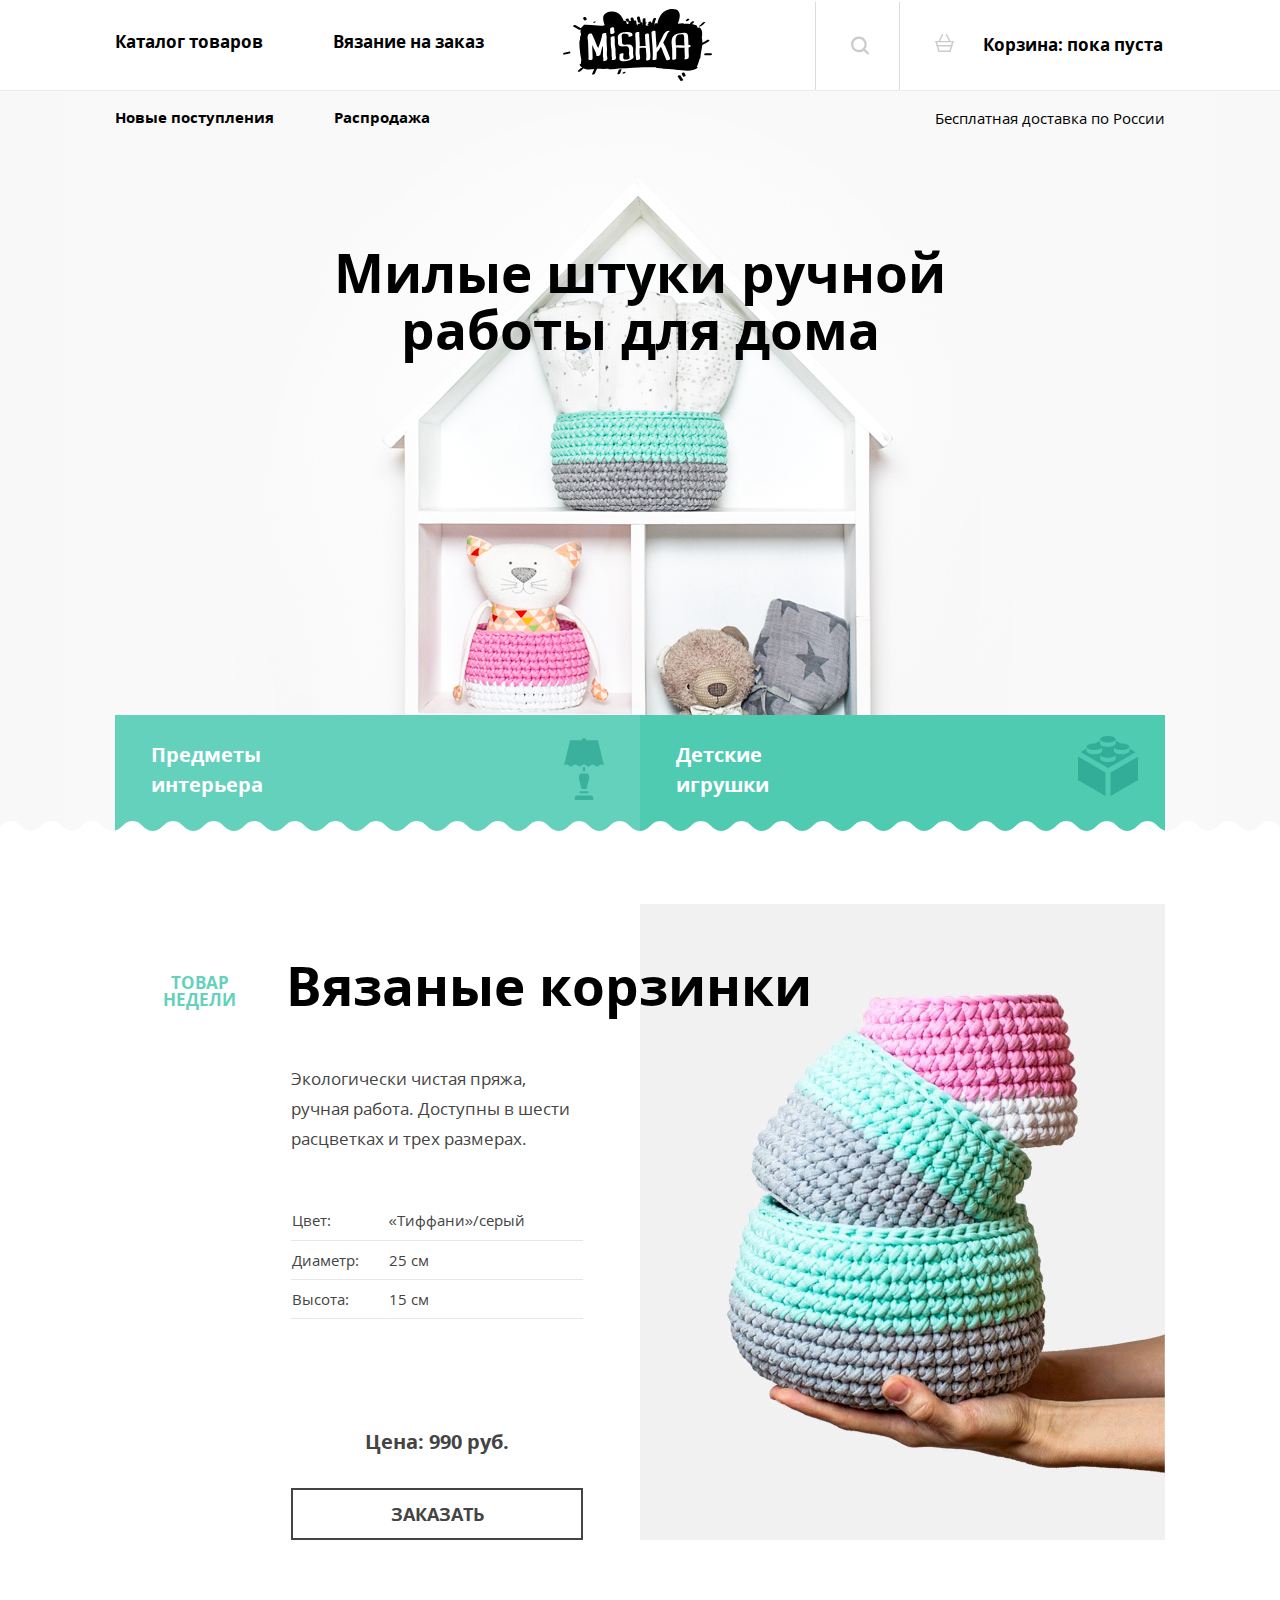
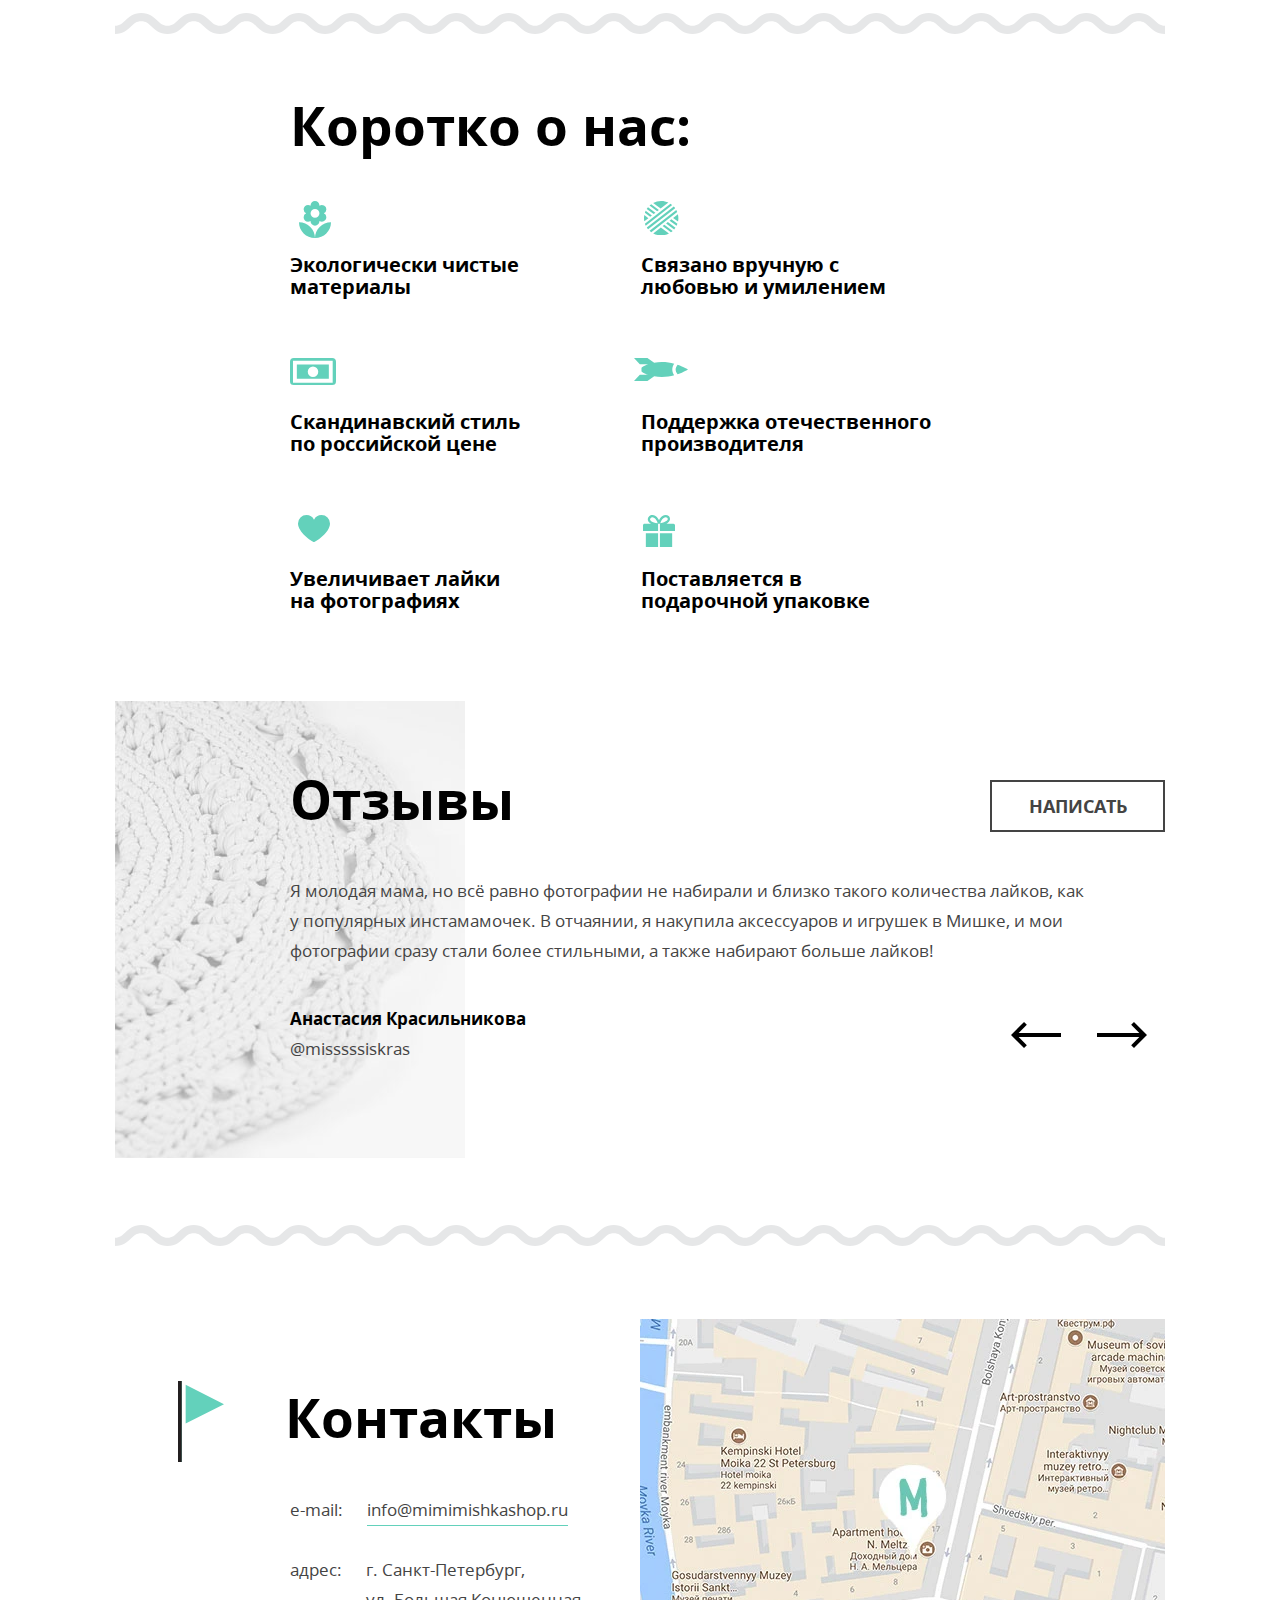
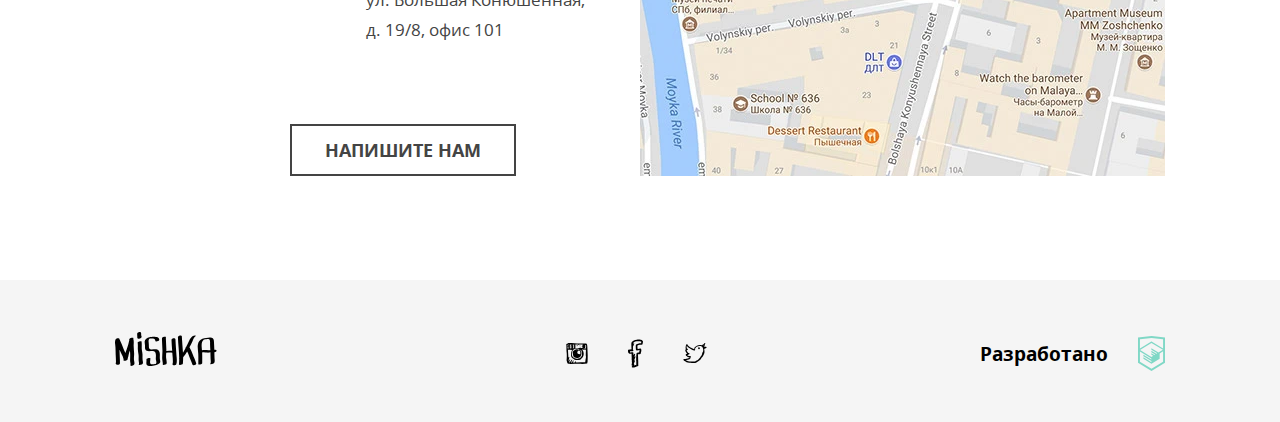
<file: index.html>
<!DOCTYPE html>
<html lang="ru">
  <head>
    <meta charset="utf-8">
    <meta name="viewport" content="width=device-width, initial-scale=1">
    <title>HTML Academy: Мишка</title>
    <link rel="preload" href="fonts/opensans.woff2" as="font" type="font/woff2" crossorigin="anonymous">
    <link rel="preload" href="fonts/opensansbold.woff2" as="font" type="font/woff2" crossorigin="anonymous">
    <link href="css/style.min.css" rel="stylesheet">
    <script src="js/picturefill.min.js" async=""></script>
  </head>
  <body>
    <div style="display: none">
      <svg xmlns="http://www.w3.org/2000/svg" xmlns:xlink="http://www.w3.org/1999/xlink"><symbol id="icon-cart" viewbox="264.205 370.961 20.294 18.849"><path d="M283.75 378.19h-3.151l-3.407-6.814a.75.75 0 1 0-1.341.671l3.071 6.143h-9.138l3.072-6.143a.75.75 0 0 0-1.341-.671l-3.407 6.814h-3.151a.75.75 0 0 0 0 1.5h.157l.855 2.991a.737.737 0 0 0-.316.595c0 .396.309.71.697.739l1.656 5.795h12.697l1.656-5.795a.745.745 0 0 0 .698-.739.738.738 0 0 0-.316-.596l.854-2.991h.157a.75.75 0 1 0-.002-1.499zm-4.181 10.121h-10.433l-1.224-4.284h12.881l-1.224 4.284zm1.653-5.785h-13.739l-.81-2.836h15.359l-.81 2.836z"></path></symbol><symbol id="icon-fb" viewbox="56.519 49.996 14.962 27.718"><path d="M68.181 55.188c1.026.029 1.993 0 2.681-.3.391-.818.556-1.854.619-2.989-.19-.015-.062-.337-.207-.399-.029-.202-.278-.195-.309-.398-.277-.165-.457-.422-.723-.598-.727-.162-1.44-.335-2.164-.499-.849.044-1.895-.103-2.58.1-2.619-.04-3.997 1.12-5.259 2.392-.023.078-.003.197-.105.199-.574 1.587-.125 3.621-.204 5.581.099.436.107.958.204 1.395-.998.296-2.212.387-3.402.499-.317.324-.178 1.089-.206 1.693.085.583.278 1.06.413 1.595.211.193.596.396.825.498.065.029.071.082.103.1.506.268 1.451.008 2.268.1-.136 1.978.256 3.915 0 5.68.007.327.295.382.208.798-.001.963-.067 1.99.208 2.69-.287.455-.497.982-.415 1.794.122.016.114.157.105.299-.075.47.643.175.515.698.162.456-.428.184-.413.498v.896c.53.285 1.462.182 2.268.199.908-.419 2.188-.479 2.785-1.196.459.235.916-.014 1.238-.199-.018-.315.273-.333.205-.698-.004-.328-.173-.496-.103-.896v-2.89c-.206-2.293-.048-4.938-.309-7.176.888-.105 1.917-.075 2.578-.398.357-.451.377-1.23.516-1.895.177-.226.221-.583.206-.996.19-.213.068-.729.104-1.096-.141-.595-.168-1.3-.825-1.39-.884-.235-2.043.595-2.991.299.049-1.134-.293-2.342 0-3.388.746-.181 1.446-.4 2.166-.602zm-3.818 4.783c.117.254.254.486.414.698.079.022.203.003.205.101a10.319 10.319 0 0 0 3.096-.299c0 .998-.271 1.733-.518 2.492-.662.045-1.467.3-1.958.198-.276.165-.372.506-.62.698-.049.441.142.495 0 .797-.201.137-.055.611-.205.796v1.496c.085.281-.146.258-.104.497v3.488c-.085.281.146.258.104.498v2.989c.063.271-.132.791.103.896-.07.364-.412-.021-.824.1-.528.122-.926.369-1.548.4.117-.353.32-.622.311-1.097.049-.381-.365-.312-.516-.49.193-.644.562-1.117.722-1.793.197-.515.714-1.298.31-1.794-.522-.105-.521.293-.826.398-.022.077-.002.196-.103.199-.023.077-.003.196-.103.199.01.12-.151.062 0 0 .022-.078.002-.197.103-.199.023-.077.002-.197.103-.199v-.299c.368-.575.67-1.214.826-1.993.191-.28.283-.656.412-.997.156-.262.34-.869.104-1.195-.517.033-.796.295-.93.697-.32-.189.161-.434.104-.697.138-.231.169-.566.309-.797.202-.413.564-1.304 0-1.596-.438-.023-.612.207-.723.498-.214.191-.43.383-.516.698-.373-.07-.143-.727-.206-1.097-.067-.52.122-.899 0-1.195-.56-.799-2.026-.105-3.197-.299-.108-.307-.222-.984-.104-1.195 1.045-.088 2.479.201 3.197-.199.024-.078.003-.197.104-.199.094-.723-.271-1-.515-1.396.232-.806.04-2.02.104-2.989.233-.141.328-.414.515-.598.112-.955.673-1.476.722-2.49-.273.001-.607-.055-.619.199-.302-.114-.382.479-.515.199-.112-.541.246-.626.309-.997.599-.418 1.212-.82 1.856-1.195 1.741-.244 4.648-.449 6.086.198.051.616-.287.854-.207 1.496h-1.546c-1.092.24-1.987.672-2.991.997-.24.066-.276.331-.516.398-.036.396-.225.646-.311.996-.079 1.431.133 2.589.102 3.978z"></path></symbol><symbol id="icon-feature-ball"><path d="M.286 14.069a17.244 17.244 0 0 0 .008 6.301l4.121-3.21-4.129-3.091zM24.403 1.585C19.62-.623 13.959-.559 9.149 1.992l7.513 5.625 7.741-6.032zm9.498 11.59l-4.811 3.748 4.936 3.695a17.248 17.248 0 0 0-.125-7.443zM9.209 32.414c4.844 2.534 10.724 2.65 15.73.113l-8.096-6.062-7.634 5.949zM7.914 14.433L1.681 9.767c-.32.669-.595 1.356-.825 2.056l5.308 3.974 1.75-1.364zm10.679 10.669l8.336 6.242a17.184 17.184 0 0 0 1.74-1.372l-8.326-6.234-1.75 1.364zm-7.18-13.395L4.002 6.158a17.073 17.073 0 0 0-1.269 1.723l6.931 5.189 1.749-1.363zm10.68 10.668l8.092 6.059c.471-.544.904-1.112 1.297-1.701l-7.639-5.721-1.75 1.363zM14.913 8.98L7.196 3.203a17.436 17.436 0 0 0-1.709 1.394l7.676 5.747 1.75-1.364zm10.679 10.669l6.972 5.221c.33-.662.615-1.341.855-2.033l-6.077-4.55-1.75 1.362zm.856-16.943L.88 22.626c.233.698.513 1.386.839 2.059l26.52-20.663a17.006 17.006 0 0 0-1.791-1.316zm4.295 3.918a17.418 17.418 0 0 0-.939-1.106L2.786 26.567a17.144 17.144 0 0 0 1.279 1.717l27.09-21.108c-.134-.186-.269-.37-.412-.552zm1.555 2.375L5.552 29.838c.544.501 1.114.962 1.708 1.382l25.962-20.228a17.158 17.158 0 0 0-.924-1.993z" fill="#63d1bb"></path></symbol><symbol id="icon-feature-flower" viewbox="8.014 4.35 31.972 37.301"><path fill="#63d1bb" d="M24 41.65c8.827 0 15.986-7.159 15.986-15.986C31.158 25.664 24 32.822 24 41.65zM12.641 20.78a4.442 4.442 0 0 0 4.44 4.441c.932 0 1.803-.294 2.513-.782l-.036.337c0 2.451 1.99 4.441 4.441 4.441s4.44-1.99 4.44-4.441l-.036-.337a4.396 4.396 0 0 0 2.514.782c2.451 0 4.44-1.99 4.44-4.441a4.418 4.418 0 0 0-2.54-3.997 4.434 4.434 0 0 0 2.54-3.997 4.441 4.441 0 0 0-6.954-3.659l.037-.337a4.441 4.441 0 0 0-8.881 0l.036.337a4.392 4.392 0 0 0-2.513-.781 4.442 4.442 0 0 0-4.44 4.44 4.42 4.42 0 0 0 2.54 3.997 4.42 4.42 0 0 0-2.541 3.997zM24 12.343a4.441 4.441 0 0 1 4.44 4.44 4.441 4.441 0 0 1-8.881 0c0-2.451 1.99-4.44 4.441-4.44zM8.014 25.664c0 8.827 7.158 15.986 15.986 15.986 0-8.828-7.158-15.986-15.986-15.986z"></path></symbol><symbol id="icon-feature-gift" viewbox="239.665 239.757 32.666 32.486"><path fill="#63d1bb" d="M242.56 272.243h12.504v-13.91H242.56v13.91zm28.182-23.62h-7.335c.521-.267.984-.549 1.396-.845 1.588-1.133 2.424-2.57 2.42-3.999.002-1.169-.556-2.202-1.359-2.901a4.585 4.585 0 0 0-3.016-1.121c-1.22-.001-2.352.421-3.32 1.069-1.459.979-2.606 2.451-3.424 4.067-.039.079-.078.157-.115.236a12.944 12.944 0 0 0-1.041-1.792c-.691-.985-1.523-1.86-2.497-2.511-.97-.646-2.103-1.069-3.322-1.069-1.213.004-2.323.514-3.155 1.295-.828.783-1.41 1.885-1.412 3.135-.002.73.211 1.494.649 2.188.552.872 1.424 1.628 2.633 2.248h-6.588c-.878 0-1.591.712-1.591 1.59v5.897h15.396v-7.488h1.873v7.488h15.396v-5.897a1.585 1.585 0 0 0-1.588-1.59m-22.362-2.339c-.622-.391-1-.785-1.22-1.135-.22-.354-.294-.662-.296-.963-.004-.504.248-1.042.691-1.461.437-.415 1.028-.667 1.562-.667h.013c.685 0 1.366.231 2.046.683 1.018.671 1.975 1.85 2.645 3.187.342.676.609 1.39.789 2.087-3.082-.321-5.078-1.002-6.23-1.731m10.537-1.627c.557-.797 1.21-1.466 1.887-1.916.68-.451 1.362-.683 2.047-.683h.006c.574 0 1.117.22 1.494.55.377.336.571.739.573 1.171-.004.512-.272 1.259-1.467 2.132-1.138.825-3.101 1.673-6.127 2.265a10.57 10.57 0 0 1 1.587-3.519m-1.98 27.586h12.506v-13.91h-12.506v13.91z"></path></symbol><symbol id="icon-feature-heart" viewbox="47.475 50.071 33.05 27.857"><path fill="#63d1bb" d="M80.525 58.808a8.736 8.736 0 0 0-8.736-8.736A8.727 8.727 0 0 0 64 54.865a8.727 8.727 0 0 0-7.789-4.793 8.736 8.736 0 0 0-8.736 8.736c0 9.127 14.657 19.121 16.525 19.121 1.869 0 16.525-9.95 16.525-19.121z"></path></symbol><symbol id="icon-feature-money" viewbox="46.212 56.834 46.575 27.332"><path d="M88.882 56.834H50.116a3.905 3.905 0 0 0-3.904 3.905V80.26a3.905 3.905 0 0 0 3.904 3.905h38.766a3.906 3.906 0 0 0 3.905-3.905V60.739a3.906 3.906 0 0 0-3.905-3.905zm-39.647 24.95V59.551h40.202v22.233H49.235z"></path><path d="M53.14 77.88h32.395V63.456H53.14V77.88zM69.5 65.354a5.315 5.315 0 1 1 0 10.63 5.315 5.315 0 0 1 0-10.63z"></path></symbol><symbol id="icon-feature-rocket" viewbox="612.532 500.386 54.156 23.183"><path d="M652.844 506.098c-3.647-.971-7.839-1.667-12.359-1.666a46.394 46.394 0 0 0-7.71.623l-6.784-4.668-13.456.005 5.811 6.184h8.447c-4.58 1.598-6.759 3.515-6.759 3.515l.002 3.777s2.313 1.912 6.931 3.518l-8.623-.005-5.811 6.188 13.455.002 6.816-4.692c2.261.398 4.822.647 7.681.648 4.522-.001 8.712-.697 12.36-1.667-1.176-1.775-1.915-3.743-1.918-5.877.003-2.141.738-4.112 1.917-5.885zm3.423 1.034c-1.284 1.605-1.969 3.25-1.965 4.84-.007 1.597.677 3.238 1.968 4.847 6.399-2.162 10.419-4.841 10.419-4.841s-4.019-2.68-10.422-4.846z" fill="#63d1bb"></path></symbol><symbol id="icon-flag" viewbox="-11.34 -28.346 46.68 81.691"><path fill="#63D1BB" d="M-3.561-24.455v38.9l38.9-19.451-38.9-19.449zm-7.779 77.801v-81.691h3.805v81.691h-3.805z"></path><path fill="#231F20" d="M-11.34-28.346h3.805v81.691h-3.805z"></path></symbol><symbol id="icon-insta" viewbox="53.115 53.19 21.769 21.334"><path d="M74.881 65.336c-.013-2.395-.344-4.788-.303-7.135a37.854 37.854 0 0 0-.152-2.278c-.105-.3-.111-.699-.152-1.062-.26-.17-.222-.64-.456-.835-.423-.233-1.201-.114-1.744-.22-.657-.026-1.254-.115-1.899-.153-1.936-.101-3.973-.076-5.996-.076-2.001 0-3.954-.145-5.695-.379h-2.202c-.097.004-.105.098-.227.076-.599.034-1.077.188-1.595.303-.21.119-.421.235-.683.304-.136.192-.513.145-.607.379-.186.212.185.451 0 .607v.911c.173.13.027.58.075.835v.987c-.017 1.281.134 2.397.076 3.72.467 2.762.374 6.537.076 9.413.155.579.363 1.105.455 1.746.256.479.335 1.133.683 1.52.502.206 1.233.186 1.898.229.383.098.667.293 1.14.3 2.843-.21 5.496-.154 8.427-.229 2.704.24 5.802.188 8.275-.228.195-.134.128-.529.228-.76-.056-.385.207-.449.228-.759.131-2.395.164-4.789.15-7.216zm-12.982-6.225c.757-.153 1.48-.341 2.429-.304.71.076 1.287.283 1.897.456.116.184-.243.547.153.684v.076c.059.017.149.002.151.076.445.035.794.167 1.063.379.45.055.536.476 1.138.3-.091.213-.084.524-.075.835.324 1.183.475 2.81.303 4.252-.164.163-.215.442-.303.683-.311.322-.481.785-.836 1.062-.095.236-.25.408-.454.533-.116.213-.206.452-.457.53-.298.163-.577.011-.834-.076-.446.162-.904.312-1.215.607-.816-.096-1.648-.175-2.43-.304-.242-.139-.487-.273-.835-.305a1.997 1.997 0 0 0-.836-.455c-.101-.127-.337-.118-.455-.229-.198-.029-.229-.227-.456-.229-.118-.412-.443-.618-.532-1.062-.226-.331-.308-.805-.455-1.215-.043-1.434.091-2.692.379-3.796.346-.591.779-1.094 1.138-1.67.249.021.365-.09.38-.304.306.053.434-.072.684-.075.257.008.269-.309.458-.449zm-1.67-2.733c-.117-.263-.066-.691-.075-1.062-.007-.285.278-.279.304-.532-.003-.074-.093-.059-.152-.076.126-.146.701-.097.834 0 .132.537-.354.455-.531.684.011.167.322.032.456.076.029.854-.059 1.496 0 2.202h-.456c-.007.234.229.226.456.228-.059.286.092.363.075.607-.226.153-.716.042-1.062.075-.103-.594.235-1.375.151-2.202zm-.683-1.594c.088-.013.134.016.151.076.179.253.01.683-.076.911-.173-.179-.026-.682-.075-.987zm.152 1.822c-.132-.069-.168-.237-.152-.456.132.071.167.238.152.456zm0 1.367c-.058.139-.082-.045-.076-.152.058-.139.081.045.076.152zm-.152.228c.175-.024.084.219.228.227-.009.193-.283.179-.38.077.039-.112.113-.193.152-.304zm-2.354-1.216c.006-.108.013-.214-.076-.228-.073-.733.13-1.415 0-1.973.25-.155.769-.042 1.139-.077v1.139c-.088.064-.203.101-.379.077-.054.28.324.131.379.304.008.853-.056 1.777.152 2.429-.565-.059-.906.107-1.442.076.097-.612-.019-1.435.531-1.594-.012-.141-.257-.047-.304-.153zm-.531 0c-.204.021-.217-.534-.077-.607.328.006.249.501.077.607zm-.152.988c.077-.312.034-.304.075-.683.228.013.26.77-.075.683zm.228-2.05c-.263.054-.273-.266-.153-.38.263-.053.272.267.153.38zm0-1.139c.033.159-.052.201-.076.304-.176.023-.084-.219-.229-.229.025-.102.191-.062.305-.075zm-.228 3.721c.148-.031.11.345-.076.227a.363.363 0 0 0 .076-.227zm-.684-3.721c.029.259-.438.32-.379 0h.379zm-.987.076c-.034.219-.326.179-.379.379-.214-.17.084-.468.379-.379zm-.455.759c.226-.205.451-.41.684-.607-.021-.123.071-.131.076-.228h.229c.102.381-.261.296-.305.531.021.122-.072.131-.075.227.02.335.121.588.075.988-.27.008-.276.28-.607.227.022-.428-.135-.674-.077-1.138zm.076 3.265V57.29c.195-.185.396-.364.607-.532.295.489.179 1.392.455 1.897-.275.157-.75.111-1.062.229zM72.68 69.968c-.109.954-.158 1.968-.379 2.809-2.89.123-6.02.005-8.883.153-.199.045-.273-.031-.229-.229-.253 0-.258.247-.531.229.201-.336.438-.898.151-1.291-.797.013-.797.821-1.138 1.291-.686-.053-1.137.127-1.823.075.18-.705.75-1.021.911-1.745-.395-.55-.989.138-1.214.455-.204.48-.557.81-.76 1.29H57.8c.238-.469.489-.926.759-1.366.171-.512.625-.741.683-1.367-.157-.28-.42-.029-.683 0-.123.182-.272.335-.38.531-.232.376-.501.714-.684 1.14-.181.208-.335.003-.53.227-.389.271-.581.736-.988.987-.174-.06.039-.356.153-.38.045-.181-.096-.55.075-.607.063-.366.212-.647.379-.91.119-.742.521-1.199.684-1.898-.559.099-.674.643-.988.987-.212.445-.542.772-.683 1.291-.174-.131-.028-.58-.076-.836.122-.586.298-1.119.38-1.746.133-.22.173-.535.228-.834.168-.209.046-.61-.077-.761-.226.027-.374.133-.455.304-.192-.032-.193.506-.304.304-.045-2.587-.451-4.812-.456-7.438.026-.331-.183-.424-.228-.685 1.629.028 3.121.091 4.783.229-.089.139-.199.257-.304.379-.144.07-.226.173-.378.304-.604 1.653-.975 3.984-.607 6.15.229.58.589 1.029.986 1.441.907.485 1.635 1.149 2.506 1.671 1.701.361 3.84.369 5.541 0 .236-.12.484-.226.685-.38 1.364-1.242 2.753-2.459 2.961-4.859v-1.367c-.197-1.598-.688-2.905-1.747-3.644.331-.22 1.099.043 1.67.076.223.013.447.014.684 0 .408-.024.928-.055 1.443 0 .144.187.113.544.228.76-.062 1.684-.192 3.3-.152 5.087.103.454.127.986.229 1.441-.091.973-.237 1.89-.457 2.732zm.379-11.16c-.639-.12-1.232-.284-1.897-.379.072-.333.799-.01.987-.228.385-.223.295-.92.304-1.51.032-.348.114-.644.076-1.063-.401-.951-1.783-.421-2.886-.455-.225.718-.47 1.8-.304 2.657.169.49 1.024.292 1.519.456-.14.332-.688.057-.987.076-.296-.083-.707-.052-.986-.151-2.285.078-4.284.004-6.529.151.117-1.248.063-2.465-.076-3.645h3.112c-.344.364-.912.507-1.29.835-.44.244-.861.505-1.139.911.249.134.535-.245.759-.379.355-.074.479-.381.835-.455.423-.438 1.096-.625 1.67-.912.378-.022.697.013.987.077 1.283.007 2.456.126 3.796.076.614.145 1.45.069 1.974.304.107.298.231.579.305.911.008.986-.149 1.816-.23 2.723zm-5.845-3.72c.11-.047-.009-.092 0 0zm0 0c-.529.154-1.019.348-1.367.682.484-.198 1.059-.306 1.367-.682zm1.062.607c.111-.047-.007-.091 0 0zm-1.746.911c.727-.158 1.181-.591 1.746-.911-.437.019-.592.32-.987.379-.215.217-.6.26-.759.532zm-.683-.835c-.111.047.007.092 0 0zm-.683.607c.11-.046-.008-.092 0 0zm-.075.076c.063.014.07-.03.075-.076-.064-.014-.072.03-.075.076zm-.077.076c.064.014.072-.03.077-.076-.067-.013-.072.029-.077.076zm-.834.608c.346-.134.613-.348.834-.607a2.018 2.018 0 0 0-.834.607zm2.276.987c.533-.049.749-.416 1.215-.531.284-.298.784-.381.987-.76-.56.023-.766.399-1.216.531-.284.297-.751.413-.986.76zm-2.276-.987c-.317-.074-.016.227 0 0zm-.533.379c.021.021.115-.037.076-.077-.021-.02-.116.038-.076.077zm2.809.608c-.11.047.007.091 0 0zm-1.14 1.821c-.223-.231-.676-.233-.986-.379-.697-.038-1.223.093-1.746.229-.304.151-.607.304-.91.454-.266.166-.444.417-.76.532-.205.225-.352.51-.684.607-.004.223-.173.281-.304.379-.089.115-.094.312-.227.381-.007.12.036.29-.076.303.108 1.512.291 2.948.683 4.177.287.623.975.846 1.442 1.29.589.297 1.328.444 2.126.531.277-.052.553-.105.911-.076a5.088 5.088 0 0 0 2.81-1.441c.1-.281.252-.508.455-.684-.254-.671.293-1.098.455-1.59.002-1.344-.201-2.48-.607-3.415-.256-.579-.92-.751-1.366-1.139-.059-.018-.15-.003-.151-.077-.269-.136-.733-.239-1.065-.082zm-3.415 4.327c-.113-.063-.109-.244-.152-.379.256-.078.118.237.152.379zm.076.305c.041-.117.079-.006.076.075-.04.118-.079.005-.076-.075zm.456-2.051c.015-.086.075-.042.075 0-.014.087-.075.043-.075 0zm1.67-2.125c-.203.258.041.576.077.836-.305-.039-.574-.887-.077-.836zm.379 3.948c-.04-.038.055-.097.076-.076.04.038-.054.097-.076.076zm.759 2.884c.034-.109.066.008.152 0-.018.097-.15.077-.152 0zm2.201-2.581c-.233-.057-.145.208-.379.152.069-.159.118-.338.229-.455.134.019.172.13.15.303zm-1.137-3.796c.211.119.441.217.606.381.085.219.243.363.38.529.058.778.179 1.492.151 2.354-.257.099-.438.271-.683.381-.78-.006-1.358-.212-1.897-.456-.171-.259-.355-.505-.532-.759v-1.062c.17-.185.319-.391.456-.607.228-.127.508-.201.454-.607-.038-.062-.078-.124-.075-.229.158.045.245.159.379.229.323.017.41-.2.761-.154z"></path></symbol><symbol id="icon-interior" viewbox="-259.404 -19.675 40.219 62.411"><path d="M-244.227 18.283c-.286.966-.245 2.191.027 3.639.494 2.635 1.687 6.041 2.358 9.67h5.062c.696-3.641 1.949-7.05 2.471-9.683.287-1.445.33-2.66.041-3.617-.275-.899-.89-1.618-2.021-2.303h-5.997c-1.075.679-1.674 1.391-1.941 2.294zm11.832 19.995h-13.799c-1.293 0-2.299.976-2.299 2.229v2.229h18.397v-2.229c0-1.253-1.006-2.229-2.299-2.229zm7.133-55.724h-11.732c0-1.244-1.015-2.229-2.3-2.229-1.283 0-2.3.985-2.3 2.229h-11.737l-6.073 25.517c.794-.461 1.589-.992 2.632-.992 1.359 0 2.243.818 2.924 1.375.682.557 1.162.849 1.447.849.292.001.769-.287 1.451-.836.681-.548 1.564-1.358 2.915-1.358 1.349 0 2.237.806 2.919 1.354.684.549 1.161.84 1.451.84.146 0 .338-.073.58-.214.242-.141.53-.353.872-.626.512-.411 1.139-.967 1.99-1.218.284-.085.593-.136.93-.136 1.347 0 2.238.805 2.92 1.354.683.548 1.159.84 1.451.84.287-.002.766-.296 1.445-.85.684-.554 1.571-1.367 2.925-1.367 1.356 0 2.239.817 2.919 1.371.342.276.631.489.872.631.24.143.431.214.575.214.288 0 .762-.293 1.442-.854.68-.559 1.567-1.384 2.929-1.384 1.044 0 1.839.533 2.632.997l-6.079-25.507zm-10.619 51.266h-6.864c-.657 0-1.15.479-1.15 1.115 0 .635.493 1.113 1.15 1.113h6.9c.655 0 1.15-.479 1.15-1.113 0-.636-.495-1.115-1.15-1.115h-.036zm-3.414-24.484c-.146 0-.338.074-.58.213-.157.094-.37.261-.57.41v3.731h2.299V9.959c-.505-.378-.908-.623-1.149-.623z" fill="#149080"></path></symbol><symbol id="icon-left-arrow"><path d="M50 11.002H7.659l8.174-8.174L13.005 0 0 12.998l.003.003-.003.004 13.005 12.998 2.828-2.828-8.172-8.173H50z"></path></symbol><symbol id="icon-mail"><path d="M28 5H4a4 4 0 0 0-4 4v13a4 4 0 0 0 4 4h24a4 4 0 0 0 4-4V9a4 4 0 0 0-4-4zM2 10.25l6.999 5.25L2 20.75v-10.5zM30 22c0 1.104-.898 2-2 2H4c-1.103 0-2-.896-2-2l7.832-5.875 4.368 3.277a3 3 0 0 0 3.599 0l4.369-3.277L30 22zm0-1.25l-7-5.25 7-5.25v10.5zm-12.801-2.148c-.35.263-.763.4-1.199.4s-.851-.139-1.2-.4L10.665 15.5l-.833-.625L2 9.001V9c0-1.103.897-2 2-2h24c1.102 0 2 .897 2 2l-12.801 9.602z"></path></symbol><symbol id="icon-map-pin"><path fill="#FFF" d="M56.334 9.228c-12.892-12.305-33.773-12.305-46.667 0-12.891 12.297-12.891 32.248 0 44.542 0 0 23.318 21.832 23.318 47.031 0-25.199 23.343-47.031 23.343-47.031 12.897-12.294 12.897-32.245.006-44.542z"></path><path fill="#6BC6B3" d="M47.036 45.522c-.636-3.277.13-6.947.027-10.284-.115-3.755-.713-7.485-.665-11.246.039-3.044.545-6.173-.503-9.091.065-.332.134-.662.195-.995.271-1.463-4.577-.689-5.338.649-.479.393-.726.861-.523 1.339.051.121.097.243.142.365-.917 4.485-2.197 8.827-3.668 13.174-.563 1.663-1.244 3.288-1.817 4.946-.814-1.545-1.638-3.071-2.3-4.728-1.922-4.805-3.656-9.661-6-14.285.266-2.14-4.484-1.916-5.421.044-1.132 2.371-.986 4.763-.613 7.299.42 2.858.494 5.668.528 8.554.066 5.566.502 11.119.584 16.684-.496.552-.646 1.233-.127 1.924.226.302.505.535.799.769 1.265 1.013 4.899.15 4.893-1.779-.02-5.771-.437-11.531-.589-17.299-.015-.565-.025-1.129-.034-1.694.08.203.159.406.24.607.896 2.245 1.833 4.427 3.059 6.514 1.214 2.068 1.824 4.289 2.523 6.547-.265.303-.423.647-.326.991-.055.251.099.409.352.504.894.766 2.578.383 3.513-.01a8.28 8.28 0 0 0 1.155-.593c.483-.297 1.236-.95 1.021-1.622a44.64 44.64 0 0 1-.121-.391c.657-1.776.992-3.625 1.352-5.5.381-2 1.095-3.892 1.812-5.786.073.867.149 1.732.219 2.597.285 3.575.046 7.099.011 10.674a16.22 16.22 0 0 0 .306 3.445c.096.479.514 2.53.394 2.642-.855.79-.606 1.759.539 2.011 1.279.281 2.912-.148 3.877-1.039 1.675-1.548.882-3.98.504-5.937z"></path></symbol><symbol id="icon-menu-close"><path fill="#231F20" d="M20.513 1.414L19.099 0l-8.843 8.842L1.414 0 0 1.414l8.842 8.842L0 19.098l1.414 1.414 8.842-8.842 8.843 8.842 1.414-1.414-8.842-8.842z"></path></symbol><symbol id="icon-menu-open"><path fill="#231F20" d="M0 0h19.958v2H0zm0 6h19.958v2H0zm0 6h19.958v2H0z"></path></symbol><symbol id="icon-phone"><path d="M17.321 24.333h-1.115c-4.904-.58-8.497-2.857-11.11-5.772C2.473 15.637.402 11.875 0 6.817V5.459c.091-.921.544-1.55 1.067-2.086.65-.666 1.63-1.522 2.522-1.553.659-.022 1.78.451 2.232 1.066.388.53.595 1.59.775 2.378.185.797.6 1.95.485 2.717-.176 1.196-1.764 1.703-2.231 2.572 1.551 3.721 4.089 6.456 7.472 8.345.847-.465 1.595-1.864 2.767-1.892.428-.012.972.209 1.406.34.477.143.891.326 1.311.484.705.266 1.957.621 2.378 1.213.433.61.681 1.608.581 2.231-.194 1.234-2.227 2.603-3.444 3.059zM12.529 1.528c5.949 0 10.771 4.822 10.771 10.771h1.529C24.829 5.507 19.323 0 12.529 0v1.528z"></path><path d="M12.529 9.327v1.552a1.42 1.42 0 0 1 1.421 1.42h1.553a2.973 2.973 0 0 0-2.974-2.972zm0-3.081a6.054 6.054 0 0 1 6.056 6.054h1.588a7.642 7.642 0 0 0-7.644-7.641v1.587z"></path></symbol><symbol id="icon-play" viewbox="247.3 382.56 100.678 76.891"><path fill="#63D1BB" d="M344.255 400.708s-.92-7.008-3.785-10.078c-3.632-4.041-7.674-4.066-9.541-4.297-13.326-1.023-33.303-1.023-33.303-1.023h-.051s-19.978 0-33.304 1.023c-1.867.23-5.908.256-9.54 4.297-2.84 3.096-3.786 10.078-3.786 10.078s-.896 8.211-.896 16.422v7.699c0 8.21.947 16.421.947 16.421s.921 7.009 3.785 10.078c3.632 4.041 8.364 3.913 10.487 4.349 7.622.767 32.356 1.022 32.356 1.022s20.003-.025 33.329-1.048c1.867-.23 5.908-.256 9.54-4.298 2.84-3.069 3.786-10.078 3.786-10.078s.946-8.21.946-16.421v-7.699c-.023-8.236-.97-16.447-.97-16.447z"></path><path fill="#FFF" d="M297.614 459.449h-.016c-1.015-.011-24.946-.266-32.604-1.037l-.14-.014-.137-.028c-.271-.056-.668-.107-1.126-.167-2.503-.328-7.159-.938-10.839-5.019-3.354-3.616-4.377-10.771-4.483-11.576l-.005-.043c-.039-.342-.965-8.463-.965-16.736v-7.699c0-8.266.875-16.378.912-16.72l.009-.071c.108-.802 1.155-7.928 4.474-11.557 3.996-4.439 8.531-4.899 10.712-5.121.192-.02.37-.037.529-.058l.126-.013c13.277-1.019 33.312-1.031 33.514-1.031h.051c.201 0 20.236.013 33.514 1.031l.126.013c.159.021.337.038.529.058 2.179.221 6.71.682 10.704 5.112 3.354 3.616 4.377 10.771 4.483 11.577l.005.043c.039.342.965 8.459.99 16.753v7.708c0 8.273-.926 16.395-.965 16.736l-.007.053c-.108.805-1.156 7.953-4.478 11.562-3.994 4.435-8.527 4.896-10.707 5.117-.193.02-.371.037-.53.057l-.126.013c-13.276 1.02-33.334 1.057-33.535 1.058l-.015-.001zm-31.944-6.497c7.477.729 31.216.989 31.968.997.657-.001 20.135-.049 33.047-1.036.178-.021.371-.041.58-.062 1.836-.186 4.608-.468 7.186-3.335l.026-.029c1.825-1.974 2.853-6.928 3.075-8.552.059-.514.926-8.358.926-16.08v-7.699c-.023-7.76-.896-15.627-.951-16.109-.32-2.382-1.434-6.789-3.066-8.539l-.035-.038c-2.577-2.868-5.351-3.149-7.186-3.336a34.367 34.367 0 0 1-.58-.062c-13.066-.998-32.834-1.011-33.033-1.011h-.051c-.198 0-19.967.013-33.033 1.011a33.29 33.29 0 0 1-.58.062c-1.835.187-4.607.468-7.186 3.336l-.019.021c-1.828 1.993-2.855 6.924-3.082 8.552-.062.591-.875 8.399-.875 16.089v7.699c0 7.749.871 15.598.926 16.083.32 2.381 1.433 6.789 3.066 8.539l.035.039c2.322 2.584 5.303 2.975 7.479 3.259.481.061.939.121 1.363.201z"></path><path fill="#FFF" d="M285.733 403.138v35.708l29.747-17.854z"></path></symbol><symbol id="icon-right-arrow"><path d="M0 11.002h42.341l-8.175-8.174L36.995 0 50 12.998l-.004.003.004.004-13.005 12.998-2.829-2.828 8.173-8.173H0z"></path></symbol><symbol id="icon-search" viewbox="-0.8 -0.8 17.6 17.6"><path d="M16.47 14.93l-3.415-3.415A7.67 7.67 0 0 0 14.6 6.899C14.6 2.646 11.153-.8 6.9-.8S-.8 2.646-.8 6.899s3.446 7.7 7.699 7.7c1.734 0 3.326-.58 4.613-1.546l3.417 3.416c.203.202.418.33.771.33a1.1 1.1 0 0 0 1.1-1.1c0-.24-.061-.499-.33-.769zM1.399 6.899a5.5 5.5 0 1 1 11 0c0 3.038-2.462 5.5-5.5 5.5s-5.5-2.461-5.5-5.5z"></path></symbol><symbol id="icon-tick"><path d="M32.666 1.414L31.252 0 11.338 19.914 1.414 9.989 0 11.403l9.924 9.925 1.414 1.414h.001l1.414-1.414h-.001z"></path></symbol><symbol id="icon-toy" viewbox="226.001 226.19 60 59.62"><path fill="#149080" d="M226.001 269.871l27.438 15.934v-23.346l-27.438-15.94v23.352zm51.346-31.244v2.453c0 1.817-3.458 3.29-7.73 3.29-4.266 0-7.727-1.473-7.727-3.29v-4.059h.024c.26 1.714 3.604 3.073 7.702 3.073 4.272 0 7.729-1.474 7.729-3.285 0-1.819-3.457-3.289-7.729-3.289-.339 0-.675.01-1.002.03l-4.975-2.888v3.086c0 1.817-3.454 3.29-7.723 3.29-2.683 0-5.045-.583-6.433-1.467a3.928 3.928 0 0 0-.732-.586c-.363-.381-.565-.797-.565-1.236v-2.986l-4.807 2.792a21.384 21.384 0 0 0-1.054-.033c-4.267 0-7.727 1.469-7.727 3.289 0 1.811 3.46 3.285 7.727 3.285 4.099 0 7.446-1.358 7.705-3.073h.022v4.059c0 1.817-3.455 3.29-7.727 3.29-4.267 0-7.727-1.473-7.727-3.29v-2.42l-5.952 3.452 27.531 15.986 27.351-15.882-6.181-3.591zm-13.644 10.166c0 1.817-3.46 3.287-7.727 3.287-4.269 0-7.729-1.47-7.729-3.287v-4.059h.024c.26 1.715 3.603 3.076 7.705 3.076 4.101 0 7.443-1.361 7.705-3.076h.021v4.059h.001zm-5.145 13.873v23.144L286 269.871v-23.144l-27.442 15.939zm-2.641-29.904c4.269 0 7.723-1.47 7.723-3.286 0-1.814-3.454-3.287-7.723-3.287-4.27 0-7.729 1.472-7.729 3.287-.001 1.816 3.459 3.286 7.729 3.286"></path></symbol><symbol id="icon-twitter" viewbox="52.253 53.771 23.494 20.168"><path d="M75.706 57.855c-.227-.366-.909-.277-1.407-.371h-1.112c.142-.353.343-.646.52-.963.056-.438.254-.734.223-1.26.129-.167.176-.417.296-.593.104-.144.242-.477.074-.667-.051-.221-.295-.249-.593-.222a.515.515 0 0 0-.222.148c-.448.433-.778 1.014-1.261 1.408-.009.008-.062 0-.074 0-.087.005-.033.046-.075.074-.146.098-.257.152-.369.223-.284.176-.547.445-.891.519-.529-.211-1.156-.326-1.852-.37-1.157.102-2.303.215-3.038.741-.911.35-1.477 1.042-2.149 1.63-.049.32-.342.398-.37.741-.005.045-.012.088-.073.074.043.241-.051.345-.074.519-.001.133.199.431 0 .52-.822-.12-1.485-.63-2.149-.964-.718-.36-1.468-.604-2.074-1.111-.716-.322-1.26-.816-1.778-1.334-.208-.312-.542-.496-.667-.89-.379-.164-.175-.912-.741-.889-.315-.043-.345.199-.444.37-.07.227-.361.232-.371.519-.004.046-.011.088-.074.075-.17 1.089-.527 1.992-.519 3.26.129.415.35.738.593 1.038-.418.051-.716.222-.89.519-.06 1.073.378 1.647.742 2.297.134.384.352.685.593.963.017.229.206.288.296.445.019.105.123.125.149.223-.04.105.289.18.073.221-.413.131-1.016.07-1.259.371-.109.279-.109.833 0 1.111.034.237.282.262.296.519.499.417 1.082.747 1.631 1.112.574.166 1.211.271 1.852.37-.102.343-.338.551-.593.741-.78.381-1.849.474-2.742.74-.555.038-.956.23-1.556.223-.333.127-.854.075-1.112.223-.122.068-.102.096-.222.221-.134.412.111.74.444.89-.005.253.219.276.371.371.089.183.254.29.445.37.544.468 1.268.759 1.927 1.112.83.183 1.648.376 2.52.519.896.116 1.901.124 2.816.222h.963c.511.132 1.23.054 1.853.074.095-.102.322-.073.519-.074.522-.269 1.196-.385 1.631-.74.574-.241.989-.642 1.557-.89.866-.765 1.937-1.324 2.519-2.37.205-.189.351-.438.445-.74.265-.156.385-.454.593-.667.404-.41.706-.924 1.037-1.4.319-.496.576-1.054.89-1.556-.01-.405.306-.484.296-.89.193-.226.177-.662.371-.88-.033-.255.029-.415.074-.594.047-1.281-.047-2.422-.297-3.407.588-.155 1.181-.302 1.631-.593.52-.206.993-.603.808-1.281zm-3.408 4.076c-.153.859-.615 1.41-1.038 2.001.059.379-.104.538-.073.889a4.303 4.303 0 0 0-.371 1.037c-.203.267-.332.606-.519.89-.366.548-.777 1.051-1.186 1.557-.378.56-.912.965-1.334 1.481-.42.493-.942.885-1.407 1.334-.474.17-.89.396-1.26.667a5.06 5.06 0 0 0-.667.296c-.177.146-.499.145-.668.29-1.086.147-2.3.17-3.555.148-1.031-.105-2.115-.159-3.039-.371-.922-.189-1.511-.712-2.297-1.037.153-.242.634-.154.963-.222.031-.166.394-.003.444-.149.257.06.285-.109.52-.07.563-.201 1.23-.302 1.705-.593.282-.138.406-.434.667-.593.033-.189.104-.341.222-.444.047-.275.201-.441.148-.815.111-.21.299-.343.296-.667-.074-.147-.128-.316-.296-.371-.026-.196-.377-.067-.444-.222-.255.032-.416-.029-.593-.075-.154-.043-.487.092-.519-.073-.842-.023-1.3-.43-1.853-.74.431-.262 1.032-.353 1.333-.742.516-.076 1.058-.129 1.112-.666 0-.717-.771-.661-1.333-.815-.773-.66-1.194-1.672-1.779-2.52.238-.157.564-.226.741-.444.454.058.54-.251.667-.52.019-.488-.333-.605-.593-.815a3.49 3.49 0 0 1-.667-.74c-.003-.818-.021-1.652.074-2.372.063-.014.07.029.074.074.227.441.559.775.815 1.186.532.357.925.853 1.556 1.112.452.413 1.108.621 1.557 1.038.601.263 1.158.57 1.704.889.669.194 1.056.673 2.001.593.198-.098.394-.199.593-.297.258-.456-.059-1.079.147-1.63.255-.659.797-1.031 1.26-1.481.29-.155.555-.335.815-.519.347-.098.675-.216.964-.37a6.223 6.223 0 0 0 1.037-.148h1.26c.244.052.475.119.74.148.209.137.38.313.666.371.789.693 1.271 1.696 1.409 3.039-.122.484.053.873.001 1.481zm.296-5.632c-.129.34-.23.707-.593.815-.017-.105-.122-.125-.147-.222-.012-.209.209-.186.296-.296.162-.085.245-.248.444-.297-.007-.09.108-.046 0 0zm-5.484 3.038c.163.135.284.31.519.371.101.221.314.327.594.37.047-.15.346-.049.37-.222.174-.023.166-.229.296-.297-.018-.55-.129-1.006-.37-1.333-.758-.423-1.676.039-1.409 1.111z"></path></symbol><symbol id="icon-video"><path d="M26 15l6-4v16l-6-4v-8zm-2 0v8a4 4 0 0 1-4 4H4a4 4 0 0 1-4-4v-8a4 4 0 0 1 4-4h10a2 2 0 0 1 2-2V7H5a1 1 0 1 1 0-2h12a1 1 0 0 1 1 1v3a2 2 0 0 1 2 2 4 4 0 0 1 4 4zm-12 0H4v8h8v-8zm8 1a1 1 0 0 0-1-1h-4a1 1 0 1 0 0 2h4a1 1 0 0 0 1-1z"></path></symbol><symbol id="logo-footer"><path d="M19.135 21.495c-.083-2.683-.51-5.347-.475-8.035.028-2.174.389-4.41-.36-6.495.047-.237.096-.473.14-.711.193-1.045-3.271-.492-3.813.464-.343.28-.519.615-.375.957.037.086.069.174.102.261-.656 3.204-1.57 6.306-2.621 9.412-.402 1.188-.888 2.349-1.298 3.533-.582-1.104-1.169-2.194-1.643-3.377-1.374-3.433-2.612-6.902-4.287-10.206.19-1.528-3.204-1.368-3.873.032-.809 1.694-.705 3.403-.438 5.214.3 2.042.353 4.05.377 6.111.047 3.976.358 7.943.417 11.919-.354.395-.461.881-.091 1.375.162.216.361.382.571.549.904.724 3.5.107 3.496-1.271-.014-4.123-.312-8.238-.42-12.358a98.054 98.054 0 0 1-.024-1.21l.171.434c.64 1.604 1.31 3.163 2.185 4.654.868 1.478 1.303 3.064 1.803 4.677-.189.217-.303.462-.233.708-.039.18.07.292.251.36.639.548 1.841.274 2.509-.007a6.07 6.07 0 0 0 .826-.424c.345-.212.883-.679.729-1.159l-.087-.279c.47-1.27.709-2.589.965-3.93.272-1.428.782-2.78 1.295-4.133.052.619.106 1.238.156 1.855.204 2.554.033 5.072.007 7.626-.008.847.054 1.633.219 2.461.068.343.367 1.808.281 1.887-.611.564-.433 1.257.385 1.437.915.201 2.081-.105 2.77-.742 1.198-1.106.632-2.845.361-4.241-.452-2.342.095-4.964.022-7.348zm8.364.675c-.074-1.988-.765-3.862-.774-5.872-.011-2.305.181-4.593-.155-6.886-.106-.725-4.056.1-3.917 1.05.309 2.11.197 4.229.159 6.354-.037 2.044.468 3.898.73 5.904.269 2.054-.084 4.157.149 6.213.109.962.75 2.743.089 3.58-.42.532 1.469.342 1.553.326.769-.142 1.793-.392 2.304-1.038.653-.828.196-2.426.053-3.357-.316-2.059-.114-4.195-.191-6.274zm16.329-3.319c-2.062-2.784-5.889-.78-8.561-1.54-1.377-.392-1.395-2.271-1.392-3.396.004-1.426-.114-2.732-.273-4.146-.119-1.052-.024-2.121.746-2.904.142-.144.859-.336.81-.339a8.132 8.132 0 0 1 1.067-.093c1.549-.066 4.613.232 4.019 2.483-.266 1.01 3.596.431 3.877-.637 1.213-4.598-7.284-3.714-9.686-3.078-2.21.588-4.648 1.846-4.775 4.399-.061 1.219.273 2.379.325 3.587.061 1.39-.198 2.776.289 4.118 1.082 2.982 5.52 1.576 7.778 1.745 3.845.287 2.697 5.469 2.748 7.883.027 1.288 1.181 3.429.211 4.507-.595.662-1.982.699-2.792.768-.813.068-2.201.312-2.742-.461-.993-1.418.091-3.799-.121-5.425-.121-.924-4.066-.095-3.917 1.05.342 2.627-1.399 6.145 2.402 6.596 2.441.289 5.191-.161 7.5-.928 1.196-.396 2.307-.942 3.243-1.793 1.035-.941.694-2.348.417-3.547-.677-2.918.731-6.279-1.173-8.849zm17.327-.189c-.122-3.777-.69-7.513-.706-11.297-.008-1.971-3.963-1.305-3.957.343.015 3.608.497 7.167.682 10.764l.013.221c-1.949-.018-3.899.177-5.853.246.201-4.633-.611-9.227-.435-13.857.022-.582-3.874-.09-3.917 1.049-.171 4.475.587 8.915.453 13.392-.064 2.136-.245 4.264-.259 6.402-.007 1.095.171 2.183.329 3.263.146.999.484 2.331.182 3.318-.237.772 3.561.29 3.862-.694.544-1.778-.222-4.039-.405-5.839-.175-1.725-.039-3.499.083-5.248 2.03-.13 4.059-.297 6.08-.012.09 1.378.196 2.754.322 4.134a45.83 45.83 0 0 1 .196 3.475c.015 1.019.142 2.496-.221 3.461-.773 2.057 3.15 1.889 3.723.364.703-1.87.502-4.199.383-6.164-.148-2.443-.477-4.874-.555-7.321zm16.932 4.474c-.939-2.758-2.373-5.177-3.616-7.797 1.001-1.949 2.018-3.898 2.932-5.888.831-1.808 1.446-3.819 3.08-5.092.574-.447.55-.896-.255-.951-.875-.061-2.064.192-2.77.742-1.485 1.158-2.427 2.563-3.201 4.268a160.304 160.304 0 0 1-2.914 6.075l-.224.443c-.49.315-.785.762-.639 1.266-.792 1.563-1.6 3.117-2.499 4.61-.299-5.534-.955-11.061-1.15-16.6-.045-1.27-3.971-.479-3.917 1.049.243 6.868 1.219 13.719 1.286 20.587l-.047.051c-.301.308-.19.494.051.602a60.756 60.756 0 0 1-.209 5.254c-.472.745.463 1.139 1.084 1.139h.096c.739 0 2.626-.35 2.718-1.364.191-2.1.251-4.196.232-6.291 1.59-1.715 2.89-3.63 4.055-5.635.759 1.48 1.482 2.972 1.989 4.582.861 2.741 2.299 5.261 3.131 8.014.544 1.806 4.457.738 3.917-1.049-.829-2.753-2.204-5.297-3.13-8.015zm23.503-4.635c-.21-.832-1.372-.849-2.271-.77-.012-.335-.02-.671-.036-1.006-.125-2.661-.165-5.379-.392-8.032-.209-2.458-1.585-3.337-3.972-3.247-2.416.092-5.229.527-7.482 1.403-2.607 1.014-4.058 2.935-4.559 5.681-.549 3.014.24 6.219.373 9.246.154 3.503.066 7.014.062 10.519 0 .573 3.916.031 3.917-1.049.003-2.776.042-5.551 0-8.327a52.196 52.196 0 0 0-.102-2.444c1.369-.593 3.687.012 5.05.141 1.107.104 2.169-.166 3.244-.292.021 2.312.107 4.635.202 6.944.049 1.184.477 3.53-.354 4.511-.437.516 1.48.343 1.555.33.793-.146 1.761-.401 2.303-1.041.949-1.12.456-3.79.401-5.126-.078-1.91-.102-3.824-.141-5.737 1.154-.147 2.417-.854 2.202-1.704zm-14.618-.15c-.103-1.245-.217-2.49-.303-3.743-.16-2.331.117-5.583 2.29-6.999.58-.379 1.675-.315 2.354-.438.97-.176 1.956-.389 2.829.19 1.21.802.912 3.657.911 4.869-.003 2.005.207 4.001.31 6.003-.552.055-1.111.089-1.683.076-2.286-.053-4.544-.413-6.708.042zM24.108 6.7a3.157 3.157 0 0 0 1.477-.524l.256-.216c.52-.335.972-.827.728-1.361-.504-1.105-.423-2.231-.416-3.414.006-.958-.963-1.246-1.781-1.174-.723.063-2.168.581-2.175 1.52-.006.993-.071 2.016.109 2.992-.047.113-.074.239-.104.355-.055.212.016.42.142.59l.002.134.015.335a.901.901 0 0 0 .429.53c.388.233.878.275 1.318.233z"></path></symbol></svg>
    </div>

    <header class="page-header page-header--nojs">
      <button class="page-header__toggle" type="button" aria-label="Открыть меню">
        <span class="page-header__toggle-line"></span>
      </button>

      <nav class="main-nav">
        <div class="container">
          <div class="page-header__mock">
            <div class="page-header__wrapper">
              <a href="index.html" class="page-header__logo" aria-label="На главную страницу">
                <picture>
                  <source srcset="img/logo-desktop.svg" media="(min-width: 1150px)">
                  <source srcset="img/logo-tablet.svg" media="(min-width: 768px)">
                  <img class="page-header__logo-image" src="img/logo-mobile.svg" width="86" height="35" alt="Логотип интернет-магазина Мишка">
                </picture>
              </a>
            </div>
            <ul class="main-nav__list site-list site-list--bot-menu site-list--border">
              <li class="site-list__item">
                <a href="catalog.html" class="site-list__link">
                  <span>Каталог товаров</span>
                </a>
              </li>
              <li class="site-list__item">
                <a href="form.html" class="site-list__link">
                  <span>Вязание на заказ</span>
                </a>
              </li>
            </ul>
            <ul class="main-nav__list site-list site-list--top-menu">
              <li class="site-list__item">
                <a href="#" class="site-list__link site-list__link--search">
                <svg class="site-list__icon site-list__icon--search" width="18" height="19">
                  <use xlink:href="#icon-search"></use>
                </svg>
                <span class="site-list__item-hidden">Поиск по сайту</span>
                </a>
              </li>
              <li class="site-list__item">
                <a href="#" class="site-list__link">
                <svg class="site-list__icon site-list__icon--cart" width="21" height="18">
                  <use xlink:href="#icon-cart"></use>
                </svg>
                <span>Корзина: пока пуста</span>
                </a>
              </li>
            </ul>
            <ul class="main-nav__list site-list site-list--desktop-menu">
              <li class="site-list__item">
                <a href="#" class="site-list__link">
                  <span>Новые поступления</span>
                </a>
              </li>
              <li class="site-list__item">
                <a href="#" class="site-list__link">
                  <span>Распродажа</span>
                </a>
              </li>
            </ul>
            <span class="page-header__item-delivery">Бесплатная доставка по России</span>
          </div>
        </div>
      </nav>
    </header>

    <main class="page-main">
      <h1 class="visually-hidden">Игрушки ручной работы для дома</h1>
      <section class="goods">
        <h2 class="goods__title">Милые штуки ручной<br>работы для дома</h2>
        <div class=" container">
          <div class="goods__wrapper">
            <ul class="goods__list">
              <li class="goods__item goods__item--icon-interior">
                <a href="#" class="goods__link goods__link--interior">Предметы интерьера</a>
              </li>
              <li class="goods__item goods__item--icon-toy goods__item--darker-color">
                <a href="#" class="goods__link goods__link--toy">Детские игрушки</a>
              </li>
            </ul>
          </div>
        </div>
      </section>

      <section class="product-of-week">
        <div class="container">
          <div class="product-of-week__wrapper">
            <div class="product-of-week__mock-title">
              <h2 class="product-of-week__title">Вязаные корзинки</h2>
              <b class="product-of-week__week-item">Товар недели</b>
            </div>
            <div class="product-of-week__mock-description">
              <p class="product-of-week__description">
                Экологически чистая пряжа, ручная работа.
                Доступны в шести расцветках и трех размерах.
              </p>
              <table class="product-of-week__table">
                <tr>
                  <td class="product-of-week__option">Цвет:</td>
                  <td class="product-of-week__option">«Тиффани»/серый</td>
                </tr>
                <tr>
                  <td class="product-of-week__option">Диаметр:</td>
                  <td class="product-of-week__option">25 см</td>
                </tr>
                <tr>
                  <td class="product-of-week__option">Высота:</td>
                  <td class="product-of-week__option">15 см</td>
                </tr>
              </table>
              <picture>
                <source type="image/webp" media="(min-width: 1150px)" srcset="img/triple-set-desktop@1x.webp 1x, img/triple-set-desktop@2x.webp 2x">
                <source type="image/webp" media="(min-width: 768px)" srcset="img/triple-set-tablet@1x.webp 1x, img/triple-set-tablet@2x.webp 2x">
                <source type="image/webp" srcset="img/triple-set-mobile@1x.webp 1x, img/triple-set-mobile@2x.webp 2x">

                <source media="(min-width: 1150px)" srcset="img/triple-set-desktop@1x.jpg 1x, img/triple-set-desktop@2x.jpg 2x">
                <source media="(min-width: 768px)" srcset="img/triple-set-tablet@1x.jpg 1x, img/triple-set-tablet@2x.jpg 2x">
                <img class="product-of-week__item-image" src="img/triple-set-mobile@1x.jpg" srcset="img/triple-set-mobile@2x.jpg 2x" alt="Вязаные корзинки ручной работы">
              </picture>
              <p class="product-of-week__price">Цена: 990 руб.</p>
              <a href="#" class="product-of-week__button button modal-link-js">Заказать</a>
            </div>
          </div>
        </div>
      </section>

      <section class="about-us">
        <div class="container">
          <div class="about-us__wrapper">
            <h2 class="about-us__title">Коротко о нас:</h2>
            <div class="about-us__mock">
              <ul class="about-us__list about-us__list--left">
                <li class="about-us__item about-us__item--feature-flower">
                  <span>Экологически чистые материалы</span>
                </li>
                <li class="about-us__item about-us__item--feature-money">
                  <span>Скандинавский стиль по российской цене</span>
                </li>
                <li class="about-us__item about-us__item--feature-heart">
                  <span>Увеличивает лайки на фотографиях</span>
                </li>
              </ul>
              <ul class="about-us__list">
                <li class="about-us__item about-us__item--feature-ball">
                  <span>Связано вручную с любовью и умилением</span>
                </li>
                <li class="about-us__item about-us__item--feature-rocket">
                  <span>Поддержка отечественного производителя</span>
                </li>
                <li class="about-us__item about-us__item--feature-gift">
                  <span>Поставляется в подарочной упаковке</span>
                </li>
              </ul>
            </div>
          </div>
        </div>
      </section>

      <section class="reviews">
        <div class="container">
        <div class="reviews__wrapper">
          <h2 class="reviews__title">Отзывы</h2>
          <blockquote class="reviews__item">
            <p class="reviews__text">
              Я молодая мама, но всё равно
              фотографии не набирали и близко
              такого количества лайков, как у
              популярных инстамамочек. В
              отчаянии, я накупила аксессуаров
              и игрушек в Мишке, и мои
              фотографии сразу стали более
              стильными, а также набирают
              больше лайков!
            </p>
          </blockquote>

          <p class="reviews__author">
            <cite class="reviews__author-name">Анастасия Красильникова</cite>
            <span class="reviews__author__nick-name">@misssssiskras</span>
          </p>

          <ul class="reviews__slider slider">
            <li class="slider__item">
              <button class="slider-arrow slider__prev" type="button" aria-label="Предыдущий отзыв">
                <img class="slider__left-arrow" src="img/icons/icon-left-arrow.svg" width="50" height="26" alt="Предыдущий отзыв">
              </button>
            </li>
            <li class="slider__item">
              <button class="slider-arrow slider__next" type="button" aria-label="Следующий отзыв">
                <img class="slider__right-arrow" src="img/icons/icon-right-arrow.svg" width="50" height="26" alt="Следующий отзыв">
              </button>
            </li>
          </ul>

          <a href="review.html" class="reviews__button button">Написать</a>
        </div>
      </div>
      </section>

      <section class="contacts">
        <div class="container">
          <div class="contacts__wrapper">
            <div class="contacts__info-wrapper">
              <h2 class="contacts__title">Контакты</h2>
              <ul class="contacts__info">
                <li class="contacts__text contacts__text--email">
                  <span>e-mail:</span>
                  <a href="#">info@mimimishkashop.ru</a>
                </li>
                <li class="contacts__text">
                  <span>адрес:</span>
                  <p>
                    г. Санкт-Петербург, <br>
                    ул. Большая Конюшенная,<br>
                    д. 19/8, офис 101
                  </p>
                </li>
              </ul>
            </div>
            <div class="contacts__map-wrapper">
              <picture>
                <source type="image/webp" media="(min-width: 1150px)" srcset="img/map-desktop@1x.webp 1x, img/map-desktop@2x.webp 2x">
                <source type="image/webp" media="(min-width: 768px)" srcset="img/map-tablet@1x.webp 1x, img/map-tablet@2x.webp 2x">
                <source type="image/webp" srcset="img/map-mobile@1x.webp 1x, img/map-mobile@2x.webp 2x">

                <source media="(min-width: 1150px)" srcset="img/map-desktop@1x.jpg 1x, img/map-desktop@2x.jpg 2x">
                <source media="(min-width: 768px)" srcset="img/map-tablet@1x.jpg 1x, img/map-tablet@2x.jpg 2x">
                <img class="contacts__map" src="img/map-mobile@1x.jpg" srcset="img/map-mobile@2x.jpg 2x" alt="Как до нас добраться">
              </picture>
              <iframe class="contacts__map-interactive" src="https://www.google.com/maps/embed?pb=!1m18!1m12!1m3!1d1998.6036253003165!2d30.320858716173472!3d59.938719169054075!2m3!1f0!2f0!3f0!3m2!1i1024!2i768!4f13.1!3m3!1m2!1s0x4696310fca145cc1%3A0x42b32648d8238007!2z0JHQvtC70YzRiNCw0Y8g0JrQvtC90Y7RiNC10L3QvdCw0Y8g0YPQuy4sIDE5LzgsINCh0LDQvdC60YIt0J_QtdGC0LXRgNCx0YPRgNCzLCDQoNC-0YHRgdC40Y8sIDE5MTE4Ng!5e0!3m2!1sru!2s!4v1557325026858!5m2!1sru!2s" width="320" height="457" style="border:0" allowfullscreen=""></iframe>
            </div>
            <div class="contacts__button-wrapper">
              <a href="write.html" class="contacts__button button">Напишите нам</a>
            </div>
          </div>
        </div>
      </section>
    </main>

    <footer class="page-footer">
      <div class="container">
        <div class="page-footer__wrapper">
          <a href="index.html" class="page-footer__logo-icon">
            <svg width="102" height="34">
              <use xlink:href="#logo-footer"></use>
            </svg>
          </a>
          <div class="page-footer__social social">
            <ul class="social__list">
              <li class="social__item">
                <a href="#" class="social__link" aria-label="Мы в инстаграм">
                  <svg class="social__icon" width="22" height="21">
                    <use xlink:href="#icon-insta"></use>
                  </svg>
                </a>
              </li>
              <li class="social__item">
                <a href="#" class="social__link" aria-label="Мы в фейсубке">
                  <svg class="social__icon" width="15" height="29">
                    <use xlink:href="#icon-fb"></use>
                  </svg>
                </a>
              </li>
              <li class="social__item">
                <a href="#" class="social__link" aria-label="Мы в твиттере">
                  <svg class="social__icon" width="24" height="20">
                    <use xlink:href="#icon-twitter"></use>
                  </svg>
                </a>
              </li>
            </ul>
          </div>
          <div class="page-footer__copyright copyright">
            <a href="https://htmlacademy.ru/intensive/adaptive" class="copyright__link">
              <b class="copyright__text">Разработано</b>
              <img class="copyright__logo-image" src="img/logo-htmlacademy.svg" width="27" height="34" alt="Логотип HTML Академии">
            </a>
          </div>
        </div>
      </div>
    </footer>

    <div class="modal">
      <div class="modal__wrapper">
        <h2 class="modal__title">Добавить в корзину</h2>
        <form action="#" method="post">
          <fieldset>
            <legend>Выберите размер:</legend>
              <ul class="modal__list">
                <li class="modal__item">
                  <label class="modal__label">
                    <input class="visually-hidden" value="Small" name="size" type="radio" checked="">
                    <span class="modal__radio">S</span>
                  </label>
                </li>
                <li class="modal__item">
                  <label class="modal__label">
                    <input class="visually-hidden" value="Middle" name="size" type="radio">
                    <span class="modal__radio">M</span>
                  </label>
                </li>
                <li class="modal__item">
                  <label class="modal__label">
                    <input class="visually-hidden" value="Large" name="size" type="radio">
                    <span class="modal__radio">L</span>
                  </label>
                </li>
              </ul>
          </fieldset>
          <div class="modal__wrapper-button">
            <button class="modal__button button" type="submit">Добaвить</button>
          </div>
        </form>
      </div>
    </div>
    <script src="js/script.js"></script>
  </body>
</html>
</file>
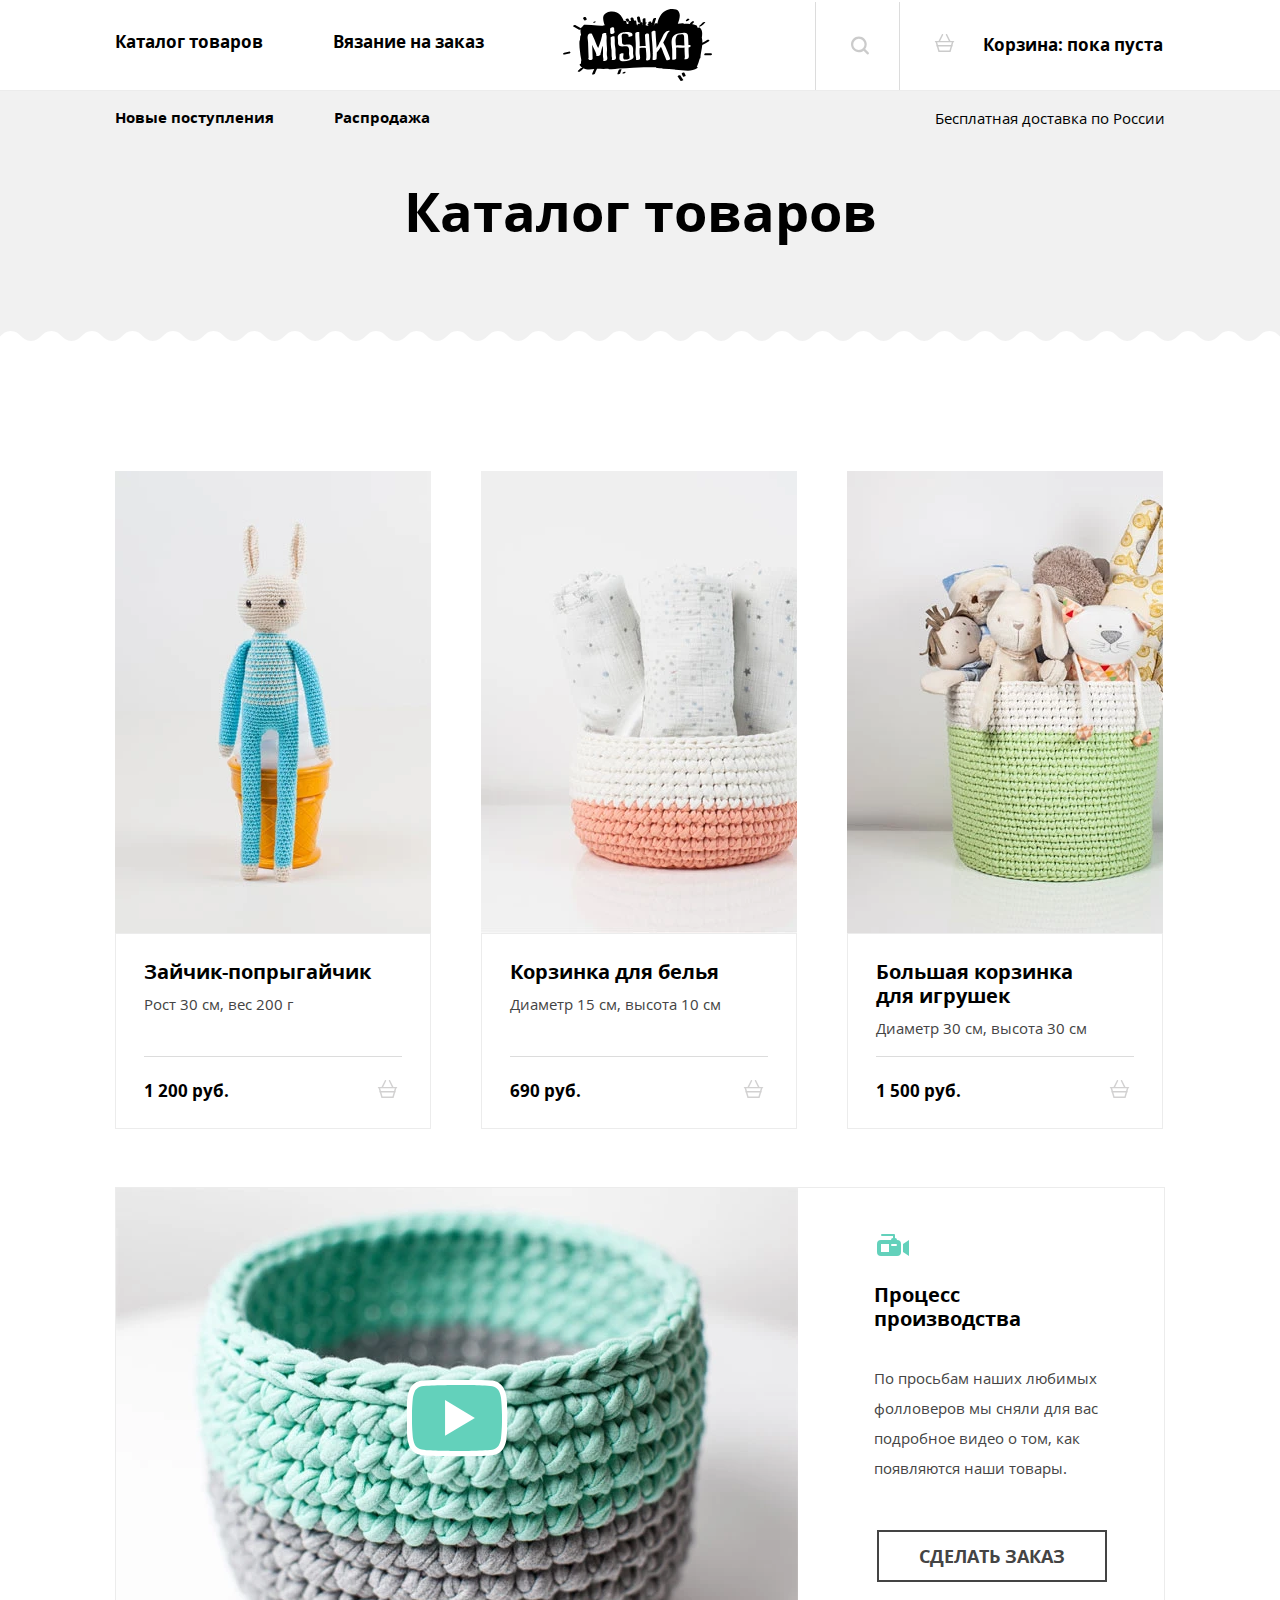
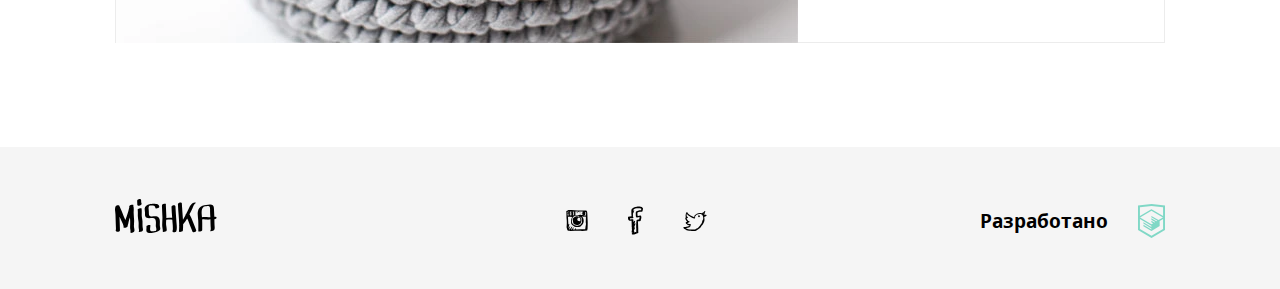
<file: catalog.html>
<!DOCTYPE html>
<html lang="ru">
  <head>
    <meta charset="utf-8">
    <meta name="viewport" content="width=device-width, initial-scale=1">
    <title>HTML Academy: Мишка</title>
    <link rel="preload" href="fonts/opensans.woff2" as="font" type="font/woff2" crossorigin="anonymous">
    <link rel="preload" href="fonts/opensansbold.woff2" as="font" type="font/woff2" crossorigin="anonymous">
    <link href="css/style.min.css" rel="stylesheet">
    <script src="js/picturefill.min.js" async=""></script>
  </head>
  <body>
    <div style="display: none">
      <svg xmlns="http://www.w3.org/2000/svg" xmlns:xlink="http://www.w3.org/1999/xlink"><symbol id="icon-cart" viewbox="264.205 370.961 20.294 18.849"><path d="M283.75 378.19h-3.151l-3.407-6.814a.75.75 0 1 0-1.341.671l3.071 6.143h-9.138l3.072-6.143a.75.75 0 0 0-1.341-.671l-3.407 6.814h-3.151a.75.75 0 0 0 0 1.5h.157l.855 2.991a.737.737 0 0 0-.316.595c0 .396.309.71.697.739l1.656 5.795h12.697l1.656-5.795a.745.745 0 0 0 .698-.739.738.738 0 0 0-.316-.596l.854-2.991h.157a.75.75 0 1 0-.002-1.499zm-4.181 10.121h-10.433l-1.224-4.284h12.881l-1.224 4.284zm1.653-5.785h-13.739l-.81-2.836h15.359l-.81 2.836z"></path></symbol><symbol id="icon-fb" viewbox="56.519 49.996 14.962 27.718"><path d="M68.181 55.188c1.026.029 1.993 0 2.681-.3.391-.818.556-1.854.619-2.989-.19-.015-.062-.337-.207-.399-.029-.202-.278-.195-.309-.398-.277-.165-.457-.422-.723-.598-.727-.162-1.44-.335-2.164-.499-.849.044-1.895-.103-2.58.1-2.619-.04-3.997 1.12-5.259 2.392-.023.078-.003.197-.105.199-.574 1.587-.125 3.621-.204 5.581.099.436.107.958.204 1.395-.998.296-2.212.387-3.402.499-.317.324-.178 1.089-.206 1.693.085.583.278 1.06.413 1.595.211.193.596.396.825.498.065.029.071.082.103.1.506.268 1.451.008 2.268.1-.136 1.978.256 3.915 0 5.68.007.327.295.382.208.798-.001.963-.067 1.99.208 2.69-.287.455-.497.982-.415 1.794.122.016.114.157.105.299-.075.47.643.175.515.698.162.456-.428.184-.413.498v.896c.53.285 1.462.182 2.268.199.908-.419 2.188-.479 2.785-1.196.459.235.916-.014 1.238-.199-.018-.315.273-.333.205-.698-.004-.328-.173-.496-.103-.896v-2.89c-.206-2.293-.048-4.938-.309-7.176.888-.105 1.917-.075 2.578-.398.357-.451.377-1.23.516-1.895.177-.226.221-.583.206-.996.19-.213.068-.729.104-1.096-.141-.595-.168-1.3-.825-1.39-.884-.235-2.043.595-2.991.299.049-1.134-.293-2.342 0-3.388.746-.181 1.446-.4 2.166-.602zm-3.818 4.783c.117.254.254.486.414.698.079.022.203.003.205.101a10.319 10.319 0 0 0 3.096-.299c0 .998-.271 1.733-.518 2.492-.662.045-1.467.3-1.958.198-.276.165-.372.506-.62.698-.049.441.142.495 0 .797-.201.137-.055.611-.205.796v1.496c.085.281-.146.258-.104.497v3.488c-.085.281.146.258.104.498v2.989c.063.271-.132.791.103.896-.07.364-.412-.021-.824.1-.528.122-.926.369-1.548.4.117-.353.32-.622.311-1.097.049-.381-.365-.312-.516-.49.193-.644.562-1.117.722-1.793.197-.515.714-1.298.31-1.794-.522-.105-.521.293-.826.398-.022.077-.002.196-.103.199-.023.077-.003.196-.103.199.01.12-.151.062 0 0 .022-.078.002-.197.103-.199.023-.077.002-.197.103-.199v-.299c.368-.575.67-1.214.826-1.993.191-.28.283-.656.412-.997.156-.262.34-.869.104-1.195-.517.033-.796.295-.93.697-.32-.189.161-.434.104-.697.138-.231.169-.566.309-.797.202-.413.564-1.304 0-1.596-.438-.023-.612.207-.723.498-.214.191-.43.383-.516.698-.373-.07-.143-.727-.206-1.097-.067-.52.122-.899 0-1.195-.56-.799-2.026-.105-3.197-.299-.108-.307-.222-.984-.104-1.195 1.045-.088 2.479.201 3.197-.199.024-.078.003-.197.104-.199.094-.723-.271-1-.515-1.396.232-.806.04-2.02.104-2.989.233-.141.328-.414.515-.598.112-.955.673-1.476.722-2.49-.273.001-.607-.055-.619.199-.302-.114-.382.479-.515.199-.112-.541.246-.626.309-.997.599-.418 1.212-.82 1.856-1.195 1.741-.244 4.648-.449 6.086.198.051.616-.287.854-.207 1.496h-1.546c-1.092.24-1.987.672-2.991.997-.24.066-.276.331-.516.398-.036.396-.225.646-.311.996-.079 1.431.133 2.589.102 3.978z"></path></symbol><symbol id="icon-feature-ball"><path d="M.286 14.069a17.244 17.244 0 0 0 .008 6.301l4.121-3.21-4.129-3.091zM24.403 1.585C19.62-.623 13.959-.559 9.149 1.992l7.513 5.625 7.741-6.032zm9.498 11.59l-4.811 3.748 4.936 3.695a17.248 17.248 0 0 0-.125-7.443zM9.209 32.414c4.844 2.534 10.724 2.65 15.73.113l-8.096-6.062-7.634 5.949zM7.914 14.433L1.681 9.767c-.32.669-.595 1.356-.825 2.056l5.308 3.974 1.75-1.364zm10.679 10.669l8.336 6.242a17.184 17.184 0 0 0 1.74-1.372l-8.326-6.234-1.75 1.364zm-7.18-13.395L4.002 6.158a17.073 17.073 0 0 0-1.269 1.723l6.931 5.189 1.749-1.363zm10.68 10.668l8.092 6.059c.471-.544.904-1.112 1.297-1.701l-7.639-5.721-1.75 1.363zM14.913 8.98L7.196 3.203a17.436 17.436 0 0 0-1.709 1.394l7.676 5.747 1.75-1.364zm10.679 10.669l6.972 5.221c.33-.662.615-1.341.855-2.033l-6.077-4.55-1.75 1.362zm.856-16.943L.88 22.626c.233.698.513 1.386.839 2.059l26.52-20.663a17.006 17.006 0 0 0-1.791-1.316zm4.295 3.918a17.418 17.418 0 0 0-.939-1.106L2.786 26.567a17.144 17.144 0 0 0 1.279 1.717l27.09-21.108c-.134-.186-.269-.37-.412-.552zm1.555 2.375L5.552 29.838c.544.501 1.114.962 1.708 1.382l25.962-20.228a17.158 17.158 0 0 0-.924-1.993z" fill="#63d1bb"></path></symbol><symbol id="icon-feature-flower" viewbox="8.014 4.35 31.972 37.301"><path fill="#63d1bb" d="M24 41.65c8.827 0 15.986-7.159 15.986-15.986C31.158 25.664 24 32.822 24 41.65zM12.641 20.78a4.442 4.442 0 0 0 4.44 4.441c.932 0 1.803-.294 2.513-.782l-.036.337c0 2.451 1.99 4.441 4.441 4.441s4.44-1.99 4.44-4.441l-.036-.337a4.396 4.396 0 0 0 2.514.782c2.451 0 4.44-1.99 4.44-4.441a4.418 4.418 0 0 0-2.54-3.997 4.434 4.434 0 0 0 2.54-3.997 4.441 4.441 0 0 0-6.954-3.659l.037-.337a4.441 4.441 0 0 0-8.881 0l.036.337a4.392 4.392 0 0 0-2.513-.781 4.442 4.442 0 0 0-4.44 4.44 4.42 4.42 0 0 0 2.54 3.997 4.42 4.42 0 0 0-2.541 3.997zM24 12.343a4.441 4.441 0 0 1 4.44 4.44 4.441 4.441 0 0 1-8.881 0c0-2.451 1.99-4.44 4.441-4.44zM8.014 25.664c0 8.827 7.158 15.986 15.986 15.986 0-8.828-7.158-15.986-15.986-15.986z"></path></symbol><symbol id="icon-feature-gift" viewbox="239.665 239.757 32.666 32.486"><path fill="#63d1bb" d="M242.56 272.243h12.504v-13.91H242.56v13.91zm28.182-23.62h-7.335c.521-.267.984-.549 1.396-.845 1.588-1.133 2.424-2.57 2.42-3.999.002-1.169-.556-2.202-1.359-2.901a4.585 4.585 0 0 0-3.016-1.121c-1.22-.001-2.352.421-3.32 1.069-1.459.979-2.606 2.451-3.424 4.067-.039.079-.078.157-.115.236a12.944 12.944 0 0 0-1.041-1.792c-.691-.985-1.523-1.86-2.497-2.511-.97-.646-2.103-1.069-3.322-1.069-1.213.004-2.323.514-3.155 1.295-.828.783-1.41 1.885-1.412 3.135-.002.73.211 1.494.649 2.188.552.872 1.424 1.628 2.633 2.248h-6.588c-.878 0-1.591.712-1.591 1.59v5.897h15.396v-7.488h1.873v7.488h15.396v-5.897a1.585 1.585 0 0 0-1.588-1.59m-22.362-2.339c-.622-.391-1-.785-1.22-1.135-.22-.354-.294-.662-.296-.963-.004-.504.248-1.042.691-1.461.437-.415 1.028-.667 1.562-.667h.013c.685 0 1.366.231 2.046.683 1.018.671 1.975 1.85 2.645 3.187.342.676.609 1.39.789 2.087-3.082-.321-5.078-1.002-6.23-1.731m10.537-1.627c.557-.797 1.21-1.466 1.887-1.916.68-.451 1.362-.683 2.047-.683h.006c.574 0 1.117.22 1.494.55.377.336.571.739.573 1.171-.004.512-.272 1.259-1.467 2.132-1.138.825-3.101 1.673-6.127 2.265a10.57 10.57 0 0 1 1.587-3.519m-1.98 27.586h12.506v-13.91h-12.506v13.91z"></path></symbol><symbol id="icon-feature-heart" viewbox="47.475 50.071 33.05 27.857"><path fill="#63d1bb" d="M80.525 58.808a8.736 8.736 0 0 0-8.736-8.736A8.727 8.727 0 0 0 64 54.865a8.727 8.727 0 0 0-7.789-4.793 8.736 8.736 0 0 0-8.736 8.736c0 9.127 14.657 19.121 16.525 19.121 1.869 0 16.525-9.95 16.525-19.121z"></path></symbol><symbol id="icon-feature-money" viewbox="46.212 56.834 46.575 27.332"><path d="M88.882 56.834H50.116a3.905 3.905 0 0 0-3.904 3.905V80.26a3.905 3.905 0 0 0 3.904 3.905h38.766a3.906 3.906 0 0 0 3.905-3.905V60.739a3.906 3.906 0 0 0-3.905-3.905zm-39.647 24.95V59.551h40.202v22.233H49.235z"></path><path d="M53.14 77.88h32.395V63.456H53.14V77.88zM69.5 65.354a5.315 5.315 0 1 1 0 10.63 5.315 5.315 0 0 1 0-10.63z"></path></symbol><symbol id="icon-feature-rocket" viewbox="612.532 500.386 54.156 23.183"><path d="M652.844 506.098c-3.647-.971-7.839-1.667-12.359-1.666a46.394 46.394 0 0 0-7.71.623l-6.784-4.668-13.456.005 5.811 6.184h8.447c-4.58 1.598-6.759 3.515-6.759 3.515l.002 3.777s2.313 1.912 6.931 3.518l-8.623-.005-5.811 6.188 13.455.002 6.816-4.692c2.261.398 4.822.647 7.681.648 4.522-.001 8.712-.697 12.36-1.667-1.176-1.775-1.915-3.743-1.918-5.877.003-2.141.738-4.112 1.917-5.885zm3.423 1.034c-1.284 1.605-1.969 3.25-1.965 4.84-.007 1.597.677 3.238 1.968 4.847 6.399-2.162 10.419-4.841 10.419-4.841s-4.019-2.68-10.422-4.846z" fill="#63d1bb"></path></symbol><symbol id="icon-flag" viewbox="-11.34 -28.346 46.68 81.691"><path fill="#63D1BB" d="M-3.561-24.455v38.9l38.9-19.451-38.9-19.449zm-7.779 77.801v-81.691h3.805v81.691h-3.805z"></path><path fill="#231F20" d="M-11.34-28.346h3.805v81.691h-3.805z"></path></symbol><symbol id="icon-insta" viewbox="53.115 53.19 21.769 21.334"><path d="M74.881 65.336c-.013-2.395-.344-4.788-.303-7.135a37.854 37.854 0 0 0-.152-2.278c-.105-.3-.111-.699-.152-1.062-.26-.17-.222-.64-.456-.835-.423-.233-1.201-.114-1.744-.22-.657-.026-1.254-.115-1.899-.153-1.936-.101-3.973-.076-5.996-.076-2.001 0-3.954-.145-5.695-.379h-2.202c-.097.004-.105.098-.227.076-.599.034-1.077.188-1.595.303-.21.119-.421.235-.683.304-.136.192-.513.145-.607.379-.186.212.185.451 0 .607v.911c.173.13.027.58.075.835v.987c-.017 1.281.134 2.397.076 3.72.467 2.762.374 6.537.076 9.413.155.579.363 1.105.455 1.746.256.479.335 1.133.683 1.52.502.206 1.233.186 1.898.229.383.098.667.293 1.14.3 2.843-.21 5.496-.154 8.427-.229 2.704.24 5.802.188 8.275-.228.195-.134.128-.529.228-.76-.056-.385.207-.449.228-.759.131-2.395.164-4.789.15-7.216zm-12.982-6.225c.757-.153 1.48-.341 2.429-.304.71.076 1.287.283 1.897.456.116.184-.243.547.153.684v.076c.059.017.149.002.151.076.445.035.794.167 1.063.379.45.055.536.476 1.138.3-.091.213-.084.524-.075.835.324 1.183.475 2.81.303 4.252-.164.163-.215.442-.303.683-.311.322-.481.785-.836 1.062-.095.236-.25.408-.454.533-.116.213-.206.452-.457.53-.298.163-.577.011-.834-.076-.446.162-.904.312-1.215.607-.816-.096-1.648-.175-2.43-.304-.242-.139-.487-.273-.835-.305a1.997 1.997 0 0 0-.836-.455c-.101-.127-.337-.118-.455-.229-.198-.029-.229-.227-.456-.229-.118-.412-.443-.618-.532-1.062-.226-.331-.308-.805-.455-1.215-.043-1.434.091-2.692.379-3.796.346-.591.779-1.094 1.138-1.67.249.021.365-.09.38-.304.306.053.434-.072.684-.075.257.008.269-.309.458-.449zm-1.67-2.733c-.117-.263-.066-.691-.075-1.062-.007-.285.278-.279.304-.532-.003-.074-.093-.059-.152-.076.126-.146.701-.097.834 0 .132.537-.354.455-.531.684.011.167.322.032.456.076.029.854-.059 1.496 0 2.202h-.456c-.007.234.229.226.456.228-.059.286.092.363.075.607-.226.153-.716.042-1.062.075-.103-.594.235-1.375.151-2.202zm-.683-1.594c.088-.013.134.016.151.076.179.253.01.683-.076.911-.173-.179-.026-.682-.075-.987zm.152 1.822c-.132-.069-.168-.237-.152-.456.132.071.167.238.152.456zm0 1.367c-.058.139-.082-.045-.076-.152.058-.139.081.045.076.152zm-.152.228c.175-.024.084.219.228.227-.009.193-.283.179-.38.077.039-.112.113-.193.152-.304zm-2.354-1.216c.006-.108.013-.214-.076-.228-.073-.733.13-1.415 0-1.973.25-.155.769-.042 1.139-.077v1.139c-.088.064-.203.101-.379.077-.054.28.324.131.379.304.008.853-.056 1.777.152 2.429-.565-.059-.906.107-1.442.076.097-.612-.019-1.435.531-1.594-.012-.141-.257-.047-.304-.153zm-.531 0c-.204.021-.217-.534-.077-.607.328.006.249.501.077.607zm-.152.988c.077-.312.034-.304.075-.683.228.013.26.77-.075.683zm.228-2.05c-.263.054-.273-.266-.153-.38.263-.053.272.267.153.38zm0-1.139c.033.159-.052.201-.076.304-.176.023-.084-.219-.229-.229.025-.102.191-.062.305-.075zm-.228 3.721c.148-.031.11.345-.076.227a.363.363 0 0 0 .076-.227zm-.684-3.721c.029.259-.438.32-.379 0h.379zm-.987.076c-.034.219-.326.179-.379.379-.214-.17.084-.468.379-.379zm-.455.759c.226-.205.451-.41.684-.607-.021-.123.071-.131.076-.228h.229c.102.381-.261.296-.305.531.021.122-.072.131-.075.227.02.335.121.588.075.988-.27.008-.276.28-.607.227.022-.428-.135-.674-.077-1.138zm.076 3.265V57.29c.195-.185.396-.364.607-.532.295.489.179 1.392.455 1.897-.275.157-.75.111-1.062.229zM72.68 69.968c-.109.954-.158 1.968-.379 2.809-2.89.123-6.02.005-8.883.153-.199.045-.273-.031-.229-.229-.253 0-.258.247-.531.229.201-.336.438-.898.151-1.291-.797.013-.797.821-1.138 1.291-.686-.053-1.137.127-1.823.075.18-.705.75-1.021.911-1.745-.395-.55-.989.138-1.214.455-.204.48-.557.81-.76 1.29H57.8c.238-.469.489-.926.759-1.366.171-.512.625-.741.683-1.367-.157-.28-.42-.029-.683 0-.123.182-.272.335-.38.531-.232.376-.501.714-.684 1.14-.181.208-.335.003-.53.227-.389.271-.581.736-.988.987-.174-.06.039-.356.153-.38.045-.181-.096-.55.075-.607.063-.366.212-.647.379-.91.119-.742.521-1.199.684-1.898-.559.099-.674.643-.988.987-.212.445-.542.772-.683 1.291-.174-.131-.028-.58-.076-.836.122-.586.298-1.119.38-1.746.133-.22.173-.535.228-.834.168-.209.046-.61-.077-.761-.226.027-.374.133-.455.304-.192-.032-.193.506-.304.304-.045-2.587-.451-4.812-.456-7.438.026-.331-.183-.424-.228-.685 1.629.028 3.121.091 4.783.229-.089.139-.199.257-.304.379-.144.07-.226.173-.378.304-.604 1.653-.975 3.984-.607 6.15.229.58.589 1.029.986 1.441.907.485 1.635 1.149 2.506 1.671 1.701.361 3.84.369 5.541 0 .236-.12.484-.226.685-.38 1.364-1.242 2.753-2.459 2.961-4.859v-1.367c-.197-1.598-.688-2.905-1.747-3.644.331-.22 1.099.043 1.67.076.223.013.447.014.684 0 .408-.024.928-.055 1.443 0 .144.187.113.544.228.76-.062 1.684-.192 3.3-.152 5.087.103.454.127.986.229 1.441-.091.973-.237 1.89-.457 2.732zm.379-11.16c-.639-.12-1.232-.284-1.897-.379.072-.333.799-.01.987-.228.385-.223.295-.92.304-1.51.032-.348.114-.644.076-1.063-.401-.951-1.783-.421-2.886-.455-.225.718-.47 1.8-.304 2.657.169.49 1.024.292 1.519.456-.14.332-.688.057-.987.076-.296-.083-.707-.052-.986-.151-2.285.078-4.284.004-6.529.151.117-1.248.063-2.465-.076-3.645h3.112c-.344.364-.912.507-1.29.835-.44.244-.861.505-1.139.911.249.134.535-.245.759-.379.355-.074.479-.381.835-.455.423-.438 1.096-.625 1.67-.912.378-.022.697.013.987.077 1.283.007 2.456.126 3.796.076.614.145 1.45.069 1.974.304.107.298.231.579.305.911.008.986-.149 1.816-.23 2.723zm-5.845-3.72c.11-.047-.009-.092 0 0zm0 0c-.529.154-1.019.348-1.367.682.484-.198 1.059-.306 1.367-.682zm1.062.607c.111-.047-.007-.091 0 0zm-1.746.911c.727-.158 1.181-.591 1.746-.911-.437.019-.592.32-.987.379-.215.217-.6.26-.759.532zm-.683-.835c-.111.047.007.092 0 0zm-.683.607c.11-.046-.008-.092 0 0zm-.075.076c.063.014.07-.03.075-.076-.064-.014-.072.03-.075.076zm-.077.076c.064.014.072-.03.077-.076-.067-.013-.072.029-.077.076zm-.834.608c.346-.134.613-.348.834-.607a2.018 2.018 0 0 0-.834.607zm2.276.987c.533-.049.749-.416 1.215-.531.284-.298.784-.381.987-.76-.56.023-.766.399-1.216.531-.284.297-.751.413-.986.76zm-2.276-.987c-.317-.074-.016.227 0 0zm-.533.379c.021.021.115-.037.076-.077-.021-.02-.116.038-.076.077zm2.809.608c-.11.047.007.091 0 0zm-1.14 1.821c-.223-.231-.676-.233-.986-.379-.697-.038-1.223.093-1.746.229-.304.151-.607.304-.91.454-.266.166-.444.417-.76.532-.205.225-.352.51-.684.607-.004.223-.173.281-.304.379-.089.115-.094.312-.227.381-.007.12.036.29-.076.303.108 1.512.291 2.948.683 4.177.287.623.975.846 1.442 1.29.589.297 1.328.444 2.126.531.277-.052.553-.105.911-.076a5.088 5.088 0 0 0 2.81-1.441c.1-.281.252-.508.455-.684-.254-.671.293-1.098.455-1.59.002-1.344-.201-2.48-.607-3.415-.256-.579-.92-.751-1.366-1.139-.059-.018-.15-.003-.151-.077-.269-.136-.733-.239-1.065-.082zm-3.415 4.327c-.113-.063-.109-.244-.152-.379.256-.078.118.237.152.379zm.076.305c.041-.117.079-.006.076.075-.04.118-.079.005-.076-.075zm.456-2.051c.015-.086.075-.042.075 0-.014.087-.075.043-.075 0zm1.67-2.125c-.203.258.041.576.077.836-.305-.039-.574-.887-.077-.836zm.379 3.948c-.04-.038.055-.097.076-.076.04.038-.054.097-.076.076zm.759 2.884c.034-.109.066.008.152 0-.018.097-.15.077-.152 0zm2.201-2.581c-.233-.057-.145.208-.379.152.069-.159.118-.338.229-.455.134.019.172.13.15.303zm-1.137-3.796c.211.119.441.217.606.381.085.219.243.363.38.529.058.778.179 1.492.151 2.354-.257.099-.438.271-.683.381-.78-.006-1.358-.212-1.897-.456-.171-.259-.355-.505-.532-.759v-1.062c.17-.185.319-.391.456-.607.228-.127.508-.201.454-.607-.038-.062-.078-.124-.075-.229.158.045.245.159.379.229.323.017.41-.2.761-.154z"></path></symbol><symbol id="icon-interior" viewbox="-259.404 -19.675 40.219 62.411"><path d="M-244.227 18.283c-.286.966-.245 2.191.027 3.639.494 2.635 1.687 6.041 2.358 9.67h5.062c.696-3.641 1.949-7.05 2.471-9.683.287-1.445.33-2.66.041-3.617-.275-.899-.89-1.618-2.021-2.303h-5.997c-1.075.679-1.674 1.391-1.941 2.294zm11.832 19.995h-13.799c-1.293 0-2.299.976-2.299 2.229v2.229h18.397v-2.229c0-1.253-1.006-2.229-2.299-2.229zm7.133-55.724h-11.732c0-1.244-1.015-2.229-2.3-2.229-1.283 0-2.3.985-2.3 2.229h-11.737l-6.073 25.517c.794-.461 1.589-.992 2.632-.992 1.359 0 2.243.818 2.924 1.375.682.557 1.162.849 1.447.849.292.001.769-.287 1.451-.836.681-.548 1.564-1.358 2.915-1.358 1.349 0 2.237.806 2.919 1.354.684.549 1.161.84 1.451.84.146 0 .338-.073.58-.214.242-.141.53-.353.872-.626.512-.411 1.139-.967 1.99-1.218.284-.085.593-.136.93-.136 1.347 0 2.238.805 2.92 1.354.683.548 1.159.84 1.451.84.287-.002.766-.296 1.445-.85.684-.554 1.571-1.367 2.925-1.367 1.356 0 2.239.817 2.919 1.371.342.276.631.489.872.631.24.143.431.214.575.214.288 0 .762-.293 1.442-.854.68-.559 1.567-1.384 2.929-1.384 1.044 0 1.839.533 2.632.997l-6.079-25.507zm-10.619 51.266h-6.864c-.657 0-1.15.479-1.15 1.115 0 .635.493 1.113 1.15 1.113h6.9c.655 0 1.15-.479 1.15-1.113 0-.636-.495-1.115-1.15-1.115h-.036zm-3.414-24.484c-.146 0-.338.074-.58.213-.157.094-.37.261-.57.41v3.731h2.299V9.959c-.505-.378-.908-.623-1.149-.623z" fill="#149080"></path></symbol><symbol id="icon-left-arrow"><path d="M50 11.002H7.659l8.174-8.174L13.005 0 0 12.998l.003.003-.003.004 13.005 12.998 2.828-2.828-8.172-8.173H50z"></path></symbol><symbol id="icon-mail"><path d="M28 5H4a4 4 0 0 0-4 4v13a4 4 0 0 0 4 4h24a4 4 0 0 0 4-4V9a4 4 0 0 0-4-4zM2 10.25l6.999 5.25L2 20.75v-10.5zM30 22c0 1.104-.898 2-2 2H4c-1.103 0-2-.896-2-2l7.832-5.875 4.368 3.277a3 3 0 0 0 3.599 0l4.369-3.277L30 22zm0-1.25l-7-5.25 7-5.25v10.5zm-12.801-2.148c-.35.263-.763.4-1.199.4s-.851-.139-1.2-.4L10.665 15.5l-.833-.625L2 9.001V9c0-1.103.897-2 2-2h24c1.102 0 2 .897 2 2l-12.801 9.602z"></path></symbol><symbol id="icon-map-pin"><path fill="#FFF" d="M56.334 9.228c-12.892-12.305-33.773-12.305-46.667 0-12.891 12.297-12.891 32.248 0 44.542 0 0 23.318 21.832 23.318 47.031 0-25.199 23.343-47.031 23.343-47.031 12.897-12.294 12.897-32.245.006-44.542z"></path><path fill="#6BC6B3" d="M47.036 45.522c-.636-3.277.13-6.947.027-10.284-.115-3.755-.713-7.485-.665-11.246.039-3.044.545-6.173-.503-9.091.065-.332.134-.662.195-.995.271-1.463-4.577-.689-5.338.649-.479.393-.726.861-.523 1.339.051.121.097.243.142.365-.917 4.485-2.197 8.827-3.668 13.174-.563 1.663-1.244 3.288-1.817 4.946-.814-1.545-1.638-3.071-2.3-4.728-1.922-4.805-3.656-9.661-6-14.285.266-2.14-4.484-1.916-5.421.044-1.132 2.371-.986 4.763-.613 7.299.42 2.858.494 5.668.528 8.554.066 5.566.502 11.119.584 16.684-.496.552-.646 1.233-.127 1.924.226.302.505.535.799.769 1.265 1.013 4.899.15 4.893-1.779-.02-5.771-.437-11.531-.589-17.299-.015-.565-.025-1.129-.034-1.694.08.203.159.406.24.607.896 2.245 1.833 4.427 3.059 6.514 1.214 2.068 1.824 4.289 2.523 6.547-.265.303-.423.647-.326.991-.055.251.099.409.352.504.894.766 2.578.383 3.513-.01a8.28 8.28 0 0 0 1.155-.593c.483-.297 1.236-.95 1.021-1.622a44.64 44.64 0 0 1-.121-.391c.657-1.776.992-3.625 1.352-5.5.381-2 1.095-3.892 1.812-5.786.073.867.149 1.732.219 2.597.285 3.575.046 7.099.011 10.674a16.22 16.22 0 0 0 .306 3.445c.096.479.514 2.53.394 2.642-.855.79-.606 1.759.539 2.011 1.279.281 2.912-.148 3.877-1.039 1.675-1.548.882-3.98.504-5.937z"></path></symbol><symbol id="icon-menu-close"><path fill="#231F20" d="M20.513 1.414L19.099 0l-8.843 8.842L1.414 0 0 1.414l8.842 8.842L0 19.098l1.414 1.414 8.842-8.842 8.843 8.842 1.414-1.414-8.842-8.842z"></path></symbol><symbol id="icon-menu-open"><path fill="#231F20" d="M0 0h19.958v2H0zm0 6h19.958v2H0zm0 6h19.958v2H0z"></path></symbol><symbol id="icon-phone"><path d="M17.321 24.333h-1.115c-4.904-.58-8.497-2.857-11.11-5.772C2.473 15.637.402 11.875 0 6.817V5.459c.091-.921.544-1.55 1.067-2.086.65-.666 1.63-1.522 2.522-1.553.659-.022 1.78.451 2.232 1.066.388.53.595 1.59.775 2.378.185.797.6 1.95.485 2.717-.176 1.196-1.764 1.703-2.231 2.572 1.551 3.721 4.089 6.456 7.472 8.345.847-.465 1.595-1.864 2.767-1.892.428-.012.972.209 1.406.34.477.143.891.326 1.311.484.705.266 1.957.621 2.378 1.213.433.61.681 1.608.581 2.231-.194 1.234-2.227 2.603-3.444 3.059zM12.529 1.528c5.949 0 10.771 4.822 10.771 10.771h1.529C24.829 5.507 19.323 0 12.529 0v1.528z"></path><path d="M12.529 9.327v1.552a1.42 1.42 0 0 1 1.421 1.42h1.553a2.973 2.973 0 0 0-2.974-2.972zm0-3.081a6.054 6.054 0 0 1 6.056 6.054h1.588a7.642 7.642 0 0 0-7.644-7.641v1.587z"></path></symbol><symbol id="icon-play" viewbox="247.3 382.56 100.678 76.891"><path fill="#63D1BB" d="M344.255 400.708s-.92-7.008-3.785-10.078c-3.632-4.041-7.674-4.066-9.541-4.297-13.326-1.023-33.303-1.023-33.303-1.023h-.051s-19.978 0-33.304 1.023c-1.867.23-5.908.256-9.54 4.297-2.84 3.096-3.786 10.078-3.786 10.078s-.896 8.211-.896 16.422v7.699c0 8.21.947 16.421.947 16.421s.921 7.009 3.785 10.078c3.632 4.041 8.364 3.913 10.487 4.349 7.622.767 32.356 1.022 32.356 1.022s20.003-.025 33.329-1.048c1.867-.23 5.908-.256 9.54-4.298 2.84-3.069 3.786-10.078 3.786-10.078s.946-8.21.946-16.421v-7.699c-.023-8.236-.97-16.447-.97-16.447z"></path><path fill="#FFF" d="M297.614 459.449h-.016c-1.015-.011-24.946-.266-32.604-1.037l-.14-.014-.137-.028c-.271-.056-.668-.107-1.126-.167-2.503-.328-7.159-.938-10.839-5.019-3.354-3.616-4.377-10.771-4.483-11.576l-.005-.043c-.039-.342-.965-8.463-.965-16.736v-7.699c0-8.266.875-16.378.912-16.72l.009-.071c.108-.802 1.155-7.928 4.474-11.557 3.996-4.439 8.531-4.899 10.712-5.121.192-.02.37-.037.529-.058l.126-.013c13.277-1.019 33.312-1.031 33.514-1.031h.051c.201 0 20.236.013 33.514 1.031l.126.013c.159.021.337.038.529.058 2.179.221 6.71.682 10.704 5.112 3.354 3.616 4.377 10.771 4.483 11.577l.005.043c.039.342.965 8.459.99 16.753v7.708c0 8.273-.926 16.395-.965 16.736l-.007.053c-.108.805-1.156 7.953-4.478 11.562-3.994 4.435-8.527 4.896-10.707 5.117-.193.02-.371.037-.53.057l-.126.013c-13.276 1.02-33.334 1.057-33.535 1.058l-.015-.001zm-31.944-6.497c7.477.729 31.216.989 31.968.997.657-.001 20.135-.049 33.047-1.036.178-.021.371-.041.58-.062 1.836-.186 4.608-.468 7.186-3.335l.026-.029c1.825-1.974 2.853-6.928 3.075-8.552.059-.514.926-8.358.926-16.08v-7.699c-.023-7.76-.896-15.627-.951-16.109-.32-2.382-1.434-6.789-3.066-8.539l-.035-.038c-2.577-2.868-5.351-3.149-7.186-3.336a34.367 34.367 0 0 1-.58-.062c-13.066-.998-32.834-1.011-33.033-1.011h-.051c-.198 0-19.967.013-33.033 1.011a33.29 33.29 0 0 1-.58.062c-1.835.187-4.607.468-7.186 3.336l-.019.021c-1.828 1.993-2.855 6.924-3.082 8.552-.062.591-.875 8.399-.875 16.089v7.699c0 7.749.871 15.598.926 16.083.32 2.381 1.433 6.789 3.066 8.539l.035.039c2.322 2.584 5.303 2.975 7.479 3.259.481.061.939.121 1.363.201z"></path><path fill="#FFF" d="M285.733 403.138v35.708l29.747-17.854z"></path></symbol><symbol id="icon-right-arrow"><path d="M0 11.002h42.341l-8.175-8.174L36.995 0 50 12.998l-.004.003.004.004-13.005 12.998-2.829-2.828 8.173-8.173H0z"></path></symbol><symbol id="icon-search" viewbox="-0.8 -0.8 17.6 17.6"><path d="M16.47 14.93l-3.415-3.415A7.67 7.67 0 0 0 14.6 6.899C14.6 2.646 11.153-.8 6.9-.8S-.8 2.646-.8 6.899s3.446 7.7 7.699 7.7c1.734 0 3.326-.58 4.613-1.546l3.417 3.416c.203.202.418.33.771.33a1.1 1.1 0 0 0 1.1-1.1c0-.24-.061-.499-.33-.769zM1.399 6.899a5.5 5.5 0 1 1 11 0c0 3.038-2.462 5.5-5.5 5.5s-5.5-2.461-5.5-5.5z"></path></symbol><symbol id="icon-tick"><path d="M32.666 1.414L31.252 0 11.338 19.914 1.414 9.989 0 11.403l9.924 9.925 1.414 1.414h.001l1.414-1.414h-.001z"></path></symbol><symbol id="icon-toy" viewbox="226.001 226.19 60 59.62"><path fill="#149080" d="M226.001 269.871l27.438 15.934v-23.346l-27.438-15.94v23.352zm51.346-31.244v2.453c0 1.817-3.458 3.29-7.73 3.29-4.266 0-7.727-1.473-7.727-3.29v-4.059h.024c.26 1.714 3.604 3.073 7.702 3.073 4.272 0 7.729-1.474 7.729-3.285 0-1.819-3.457-3.289-7.729-3.289-.339 0-.675.01-1.002.03l-4.975-2.888v3.086c0 1.817-3.454 3.29-7.723 3.29-2.683 0-5.045-.583-6.433-1.467a3.928 3.928 0 0 0-.732-.586c-.363-.381-.565-.797-.565-1.236v-2.986l-4.807 2.792a21.384 21.384 0 0 0-1.054-.033c-4.267 0-7.727 1.469-7.727 3.289 0 1.811 3.46 3.285 7.727 3.285 4.099 0 7.446-1.358 7.705-3.073h.022v4.059c0 1.817-3.455 3.29-7.727 3.29-4.267 0-7.727-1.473-7.727-3.29v-2.42l-5.952 3.452 27.531 15.986 27.351-15.882-6.181-3.591zm-13.644 10.166c0 1.817-3.46 3.287-7.727 3.287-4.269 0-7.729-1.47-7.729-3.287v-4.059h.024c.26 1.715 3.603 3.076 7.705 3.076 4.101 0 7.443-1.361 7.705-3.076h.021v4.059h.001zm-5.145 13.873v23.144L286 269.871v-23.144l-27.442 15.939zm-2.641-29.904c4.269 0 7.723-1.47 7.723-3.286 0-1.814-3.454-3.287-7.723-3.287-4.27 0-7.729 1.472-7.729 3.287-.001 1.816 3.459 3.286 7.729 3.286"></path></symbol><symbol id="icon-twitter" viewbox="52.253 53.771 23.494 20.168"><path d="M75.706 57.855c-.227-.366-.909-.277-1.407-.371h-1.112c.142-.353.343-.646.52-.963.056-.438.254-.734.223-1.26.129-.167.176-.417.296-.593.104-.144.242-.477.074-.667-.051-.221-.295-.249-.593-.222a.515.515 0 0 0-.222.148c-.448.433-.778 1.014-1.261 1.408-.009.008-.062 0-.074 0-.087.005-.033.046-.075.074-.146.098-.257.152-.369.223-.284.176-.547.445-.891.519-.529-.211-1.156-.326-1.852-.37-1.157.102-2.303.215-3.038.741-.911.35-1.477 1.042-2.149 1.63-.049.32-.342.398-.37.741-.005.045-.012.088-.073.074.043.241-.051.345-.074.519-.001.133.199.431 0 .52-.822-.12-1.485-.63-2.149-.964-.718-.36-1.468-.604-2.074-1.111-.716-.322-1.26-.816-1.778-1.334-.208-.312-.542-.496-.667-.89-.379-.164-.175-.912-.741-.889-.315-.043-.345.199-.444.37-.07.227-.361.232-.371.519-.004.046-.011.088-.074.075-.17 1.089-.527 1.992-.519 3.26.129.415.35.738.593 1.038-.418.051-.716.222-.89.519-.06 1.073.378 1.647.742 2.297.134.384.352.685.593.963.017.229.206.288.296.445.019.105.123.125.149.223-.04.105.289.18.073.221-.413.131-1.016.07-1.259.371-.109.279-.109.833 0 1.111.034.237.282.262.296.519.499.417 1.082.747 1.631 1.112.574.166 1.211.271 1.852.37-.102.343-.338.551-.593.741-.78.381-1.849.474-2.742.74-.555.038-.956.23-1.556.223-.333.127-.854.075-1.112.223-.122.068-.102.096-.222.221-.134.412.111.74.444.89-.005.253.219.276.371.371.089.183.254.29.445.37.544.468 1.268.759 1.927 1.112.83.183 1.648.376 2.52.519.896.116 1.901.124 2.816.222h.963c.511.132 1.23.054 1.853.074.095-.102.322-.073.519-.074.522-.269 1.196-.385 1.631-.74.574-.241.989-.642 1.557-.89.866-.765 1.937-1.324 2.519-2.37.205-.189.351-.438.445-.74.265-.156.385-.454.593-.667.404-.41.706-.924 1.037-1.4.319-.496.576-1.054.89-1.556-.01-.405.306-.484.296-.89.193-.226.177-.662.371-.88-.033-.255.029-.415.074-.594.047-1.281-.047-2.422-.297-3.407.588-.155 1.181-.302 1.631-.593.52-.206.993-.603.808-1.281zm-3.408 4.076c-.153.859-.615 1.41-1.038 2.001.059.379-.104.538-.073.889a4.303 4.303 0 0 0-.371 1.037c-.203.267-.332.606-.519.89-.366.548-.777 1.051-1.186 1.557-.378.56-.912.965-1.334 1.481-.42.493-.942.885-1.407 1.334-.474.17-.89.396-1.26.667a5.06 5.06 0 0 0-.667.296c-.177.146-.499.145-.668.29-1.086.147-2.3.17-3.555.148-1.031-.105-2.115-.159-3.039-.371-.922-.189-1.511-.712-2.297-1.037.153-.242.634-.154.963-.222.031-.166.394-.003.444-.149.257.06.285-.109.52-.07.563-.201 1.23-.302 1.705-.593.282-.138.406-.434.667-.593.033-.189.104-.341.222-.444.047-.275.201-.441.148-.815.111-.21.299-.343.296-.667-.074-.147-.128-.316-.296-.371-.026-.196-.377-.067-.444-.222-.255.032-.416-.029-.593-.075-.154-.043-.487.092-.519-.073-.842-.023-1.3-.43-1.853-.74.431-.262 1.032-.353 1.333-.742.516-.076 1.058-.129 1.112-.666 0-.717-.771-.661-1.333-.815-.773-.66-1.194-1.672-1.779-2.52.238-.157.564-.226.741-.444.454.058.54-.251.667-.52.019-.488-.333-.605-.593-.815a3.49 3.49 0 0 1-.667-.74c-.003-.818-.021-1.652.074-2.372.063-.014.07.029.074.074.227.441.559.775.815 1.186.532.357.925.853 1.556 1.112.452.413 1.108.621 1.557 1.038.601.263 1.158.57 1.704.889.669.194 1.056.673 2.001.593.198-.098.394-.199.593-.297.258-.456-.059-1.079.147-1.63.255-.659.797-1.031 1.26-1.481.29-.155.555-.335.815-.519.347-.098.675-.216.964-.37a6.223 6.223 0 0 0 1.037-.148h1.26c.244.052.475.119.74.148.209.137.38.313.666.371.789.693 1.271 1.696 1.409 3.039-.122.484.053.873.001 1.481zm.296-5.632c-.129.34-.23.707-.593.815-.017-.105-.122-.125-.147-.222-.012-.209.209-.186.296-.296.162-.085.245-.248.444-.297-.007-.09.108-.046 0 0zm-5.484 3.038c.163.135.284.31.519.371.101.221.314.327.594.37.047-.15.346-.049.37-.222.174-.023.166-.229.296-.297-.018-.55-.129-1.006-.37-1.333-.758-.423-1.676.039-1.409 1.111z"></path></symbol><symbol id="icon-video"><path d="M26 15l6-4v16l-6-4v-8zm-2 0v8a4 4 0 0 1-4 4H4a4 4 0 0 1-4-4v-8a4 4 0 0 1 4-4h10a2 2 0 0 1 2-2V7H5a1 1 0 1 1 0-2h12a1 1 0 0 1 1 1v3a2 2 0 0 1 2 2 4 4 0 0 1 4 4zm-12 0H4v8h8v-8zm8 1a1 1 0 0 0-1-1h-4a1 1 0 1 0 0 2h4a1 1 0 0 0 1-1z"></path></symbol><symbol id="logo-footer"><path d="M19.135 21.495c-.083-2.683-.51-5.347-.475-8.035.028-2.174.389-4.41-.36-6.495.047-.237.096-.473.14-.711.193-1.045-3.271-.492-3.813.464-.343.28-.519.615-.375.957.037.086.069.174.102.261-.656 3.204-1.57 6.306-2.621 9.412-.402 1.188-.888 2.349-1.298 3.533-.582-1.104-1.169-2.194-1.643-3.377-1.374-3.433-2.612-6.902-4.287-10.206.19-1.528-3.204-1.368-3.873.032-.809 1.694-.705 3.403-.438 5.214.3 2.042.353 4.05.377 6.111.047 3.976.358 7.943.417 11.919-.354.395-.461.881-.091 1.375.162.216.361.382.571.549.904.724 3.5.107 3.496-1.271-.014-4.123-.312-8.238-.42-12.358a98.054 98.054 0 0 1-.024-1.21l.171.434c.64 1.604 1.31 3.163 2.185 4.654.868 1.478 1.303 3.064 1.803 4.677-.189.217-.303.462-.233.708-.039.18.07.292.251.36.639.548 1.841.274 2.509-.007a6.07 6.07 0 0 0 .826-.424c.345-.212.883-.679.729-1.159l-.087-.279c.47-1.27.709-2.589.965-3.93.272-1.428.782-2.78 1.295-4.133.052.619.106 1.238.156 1.855.204 2.554.033 5.072.007 7.626-.008.847.054 1.633.219 2.461.068.343.367 1.808.281 1.887-.611.564-.433 1.257.385 1.437.915.201 2.081-.105 2.77-.742 1.198-1.106.632-2.845.361-4.241-.452-2.342.095-4.964.022-7.348zm8.364.675c-.074-1.988-.765-3.862-.774-5.872-.011-2.305.181-4.593-.155-6.886-.106-.725-4.056.1-3.917 1.05.309 2.11.197 4.229.159 6.354-.037 2.044.468 3.898.73 5.904.269 2.054-.084 4.157.149 6.213.109.962.75 2.743.089 3.58-.42.532 1.469.342 1.553.326.769-.142 1.793-.392 2.304-1.038.653-.828.196-2.426.053-3.357-.316-2.059-.114-4.195-.191-6.274zm16.329-3.319c-2.062-2.784-5.889-.78-8.561-1.54-1.377-.392-1.395-2.271-1.392-3.396.004-1.426-.114-2.732-.273-4.146-.119-1.052-.024-2.121.746-2.904.142-.144.859-.336.81-.339a8.132 8.132 0 0 1 1.067-.093c1.549-.066 4.613.232 4.019 2.483-.266 1.01 3.596.431 3.877-.637 1.213-4.598-7.284-3.714-9.686-3.078-2.21.588-4.648 1.846-4.775 4.399-.061 1.219.273 2.379.325 3.587.061 1.39-.198 2.776.289 4.118 1.082 2.982 5.52 1.576 7.778 1.745 3.845.287 2.697 5.469 2.748 7.883.027 1.288 1.181 3.429.211 4.507-.595.662-1.982.699-2.792.768-.813.068-2.201.312-2.742-.461-.993-1.418.091-3.799-.121-5.425-.121-.924-4.066-.095-3.917 1.05.342 2.627-1.399 6.145 2.402 6.596 2.441.289 5.191-.161 7.5-.928 1.196-.396 2.307-.942 3.243-1.793 1.035-.941.694-2.348.417-3.547-.677-2.918.731-6.279-1.173-8.849zm17.327-.189c-.122-3.777-.69-7.513-.706-11.297-.008-1.971-3.963-1.305-3.957.343.015 3.608.497 7.167.682 10.764l.013.221c-1.949-.018-3.899.177-5.853.246.201-4.633-.611-9.227-.435-13.857.022-.582-3.874-.09-3.917 1.049-.171 4.475.587 8.915.453 13.392-.064 2.136-.245 4.264-.259 6.402-.007 1.095.171 2.183.329 3.263.146.999.484 2.331.182 3.318-.237.772 3.561.29 3.862-.694.544-1.778-.222-4.039-.405-5.839-.175-1.725-.039-3.499.083-5.248 2.03-.13 4.059-.297 6.08-.012.09 1.378.196 2.754.322 4.134a45.83 45.83 0 0 1 .196 3.475c.015 1.019.142 2.496-.221 3.461-.773 2.057 3.15 1.889 3.723.364.703-1.87.502-4.199.383-6.164-.148-2.443-.477-4.874-.555-7.321zm16.932 4.474c-.939-2.758-2.373-5.177-3.616-7.797 1.001-1.949 2.018-3.898 2.932-5.888.831-1.808 1.446-3.819 3.08-5.092.574-.447.55-.896-.255-.951-.875-.061-2.064.192-2.77.742-1.485 1.158-2.427 2.563-3.201 4.268a160.304 160.304 0 0 1-2.914 6.075l-.224.443c-.49.315-.785.762-.639 1.266-.792 1.563-1.6 3.117-2.499 4.61-.299-5.534-.955-11.061-1.15-16.6-.045-1.27-3.971-.479-3.917 1.049.243 6.868 1.219 13.719 1.286 20.587l-.047.051c-.301.308-.19.494.051.602a60.756 60.756 0 0 1-.209 5.254c-.472.745.463 1.139 1.084 1.139h.096c.739 0 2.626-.35 2.718-1.364.191-2.1.251-4.196.232-6.291 1.59-1.715 2.89-3.63 4.055-5.635.759 1.48 1.482 2.972 1.989 4.582.861 2.741 2.299 5.261 3.131 8.014.544 1.806 4.457.738 3.917-1.049-.829-2.753-2.204-5.297-3.13-8.015zm23.503-4.635c-.21-.832-1.372-.849-2.271-.77-.012-.335-.02-.671-.036-1.006-.125-2.661-.165-5.379-.392-8.032-.209-2.458-1.585-3.337-3.972-3.247-2.416.092-5.229.527-7.482 1.403-2.607 1.014-4.058 2.935-4.559 5.681-.549 3.014.24 6.219.373 9.246.154 3.503.066 7.014.062 10.519 0 .573 3.916.031 3.917-1.049.003-2.776.042-5.551 0-8.327a52.196 52.196 0 0 0-.102-2.444c1.369-.593 3.687.012 5.05.141 1.107.104 2.169-.166 3.244-.292.021 2.312.107 4.635.202 6.944.049 1.184.477 3.53-.354 4.511-.437.516 1.48.343 1.555.33.793-.146 1.761-.401 2.303-1.041.949-1.12.456-3.79.401-5.126-.078-1.91-.102-3.824-.141-5.737 1.154-.147 2.417-.854 2.202-1.704zm-14.618-.15c-.103-1.245-.217-2.49-.303-3.743-.16-2.331.117-5.583 2.29-6.999.58-.379 1.675-.315 2.354-.438.97-.176 1.956-.389 2.829.19 1.21.802.912 3.657.911 4.869-.003 2.005.207 4.001.31 6.003-.552.055-1.111.089-1.683.076-2.286-.053-4.544-.413-6.708.042zM24.108 6.7a3.157 3.157 0 0 0 1.477-.524l.256-.216c.52-.335.972-.827.728-1.361-.504-1.105-.423-2.231-.416-3.414.006-.958-.963-1.246-1.781-1.174-.723.063-2.168.581-2.175 1.52-.006.993-.071 2.016.109 2.992-.047.113-.074.239-.104.355-.055.212.016.42.142.59l.002.134.015.335a.901.901 0 0 0 .429.53c.388.233.878.275 1.318.233z"></path></symbol></svg>
    </div>

    <header class="page-header page-header--nojs">
      <button class="page-header__toggle" type="button" aria-label="Открыть меню">
        <span class="page-header__toggle-line"></span>
      </button>

      <nav class="main-nav">
        <div class="container">
          <div class="page-header__mock">
            <div class="page-header__wrapper">
              <a href="index.html" class="page-header__logo">
                <picture>
                  <source srcset="img/logo-desktop.svg" media="(min-width: 1150px)">
                  <source srcset="img/logo-tablet.svg" media="(min-width: 768px)">
                  <img class="page-header__logo-image" src="img/logo-mobile.svg" width="86" height="35" alt="Логотип интернет-магазина Мишка">
                </picture>
              </a>
            </div>
            <ul class="main-nav__list site-list site-list--bot-menu site__list--border">
              <li class="site-list__item">
                <a href="catalog.html" class="site-list__link">
                  <span>Каталог товаров</span>
                </a>
              </li>
              <li class="site-list__item">
                <a href="form.html" class="site-list__link">
                  <span>Вязание на заказ</span>
                </a>
              </li>
            </ul>
            <ul class="main-nav__list site-list site-list--top-menu">
              <li class="site-list__item">
                <a href="#" class="site-list__link site-list__link--search">
                <svg class="site-list__icon site-list__icon--search" width="18" height="19">
                  <use xlink:href="#icon-search"></use>
                </svg>
                <span class="site-list__item-hidden">Поиск по сайту</span>
                </a>
              </li>
              <li class="site-list__item">
                <a href="#" class="site-list__link">
                <svg class="site-list__icon site-list__icon--cart" width="21" height="18">
                  <use xlink:href="#icon-cart"></use>
                </svg>
                <span>Корзина: пока пуста</span>
                </a>
              </li>
            </ul>
            <ul class="main-nav__list site-list site-list--desktop-menu">
              <li class="site-list__item">
                <a href="#" class="site-list__link">
                  <span>Новые поступления</span>
                </a>
              </li>
              <li class="site-list__item">
                <a href="#" class="site-list__link">
                  <span>Распродажа</span>
                </a>
              </li>
            </ul>
            <span class="page-header__item-delivery">Бесплатная доставка по России</span>
          </div>
        </div>
      </nav>
    </header>

    <main class="page-main-catalog">
      <div class="page-main-catalog__wrapper">
        <h1 class="page-main-catalog__title">Каталог товаров</h1>
      </div>
      <section class="catalog container">
        <ul class="catalog__list">
          <li class="catalog__item">
            <a href="#">
              <picture>
                <source type="image/webp" media="(min-width: 1150px)" srcset="img/photo-hare-desktop@1x.webp 1x, img/photo-hare-desktop@2x.webp 2x">
                <source type="image/webp" media="(min-width: 768px)" srcset="img/photo-hare-tablet@1x.webp 1x, img/photo-hare-tablet@2x.webp 2x">
                <source type="image/webp" srcset="img/photo-hare-mobile@1x.webp 1x, img/photo-hare-mobile@2x.webp 2x">

                <source media="(min-width: 1150px)" srcset="img/photo-hare-desktop@1x.jpg 1x, img/photo-hare-desktop@2x.jpg 2x">
                <source media="(min-width: 768px)" srcset="img/photo-hare-tablet@1x.jpg 1x, img/photo-hare-tablet@2x.jpg 2x">
                <img class="catalog__image" src="img/photo-hare-mobile@1x.jpg" srcset="img/photo-hare-mobile@2x.jpg 2x" alt="Зайчик ручной работы">
              </picture>
            </a>
            <div class="catalog__wrapper-border">
              <a href="#" class="catalog__link">
                <h3 class="catalog__item-title">Зайчик-попрыгайчик</h3>
              </a>
                <p class="catalog__item-text">Рост 30 см, вес 200 г</p>
              <div class="catalog__wrapper-price">
                <span class="catalog__item-price">1 200 руб.</span>
                <a href="#" class="catalog__modal-link modal-link-js" aria-label="Добавить товар в корзину">
                  <svg fill="#231F20" width="21" height="18">
                    <use xlink:href="#icon-cart"></use>
                  </svg>
                </a>
              </div>
            </div>
          </li>
          <li class="catalog__item">
            <a href="#">
              <picture>
                <source type="image/webp" media="(min-width: 1150px)" srcset="img/photo-bowl-desktop@1x.webp 1x, img/photo-bowl-desktop@2x.webp 2x">
                <source type="image/webp" media="(min-width: 768px)" srcset="img/photo-bowl-tablet@1x.webp 1x, img/photo-bowl-tablet@2x.webp 2x">
                <source type="image/webp" srcset="img/photo-bowl-mobile@1x.webp 1x, img/photo-bowl-mobile@2x.webp 2x">

                <source media="(min-width: 1150px)" srcset="img/photo-bowl-desktop@1x.jpg 1x, img/photo-bowl-desktop@2x.jpg 2x">
                <source media="(min-width: 768px)" srcset="img/photo-bowl-tablet@1x.jpg 1x, img/photo-bowl-tablet@2x.jpg 2x">
                <img class="catalog__image" src="img/photo-bowl-mobile@1x.jpg" srcset="img/photo-bowl-mobile@2x.jpg 2x" alt="Корзинка для белья ручной работы">
              </picture>
            </a>
            <div class="catalog__wrapper-border">
              <a href="#" class="catalog__link">
                <h3 class="catalog__item-title">Корзинка для белья</h3>
              </a>
              <p class="catalog__item-text">Диаметр 15 см, высота 10 см</p>
              <div class="catalog__wrapper-price">
                <span class="catalog__item-price">690 руб.</span>
                <a href="#" class="catalog__modal-link modal-link-js" aria-label="Добавить товар в корзину">
                  <svg fill="#231F20" width="21" height="18">
                    <use xlink:href="#icon-cart"></use>
                  </svg>
                </a>
              </div>
            </div>
          </li>
          <li class="catalog__item catalog__item--last">
            <a href="#">
              <picture>
                <source type="image/webp" media="(min-width: 1150px)" srcset="img/photo-toys-desktop@1x.webp 1x, img/photo-toys-desktop@2x.webp 2x">
                <source type="image/webp" media="(min-width: 768px)" srcset="img/photo-toys-tablet@1x.webp 1x, img/photo-toys-tablet@2x.webp 2x">
                <source type="image/webp" srcset="img/photo-toys-mobile@1x.webp 1x, img/photo-toys-mobile@2x.webp 2x">

                <source media="(min-width: 1150px)" srcset="img/photo-toys-desktop@1x.jpg 1x, img/photo-toys-desktop@2x.jpg 2x">
                <source media="(min-width: 768px)" srcset="img/photo-toys-tablet@1x.jpg 1x, img/photo-toys-tablet@2x.jpg 2x">
                <img class="catalog__image" src="img/photo-toys-mobile@1x.jpg" srcset="img/photo-toys-mobile@2x.jpg 2x" alt="Большая корзинка для игрушек ручной работы">
              </picture>
            </a>
            <div class="catalog__wrapper-border">
              <a href="#" class="catalog__link">
                <h3 class="catalog__item-title">Большая корзинка для игрушек</h3>
              </a>
              <p class="catalog__item-text">Диаметр 30 см, высота 30 см</p>
              <div class="catalog__wrapper-price">
                <span class="catalog__item-price">1 500 руб.</span>
                <a href="#" class="catalog__modal-link modal-link-js" aria-label="Добавить товар в корзину">
                  <svg fill="#231F20" width="21" height="18">
                    <use xlink:href="#icon-cart"></use>
                  </svg>
                </a>
              </div>
            </div>
          </li>
        </ul>
      </section>

      <section class="catalog-production container">
        <div class="catalog-production__wrapper">
          <h2 class="catalog-production__title">Процесс производства</h2>
          <div class="catalog-production__video-link">
            <picture>
              <source type="image/webp" media="(min-width: 1150px)" srcset="img/video-desktop@1x.webp 1x, img/video-desktop@2x.webp 2x">
              <source type="image/webp" media="(min-width: 768px)" srcset="img/video-tablet@1x.webp 1x, img/video-tablet@2x.webp 2x">
              <source type="image/webp" srcset="img/video-mobile@1x.webp 1x, img/video-mobile@2x.webp 2x">

              <source media="(min-width: 1150px)" srcset="img/video-desktop@1x.jpg 1x, img/video-desktop@2x.jpg 2x">
              <source media="(min-width: 768px)" srcset="img/video-tablet@1x.jpg 1x, img/video-tablet@2x.jpg 2x">
              <img class="catalog-production__image" src="img/video-mobile@1x.jpg" srcset="img/video-mobile@2x.jpg 2x" alt="Процесс производства">
            </picture>
            <button class="catalog-production__play-button"></button>
          </div>
          <p class="catalog-production__text">
            По просьбам наших
            любимых фолловеров мы
            сняли для вас подробное
            видео о том, как появляются
            наши товары.
          </p>
          <div class="catalog-production__wrapper-button">
            <a href="form.html" class="catalog-production__button button">Сделать заказ</a>
          </div>
        </div>
      </section>
    </main>

    <footer class="page-footer">
      <div class="container">
        <div class="page-footer__wrapper">
          <a href="index.html" class="page-footer__logo-icon">
            <svg width="102" height="34">
              <use xlink:href="#logo-footer"></use>
            </svg>
          </a>
          <div class="page-footer__social social">
            <ul class="social__list">
              <li class="social__item">
                <a href="#" class="social__link" aria-label="Мы в инстаграм">
                  <svg class="social__icon" width="22" height="21">
                    <use xlink:href="#icon-insta"></use>
                  </svg>
                </a>
              </li>
              <li class="social__item">
                <a href="#" class="social__link" aria-label="Мы в фейсбуке">
                  <svg class="social__icon" width="15" height="29">
                    <use xlink:href="#icon-fb"></use>
                  </svg>
                </a>
              </li>
              <li class="social__item">
                <a href="#" class="social__link" aria-label="Мы в твиттере">
                  <svg class="social__icon" width="24" height="20">
                    <use xlink:href="#icon-twitter"></use>
                  </svg>
                </a>
              </li>
            </ul>
          </div>
          <div class="page-footer__copyright copyright">
            <a href="https://htmlacademy.ru/intensive/adaptive" class="copyright__link">
              <b class="copyright__text">Разработано</b>
              <img class="copyright__logo-image" src="img/logo-htmlacademy.svg" width="27" height="34" alt="Логотип HTML Академии">
            </a>
          </div>
        </div>
      </div>
    </footer>

    <div class="modal">
      <div class="modal__wrapper">
        <h2 class="modal__title">Добавить в корзину</h2>
        <form action="#" method="post">
          <fieldset>
            <legend>Выберите размер:</legend>
              <ul class="modal__list">
                <li class="modal__item">
                  <label class="modal__label">
                    <input class="visually-hidden" value="Small" name="size" type="radio" checked="">
                    <span class="modal__radio">S</span>
                  </label>
                </li>
                <li class="modal__item">
                  <label class="modal__label">
                    <input class="visually-hidden" value="Middle" name="size" type="radio">
                    <span class="modal__radio">M</span>
                  </label>
                </li>
                <li class="modal__item">
                  <label class="modal__label">
                    <input class="visually-hidden" value="Large" name="size" type="radio">
                    <span class="modal__radio">L</span>
                  </label>
                </li>
              </ul>
          </fieldset>
          <div class="modal__wrapper-button">
            <button class="modal__button button" type="submit">Добaвить</button>
          </div>
        </form>
      </div>
    </div>
    <script src="js/script.js"></script>
  </body>
</html>
</file>
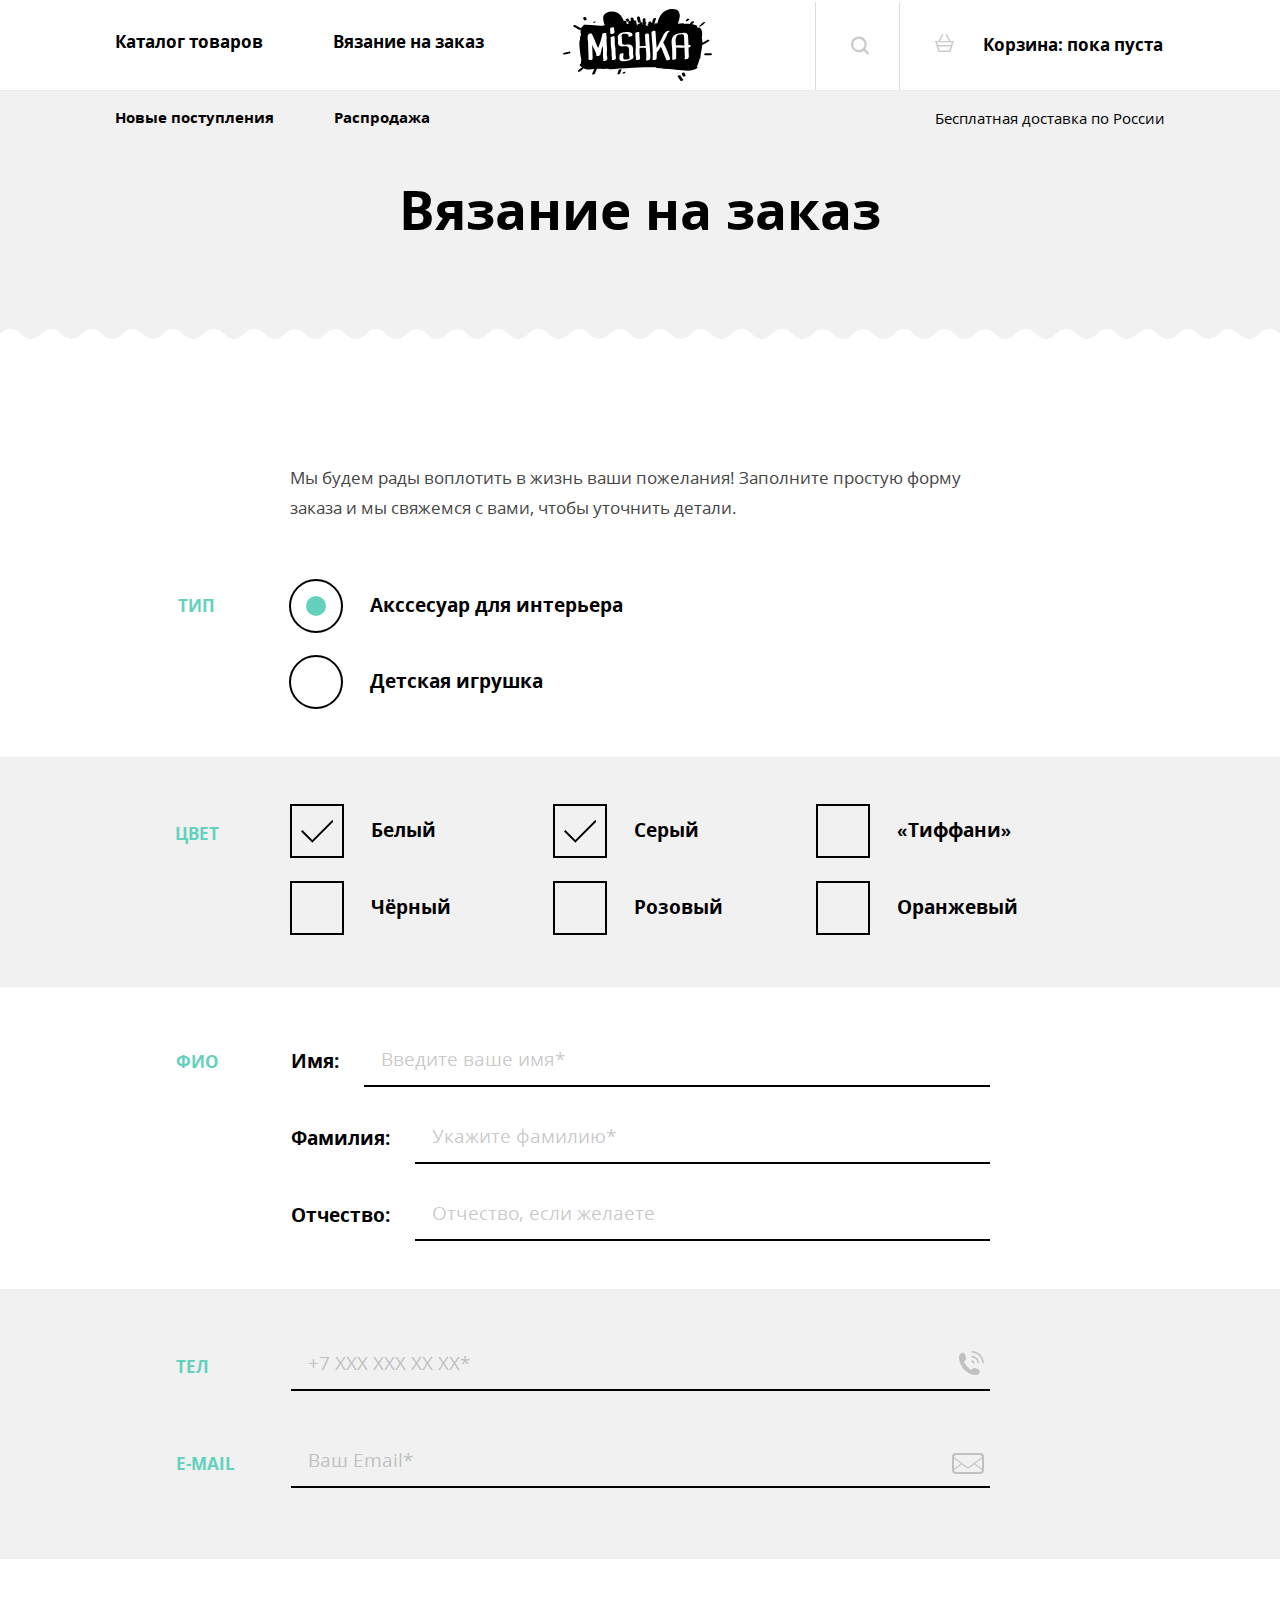
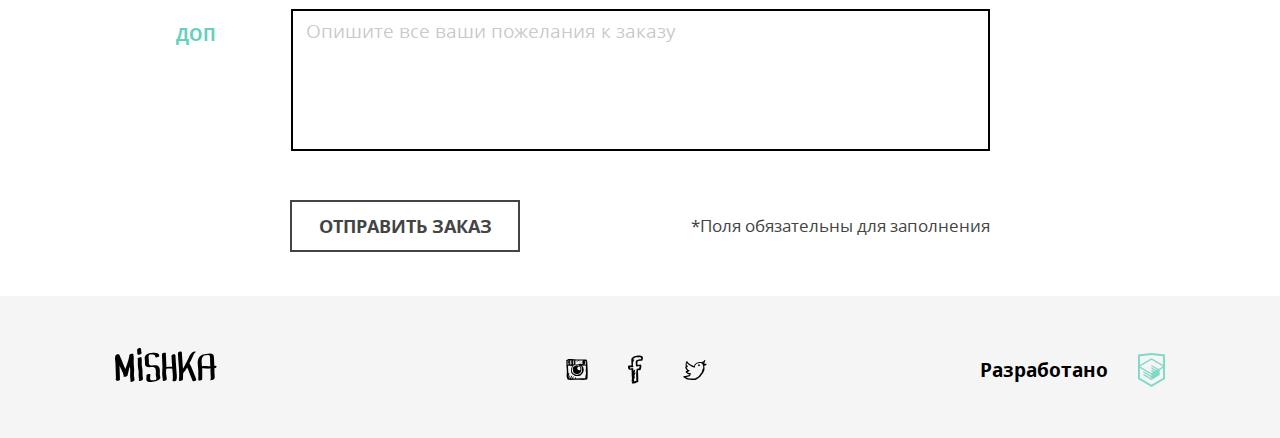
<file: form.html>
<!DOCTYPE html>
<html lang="ru">
  <head>
    <meta charset="utf-8">
    <meta name="viewport" content="width=device-width, initial-scale=1">
    <title>HTML Academy: Мишка</title>
    <link rel="preload" href="fonts/opensans.woff2" as="font" type="font/woff2" crossorigin="anonymous">
    <link rel="preload" href="fonts/opensansbold.woff2" as="font" type="font/woff2" crossorigin="anonymous">
    <link href="css/style.min.css" rel="stylesheet">
    <script src="js/picturefill.min.js" async=""></script>
  </head>
  <body>
    <div style="display: none">
      <svg xmlns="http://www.w3.org/2000/svg" xmlns:xlink="http://www.w3.org/1999/xlink"><symbol id="icon-cart" viewbox="264.205 370.961 20.294 18.849"><path d="M283.75 378.19h-3.151l-3.407-6.814a.75.75 0 1 0-1.341.671l3.071 6.143h-9.138l3.072-6.143a.75.75 0 0 0-1.341-.671l-3.407 6.814h-3.151a.75.75 0 0 0 0 1.5h.157l.855 2.991a.737.737 0 0 0-.316.595c0 .396.309.71.697.739l1.656 5.795h12.697l1.656-5.795a.745.745 0 0 0 .698-.739.738.738 0 0 0-.316-.596l.854-2.991h.157a.75.75 0 1 0-.002-1.499zm-4.181 10.121h-10.433l-1.224-4.284h12.881l-1.224 4.284zm1.653-5.785h-13.739l-.81-2.836h15.359l-.81 2.836z"></path></symbol><symbol id="icon-fb" viewbox="56.519 49.996 14.962 27.718"><path d="M68.181 55.188c1.026.029 1.993 0 2.681-.3.391-.818.556-1.854.619-2.989-.19-.015-.062-.337-.207-.399-.029-.202-.278-.195-.309-.398-.277-.165-.457-.422-.723-.598-.727-.162-1.44-.335-2.164-.499-.849.044-1.895-.103-2.58.1-2.619-.04-3.997 1.12-5.259 2.392-.023.078-.003.197-.105.199-.574 1.587-.125 3.621-.204 5.581.099.436.107.958.204 1.395-.998.296-2.212.387-3.402.499-.317.324-.178 1.089-.206 1.693.085.583.278 1.06.413 1.595.211.193.596.396.825.498.065.029.071.082.103.1.506.268 1.451.008 2.268.1-.136 1.978.256 3.915 0 5.68.007.327.295.382.208.798-.001.963-.067 1.99.208 2.69-.287.455-.497.982-.415 1.794.122.016.114.157.105.299-.075.47.643.175.515.698.162.456-.428.184-.413.498v.896c.53.285 1.462.182 2.268.199.908-.419 2.188-.479 2.785-1.196.459.235.916-.014 1.238-.199-.018-.315.273-.333.205-.698-.004-.328-.173-.496-.103-.896v-2.89c-.206-2.293-.048-4.938-.309-7.176.888-.105 1.917-.075 2.578-.398.357-.451.377-1.23.516-1.895.177-.226.221-.583.206-.996.19-.213.068-.729.104-1.096-.141-.595-.168-1.3-.825-1.39-.884-.235-2.043.595-2.991.299.049-1.134-.293-2.342 0-3.388.746-.181 1.446-.4 2.166-.602zm-3.818 4.783c.117.254.254.486.414.698.079.022.203.003.205.101a10.319 10.319 0 0 0 3.096-.299c0 .998-.271 1.733-.518 2.492-.662.045-1.467.3-1.958.198-.276.165-.372.506-.62.698-.049.441.142.495 0 .797-.201.137-.055.611-.205.796v1.496c.085.281-.146.258-.104.497v3.488c-.085.281.146.258.104.498v2.989c.063.271-.132.791.103.896-.07.364-.412-.021-.824.1-.528.122-.926.369-1.548.4.117-.353.32-.622.311-1.097.049-.381-.365-.312-.516-.49.193-.644.562-1.117.722-1.793.197-.515.714-1.298.31-1.794-.522-.105-.521.293-.826.398-.022.077-.002.196-.103.199-.023.077-.003.196-.103.199.01.12-.151.062 0 0 .022-.078.002-.197.103-.199.023-.077.002-.197.103-.199v-.299c.368-.575.67-1.214.826-1.993.191-.28.283-.656.412-.997.156-.262.34-.869.104-1.195-.517.033-.796.295-.93.697-.32-.189.161-.434.104-.697.138-.231.169-.566.309-.797.202-.413.564-1.304 0-1.596-.438-.023-.612.207-.723.498-.214.191-.43.383-.516.698-.373-.07-.143-.727-.206-1.097-.067-.52.122-.899 0-1.195-.56-.799-2.026-.105-3.197-.299-.108-.307-.222-.984-.104-1.195 1.045-.088 2.479.201 3.197-.199.024-.078.003-.197.104-.199.094-.723-.271-1-.515-1.396.232-.806.04-2.02.104-2.989.233-.141.328-.414.515-.598.112-.955.673-1.476.722-2.49-.273.001-.607-.055-.619.199-.302-.114-.382.479-.515.199-.112-.541.246-.626.309-.997.599-.418 1.212-.82 1.856-1.195 1.741-.244 4.648-.449 6.086.198.051.616-.287.854-.207 1.496h-1.546c-1.092.24-1.987.672-2.991.997-.24.066-.276.331-.516.398-.036.396-.225.646-.311.996-.079 1.431.133 2.589.102 3.978z"></path></symbol><symbol id="icon-feature-ball"><path d="M.286 14.069a17.244 17.244 0 0 0 .008 6.301l4.121-3.21-4.129-3.091zM24.403 1.585C19.62-.623 13.959-.559 9.149 1.992l7.513 5.625 7.741-6.032zm9.498 11.59l-4.811 3.748 4.936 3.695a17.248 17.248 0 0 0-.125-7.443zM9.209 32.414c4.844 2.534 10.724 2.65 15.73.113l-8.096-6.062-7.634 5.949zM7.914 14.433L1.681 9.767c-.32.669-.595 1.356-.825 2.056l5.308 3.974 1.75-1.364zm10.679 10.669l8.336 6.242a17.184 17.184 0 0 0 1.74-1.372l-8.326-6.234-1.75 1.364zm-7.18-13.395L4.002 6.158a17.073 17.073 0 0 0-1.269 1.723l6.931 5.189 1.749-1.363zm10.68 10.668l8.092 6.059c.471-.544.904-1.112 1.297-1.701l-7.639-5.721-1.75 1.363zM14.913 8.98L7.196 3.203a17.436 17.436 0 0 0-1.709 1.394l7.676 5.747 1.75-1.364zm10.679 10.669l6.972 5.221c.33-.662.615-1.341.855-2.033l-6.077-4.55-1.75 1.362zm.856-16.943L.88 22.626c.233.698.513 1.386.839 2.059l26.52-20.663a17.006 17.006 0 0 0-1.791-1.316zm4.295 3.918a17.418 17.418 0 0 0-.939-1.106L2.786 26.567a17.144 17.144 0 0 0 1.279 1.717l27.09-21.108c-.134-.186-.269-.37-.412-.552zm1.555 2.375L5.552 29.838c.544.501 1.114.962 1.708 1.382l25.962-20.228a17.158 17.158 0 0 0-.924-1.993z" fill="#63d1bb"></path></symbol><symbol id="icon-feature-flower" viewbox="8.014 4.35 31.972 37.301"><path fill="#63d1bb" d="M24 41.65c8.827 0 15.986-7.159 15.986-15.986C31.158 25.664 24 32.822 24 41.65zM12.641 20.78a4.442 4.442 0 0 0 4.44 4.441c.932 0 1.803-.294 2.513-.782l-.036.337c0 2.451 1.99 4.441 4.441 4.441s4.44-1.99 4.44-4.441l-.036-.337a4.396 4.396 0 0 0 2.514.782c2.451 0 4.44-1.99 4.44-4.441a4.418 4.418 0 0 0-2.54-3.997 4.434 4.434 0 0 0 2.54-3.997 4.441 4.441 0 0 0-6.954-3.659l.037-.337a4.441 4.441 0 0 0-8.881 0l.036.337a4.392 4.392 0 0 0-2.513-.781 4.442 4.442 0 0 0-4.44 4.44 4.42 4.42 0 0 0 2.54 3.997 4.42 4.42 0 0 0-2.541 3.997zM24 12.343a4.441 4.441 0 0 1 4.44 4.44 4.441 4.441 0 0 1-8.881 0c0-2.451 1.99-4.44 4.441-4.44zM8.014 25.664c0 8.827 7.158 15.986 15.986 15.986 0-8.828-7.158-15.986-15.986-15.986z"></path></symbol><symbol id="icon-feature-gift" viewbox="239.665 239.757 32.666 32.486"><path fill="#63d1bb" d="M242.56 272.243h12.504v-13.91H242.56v13.91zm28.182-23.62h-7.335c.521-.267.984-.549 1.396-.845 1.588-1.133 2.424-2.57 2.42-3.999.002-1.169-.556-2.202-1.359-2.901a4.585 4.585 0 0 0-3.016-1.121c-1.22-.001-2.352.421-3.32 1.069-1.459.979-2.606 2.451-3.424 4.067-.039.079-.078.157-.115.236a12.944 12.944 0 0 0-1.041-1.792c-.691-.985-1.523-1.86-2.497-2.511-.97-.646-2.103-1.069-3.322-1.069-1.213.004-2.323.514-3.155 1.295-.828.783-1.41 1.885-1.412 3.135-.002.73.211 1.494.649 2.188.552.872 1.424 1.628 2.633 2.248h-6.588c-.878 0-1.591.712-1.591 1.59v5.897h15.396v-7.488h1.873v7.488h15.396v-5.897a1.585 1.585 0 0 0-1.588-1.59m-22.362-2.339c-.622-.391-1-.785-1.22-1.135-.22-.354-.294-.662-.296-.963-.004-.504.248-1.042.691-1.461.437-.415 1.028-.667 1.562-.667h.013c.685 0 1.366.231 2.046.683 1.018.671 1.975 1.85 2.645 3.187.342.676.609 1.39.789 2.087-3.082-.321-5.078-1.002-6.23-1.731m10.537-1.627c.557-.797 1.21-1.466 1.887-1.916.68-.451 1.362-.683 2.047-.683h.006c.574 0 1.117.22 1.494.55.377.336.571.739.573 1.171-.004.512-.272 1.259-1.467 2.132-1.138.825-3.101 1.673-6.127 2.265a10.57 10.57 0 0 1 1.587-3.519m-1.98 27.586h12.506v-13.91h-12.506v13.91z"></path></symbol><symbol id="icon-feature-heart" viewbox="47.475 50.071 33.05 27.857"><path fill="#63d1bb" d="M80.525 58.808a8.736 8.736 0 0 0-8.736-8.736A8.727 8.727 0 0 0 64 54.865a8.727 8.727 0 0 0-7.789-4.793 8.736 8.736 0 0 0-8.736 8.736c0 9.127 14.657 19.121 16.525 19.121 1.869 0 16.525-9.95 16.525-19.121z"></path></symbol><symbol id="icon-feature-money" viewbox="46.212 56.834 46.575 27.332"><path d="M88.882 56.834H50.116a3.905 3.905 0 0 0-3.904 3.905V80.26a3.905 3.905 0 0 0 3.904 3.905h38.766a3.906 3.906 0 0 0 3.905-3.905V60.739a3.906 3.906 0 0 0-3.905-3.905zm-39.647 24.95V59.551h40.202v22.233H49.235z"></path><path d="M53.14 77.88h32.395V63.456H53.14V77.88zM69.5 65.354a5.315 5.315 0 1 1 0 10.63 5.315 5.315 0 0 1 0-10.63z"></path></symbol><symbol id="icon-feature-rocket" viewbox="612.532 500.386 54.156 23.183"><path d="M652.844 506.098c-3.647-.971-7.839-1.667-12.359-1.666a46.394 46.394 0 0 0-7.71.623l-6.784-4.668-13.456.005 5.811 6.184h8.447c-4.58 1.598-6.759 3.515-6.759 3.515l.002 3.777s2.313 1.912 6.931 3.518l-8.623-.005-5.811 6.188 13.455.002 6.816-4.692c2.261.398 4.822.647 7.681.648 4.522-.001 8.712-.697 12.36-1.667-1.176-1.775-1.915-3.743-1.918-5.877.003-2.141.738-4.112 1.917-5.885zm3.423 1.034c-1.284 1.605-1.969 3.25-1.965 4.84-.007 1.597.677 3.238 1.968 4.847 6.399-2.162 10.419-4.841 10.419-4.841s-4.019-2.68-10.422-4.846z" fill="#63d1bb"></path></symbol><symbol id="icon-flag" viewbox="-11.34 -28.346 46.68 81.691"><path fill="#63D1BB" d="M-3.561-24.455v38.9l38.9-19.451-38.9-19.449zm-7.779 77.801v-81.691h3.805v81.691h-3.805z"></path><path fill="#231F20" d="M-11.34-28.346h3.805v81.691h-3.805z"></path></symbol><symbol id="icon-insta" viewbox="53.115 53.19 21.769 21.334"><path d="M74.881 65.336c-.013-2.395-.344-4.788-.303-7.135a37.854 37.854 0 0 0-.152-2.278c-.105-.3-.111-.699-.152-1.062-.26-.17-.222-.64-.456-.835-.423-.233-1.201-.114-1.744-.22-.657-.026-1.254-.115-1.899-.153-1.936-.101-3.973-.076-5.996-.076-2.001 0-3.954-.145-5.695-.379h-2.202c-.097.004-.105.098-.227.076-.599.034-1.077.188-1.595.303-.21.119-.421.235-.683.304-.136.192-.513.145-.607.379-.186.212.185.451 0 .607v.911c.173.13.027.58.075.835v.987c-.017 1.281.134 2.397.076 3.72.467 2.762.374 6.537.076 9.413.155.579.363 1.105.455 1.746.256.479.335 1.133.683 1.52.502.206 1.233.186 1.898.229.383.098.667.293 1.14.3 2.843-.21 5.496-.154 8.427-.229 2.704.24 5.802.188 8.275-.228.195-.134.128-.529.228-.76-.056-.385.207-.449.228-.759.131-2.395.164-4.789.15-7.216zm-12.982-6.225c.757-.153 1.48-.341 2.429-.304.71.076 1.287.283 1.897.456.116.184-.243.547.153.684v.076c.059.017.149.002.151.076.445.035.794.167 1.063.379.45.055.536.476 1.138.3-.091.213-.084.524-.075.835.324 1.183.475 2.81.303 4.252-.164.163-.215.442-.303.683-.311.322-.481.785-.836 1.062-.095.236-.25.408-.454.533-.116.213-.206.452-.457.53-.298.163-.577.011-.834-.076-.446.162-.904.312-1.215.607-.816-.096-1.648-.175-2.43-.304-.242-.139-.487-.273-.835-.305a1.997 1.997 0 0 0-.836-.455c-.101-.127-.337-.118-.455-.229-.198-.029-.229-.227-.456-.229-.118-.412-.443-.618-.532-1.062-.226-.331-.308-.805-.455-1.215-.043-1.434.091-2.692.379-3.796.346-.591.779-1.094 1.138-1.67.249.021.365-.09.38-.304.306.053.434-.072.684-.075.257.008.269-.309.458-.449zm-1.67-2.733c-.117-.263-.066-.691-.075-1.062-.007-.285.278-.279.304-.532-.003-.074-.093-.059-.152-.076.126-.146.701-.097.834 0 .132.537-.354.455-.531.684.011.167.322.032.456.076.029.854-.059 1.496 0 2.202h-.456c-.007.234.229.226.456.228-.059.286.092.363.075.607-.226.153-.716.042-1.062.075-.103-.594.235-1.375.151-2.202zm-.683-1.594c.088-.013.134.016.151.076.179.253.01.683-.076.911-.173-.179-.026-.682-.075-.987zm.152 1.822c-.132-.069-.168-.237-.152-.456.132.071.167.238.152.456zm0 1.367c-.058.139-.082-.045-.076-.152.058-.139.081.045.076.152zm-.152.228c.175-.024.084.219.228.227-.009.193-.283.179-.38.077.039-.112.113-.193.152-.304zm-2.354-1.216c.006-.108.013-.214-.076-.228-.073-.733.13-1.415 0-1.973.25-.155.769-.042 1.139-.077v1.139c-.088.064-.203.101-.379.077-.054.28.324.131.379.304.008.853-.056 1.777.152 2.429-.565-.059-.906.107-1.442.076.097-.612-.019-1.435.531-1.594-.012-.141-.257-.047-.304-.153zm-.531 0c-.204.021-.217-.534-.077-.607.328.006.249.501.077.607zm-.152.988c.077-.312.034-.304.075-.683.228.013.26.77-.075.683zm.228-2.05c-.263.054-.273-.266-.153-.38.263-.053.272.267.153.38zm0-1.139c.033.159-.052.201-.076.304-.176.023-.084-.219-.229-.229.025-.102.191-.062.305-.075zm-.228 3.721c.148-.031.11.345-.076.227a.363.363 0 0 0 .076-.227zm-.684-3.721c.029.259-.438.32-.379 0h.379zm-.987.076c-.034.219-.326.179-.379.379-.214-.17.084-.468.379-.379zm-.455.759c.226-.205.451-.41.684-.607-.021-.123.071-.131.076-.228h.229c.102.381-.261.296-.305.531.021.122-.072.131-.075.227.02.335.121.588.075.988-.27.008-.276.28-.607.227.022-.428-.135-.674-.077-1.138zm.076 3.265V57.29c.195-.185.396-.364.607-.532.295.489.179 1.392.455 1.897-.275.157-.75.111-1.062.229zM72.68 69.968c-.109.954-.158 1.968-.379 2.809-2.89.123-6.02.005-8.883.153-.199.045-.273-.031-.229-.229-.253 0-.258.247-.531.229.201-.336.438-.898.151-1.291-.797.013-.797.821-1.138 1.291-.686-.053-1.137.127-1.823.075.18-.705.75-1.021.911-1.745-.395-.55-.989.138-1.214.455-.204.48-.557.81-.76 1.29H57.8c.238-.469.489-.926.759-1.366.171-.512.625-.741.683-1.367-.157-.28-.42-.029-.683 0-.123.182-.272.335-.38.531-.232.376-.501.714-.684 1.14-.181.208-.335.003-.53.227-.389.271-.581.736-.988.987-.174-.06.039-.356.153-.38.045-.181-.096-.55.075-.607.063-.366.212-.647.379-.91.119-.742.521-1.199.684-1.898-.559.099-.674.643-.988.987-.212.445-.542.772-.683 1.291-.174-.131-.028-.58-.076-.836.122-.586.298-1.119.38-1.746.133-.22.173-.535.228-.834.168-.209.046-.61-.077-.761-.226.027-.374.133-.455.304-.192-.032-.193.506-.304.304-.045-2.587-.451-4.812-.456-7.438.026-.331-.183-.424-.228-.685 1.629.028 3.121.091 4.783.229-.089.139-.199.257-.304.379-.144.07-.226.173-.378.304-.604 1.653-.975 3.984-.607 6.15.229.58.589 1.029.986 1.441.907.485 1.635 1.149 2.506 1.671 1.701.361 3.84.369 5.541 0 .236-.12.484-.226.685-.38 1.364-1.242 2.753-2.459 2.961-4.859v-1.367c-.197-1.598-.688-2.905-1.747-3.644.331-.22 1.099.043 1.67.076.223.013.447.014.684 0 .408-.024.928-.055 1.443 0 .144.187.113.544.228.76-.062 1.684-.192 3.3-.152 5.087.103.454.127.986.229 1.441-.091.973-.237 1.89-.457 2.732zm.379-11.16c-.639-.12-1.232-.284-1.897-.379.072-.333.799-.01.987-.228.385-.223.295-.92.304-1.51.032-.348.114-.644.076-1.063-.401-.951-1.783-.421-2.886-.455-.225.718-.47 1.8-.304 2.657.169.49 1.024.292 1.519.456-.14.332-.688.057-.987.076-.296-.083-.707-.052-.986-.151-2.285.078-4.284.004-6.529.151.117-1.248.063-2.465-.076-3.645h3.112c-.344.364-.912.507-1.29.835-.44.244-.861.505-1.139.911.249.134.535-.245.759-.379.355-.074.479-.381.835-.455.423-.438 1.096-.625 1.67-.912.378-.022.697.013.987.077 1.283.007 2.456.126 3.796.076.614.145 1.45.069 1.974.304.107.298.231.579.305.911.008.986-.149 1.816-.23 2.723zm-5.845-3.72c.11-.047-.009-.092 0 0zm0 0c-.529.154-1.019.348-1.367.682.484-.198 1.059-.306 1.367-.682zm1.062.607c.111-.047-.007-.091 0 0zm-1.746.911c.727-.158 1.181-.591 1.746-.911-.437.019-.592.32-.987.379-.215.217-.6.26-.759.532zm-.683-.835c-.111.047.007.092 0 0zm-.683.607c.11-.046-.008-.092 0 0zm-.075.076c.063.014.07-.03.075-.076-.064-.014-.072.03-.075.076zm-.077.076c.064.014.072-.03.077-.076-.067-.013-.072.029-.077.076zm-.834.608c.346-.134.613-.348.834-.607a2.018 2.018 0 0 0-.834.607zm2.276.987c.533-.049.749-.416 1.215-.531.284-.298.784-.381.987-.76-.56.023-.766.399-1.216.531-.284.297-.751.413-.986.76zm-2.276-.987c-.317-.074-.016.227 0 0zm-.533.379c.021.021.115-.037.076-.077-.021-.02-.116.038-.076.077zm2.809.608c-.11.047.007.091 0 0zm-1.14 1.821c-.223-.231-.676-.233-.986-.379-.697-.038-1.223.093-1.746.229-.304.151-.607.304-.91.454-.266.166-.444.417-.76.532-.205.225-.352.51-.684.607-.004.223-.173.281-.304.379-.089.115-.094.312-.227.381-.007.12.036.29-.076.303.108 1.512.291 2.948.683 4.177.287.623.975.846 1.442 1.29.589.297 1.328.444 2.126.531.277-.052.553-.105.911-.076a5.088 5.088 0 0 0 2.81-1.441c.1-.281.252-.508.455-.684-.254-.671.293-1.098.455-1.59.002-1.344-.201-2.48-.607-3.415-.256-.579-.92-.751-1.366-1.139-.059-.018-.15-.003-.151-.077-.269-.136-.733-.239-1.065-.082zm-3.415 4.327c-.113-.063-.109-.244-.152-.379.256-.078.118.237.152.379zm.076.305c.041-.117.079-.006.076.075-.04.118-.079.005-.076-.075zm.456-2.051c.015-.086.075-.042.075 0-.014.087-.075.043-.075 0zm1.67-2.125c-.203.258.041.576.077.836-.305-.039-.574-.887-.077-.836zm.379 3.948c-.04-.038.055-.097.076-.076.04.038-.054.097-.076.076zm.759 2.884c.034-.109.066.008.152 0-.018.097-.15.077-.152 0zm2.201-2.581c-.233-.057-.145.208-.379.152.069-.159.118-.338.229-.455.134.019.172.13.15.303zm-1.137-3.796c.211.119.441.217.606.381.085.219.243.363.38.529.058.778.179 1.492.151 2.354-.257.099-.438.271-.683.381-.78-.006-1.358-.212-1.897-.456-.171-.259-.355-.505-.532-.759v-1.062c.17-.185.319-.391.456-.607.228-.127.508-.201.454-.607-.038-.062-.078-.124-.075-.229.158.045.245.159.379.229.323.017.41-.2.761-.154z"></path></symbol><symbol id="icon-interior" viewbox="-259.404 -19.675 40.219 62.411"><path d="M-244.227 18.283c-.286.966-.245 2.191.027 3.639.494 2.635 1.687 6.041 2.358 9.67h5.062c.696-3.641 1.949-7.05 2.471-9.683.287-1.445.33-2.66.041-3.617-.275-.899-.89-1.618-2.021-2.303h-5.997c-1.075.679-1.674 1.391-1.941 2.294zm11.832 19.995h-13.799c-1.293 0-2.299.976-2.299 2.229v2.229h18.397v-2.229c0-1.253-1.006-2.229-2.299-2.229zm7.133-55.724h-11.732c0-1.244-1.015-2.229-2.3-2.229-1.283 0-2.3.985-2.3 2.229h-11.737l-6.073 25.517c.794-.461 1.589-.992 2.632-.992 1.359 0 2.243.818 2.924 1.375.682.557 1.162.849 1.447.849.292.001.769-.287 1.451-.836.681-.548 1.564-1.358 2.915-1.358 1.349 0 2.237.806 2.919 1.354.684.549 1.161.84 1.451.84.146 0 .338-.073.58-.214.242-.141.53-.353.872-.626.512-.411 1.139-.967 1.99-1.218.284-.085.593-.136.93-.136 1.347 0 2.238.805 2.92 1.354.683.548 1.159.84 1.451.84.287-.002.766-.296 1.445-.85.684-.554 1.571-1.367 2.925-1.367 1.356 0 2.239.817 2.919 1.371.342.276.631.489.872.631.24.143.431.214.575.214.288 0 .762-.293 1.442-.854.68-.559 1.567-1.384 2.929-1.384 1.044 0 1.839.533 2.632.997l-6.079-25.507zm-10.619 51.266h-6.864c-.657 0-1.15.479-1.15 1.115 0 .635.493 1.113 1.15 1.113h6.9c.655 0 1.15-.479 1.15-1.113 0-.636-.495-1.115-1.15-1.115h-.036zm-3.414-24.484c-.146 0-.338.074-.58.213-.157.094-.37.261-.57.41v3.731h2.299V9.959c-.505-.378-.908-.623-1.149-.623z" fill="#149080"></path></symbol><symbol id="icon-left-arrow"><path d="M50 11.002H7.659l8.174-8.174L13.005 0 0 12.998l.003.003-.003.004 13.005 12.998 2.828-2.828-8.172-8.173H50z"></path></symbol><symbol id="icon-mail"><path d="M28 5H4a4 4 0 0 0-4 4v13a4 4 0 0 0 4 4h24a4 4 0 0 0 4-4V9a4 4 0 0 0-4-4zM2 10.25l6.999 5.25L2 20.75v-10.5zM30 22c0 1.104-.898 2-2 2H4c-1.103 0-2-.896-2-2l7.832-5.875 4.368 3.277a3 3 0 0 0 3.599 0l4.369-3.277L30 22zm0-1.25l-7-5.25 7-5.25v10.5zm-12.801-2.148c-.35.263-.763.4-1.199.4s-.851-.139-1.2-.4L10.665 15.5l-.833-.625L2 9.001V9c0-1.103.897-2 2-2h24c1.102 0 2 .897 2 2l-12.801 9.602z"></path></symbol><symbol id="icon-map-pin"><path fill="#FFF" d="M56.334 9.228c-12.892-12.305-33.773-12.305-46.667 0-12.891 12.297-12.891 32.248 0 44.542 0 0 23.318 21.832 23.318 47.031 0-25.199 23.343-47.031 23.343-47.031 12.897-12.294 12.897-32.245.006-44.542z"></path><path fill="#6BC6B3" d="M47.036 45.522c-.636-3.277.13-6.947.027-10.284-.115-3.755-.713-7.485-.665-11.246.039-3.044.545-6.173-.503-9.091.065-.332.134-.662.195-.995.271-1.463-4.577-.689-5.338.649-.479.393-.726.861-.523 1.339.051.121.097.243.142.365-.917 4.485-2.197 8.827-3.668 13.174-.563 1.663-1.244 3.288-1.817 4.946-.814-1.545-1.638-3.071-2.3-4.728-1.922-4.805-3.656-9.661-6-14.285.266-2.14-4.484-1.916-5.421.044-1.132 2.371-.986 4.763-.613 7.299.42 2.858.494 5.668.528 8.554.066 5.566.502 11.119.584 16.684-.496.552-.646 1.233-.127 1.924.226.302.505.535.799.769 1.265 1.013 4.899.15 4.893-1.779-.02-5.771-.437-11.531-.589-17.299-.015-.565-.025-1.129-.034-1.694.08.203.159.406.24.607.896 2.245 1.833 4.427 3.059 6.514 1.214 2.068 1.824 4.289 2.523 6.547-.265.303-.423.647-.326.991-.055.251.099.409.352.504.894.766 2.578.383 3.513-.01a8.28 8.28 0 0 0 1.155-.593c.483-.297 1.236-.95 1.021-1.622a44.64 44.64 0 0 1-.121-.391c.657-1.776.992-3.625 1.352-5.5.381-2 1.095-3.892 1.812-5.786.073.867.149 1.732.219 2.597.285 3.575.046 7.099.011 10.674a16.22 16.22 0 0 0 .306 3.445c.096.479.514 2.53.394 2.642-.855.79-.606 1.759.539 2.011 1.279.281 2.912-.148 3.877-1.039 1.675-1.548.882-3.98.504-5.937z"></path></symbol><symbol id="icon-menu-close"><path fill="#231F20" d="M20.513 1.414L19.099 0l-8.843 8.842L1.414 0 0 1.414l8.842 8.842L0 19.098l1.414 1.414 8.842-8.842 8.843 8.842 1.414-1.414-8.842-8.842z"></path></symbol><symbol id="icon-menu-open"><path fill="#231F20" d="M0 0h19.958v2H0zm0 6h19.958v2H0zm0 6h19.958v2H0z"></path></symbol><symbol id="icon-phone"><path d="M17.321 24.333h-1.115c-4.904-.58-8.497-2.857-11.11-5.772C2.473 15.637.402 11.875 0 6.817V5.459c.091-.921.544-1.55 1.067-2.086.65-.666 1.63-1.522 2.522-1.553.659-.022 1.78.451 2.232 1.066.388.53.595 1.59.775 2.378.185.797.6 1.95.485 2.717-.176 1.196-1.764 1.703-2.231 2.572 1.551 3.721 4.089 6.456 7.472 8.345.847-.465 1.595-1.864 2.767-1.892.428-.012.972.209 1.406.34.477.143.891.326 1.311.484.705.266 1.957.621 2.378 1.213.433.61.681 1.608.581 2.231-.194 1.234-2.227 2.603-3.444 3.059zM12.529 1.528c5.949 0 10.771 4.822 10.771 10.771h1.529C24.829 5.507 19.323 0 12.529 0v1.528z"></path><path d="M12.529 9.327v1.552a1.42 1.42 0 0 1 1.421 1.42h1.553a2.973 2.973 0 0 0-2.974-2.972zm0-3.081a6.054 6.054 0 0 1 6.056 6.054h1.588a7.642 7.642 0 0 0-7.644-7.641v1.587z"></path></symbol><symbol id="icon-play" viewbox="247.3 382.56 100.678 76.891"><path fill="#63D1BB" d="M344.255 400.708s-.92-7.008-3.785-10.078c-3.632-4.041-7.674-4.066-9.541-4.297-13.326-1.023-33.303-1.023-33.303-1.023h-.051s-19.978 0-33.304 1.023c-1.867.23-5.908.256-9.54 4.297-2.84 3.096-3.786 10.078-3.786 10.078s-.896 8.211-.896 16.422v7.699c0 8.21.947 16.421.947 16.421s.921 7.009 3.785 10.078c3.632 4.041 8.364 3.913 10.487 4.349 7.622.767 32.356 1.022 32.356 1.022s20.003-.025 33.329-1.048c1.867-.23 5.908-.256 9.54-4.298 2.84-3.069 3.786-10.078 3.786-10.078s.946-8.21.946-16.421v-7.699c-.023-8.236-.97-16.447-.97-16.447z"></path><path fill="#FFF" d="M297.614 459.449h-.016c-1.015-.011-24.946-.266-32.604-1.037l-.14-.014-.137-.028c-.271-.056-.668-.107-1.126-.167-2.503-.328-7.159-.938-10.839-5.019-3.354-3.616-4.377-10.771-4.483-11.576l-.005-.043c-.039-.342-.965-8.463-.965-16.736v-7.699c0-8.266.875-16.378.912-16.72l.009-.071c.108-.802 1.155-7.928 4.474-11.557 3.996-4.439 8.531-4.899 10.712-5.121.192-.02.37-.037.529-.058l.126-.013c13.277-1.019 33.312-1.031 33.514-1.031h.051c.201 0 20.236.013 33.514 1.031l.126.013c.159.021.337.038.529.058 2.179.221 6.71.682 10.704 5.112 3.354 3.616 4.377 10.771 4.483 11.577l.005.043c.039.342.965 8.459.99 16.753v7.708c0 8.273-.926 16.395-.965 16.736l-.007.053c-.108.805-1.156 7.953-4.478 11.562-3.994 4.435-8.527 4.896-10.707 5.117-.193.02-.371.037-.53.057l-.126.013c-13.276 1.02-33.334 1.057-33.535 1.058l-.015-.001zm-31.944-6.497c7.477.729 31.216.989 31.968.997.657-.001 20.135-.049 33.047-1.036.178-.021.371-.041.58-.062 1.836-.186 4.608-.468 7.186-3.335l.026-.029c1.825-1.974 2.853-6.928 3.075-8.552.059-.514.926-8.358.926-16.08v-7.699c-.023-7.76-.896-15.627-.951-16.109-.32-2.382-1.434-6.789-3.066-8.539l-.035-.038c-2.577-2.868-5.351-3.149-7.186-3.336a34.367 34.367 0 0 1-.58-.062c-13.066-.998-32.834-1.011-33.033-1.011h-.051c-.198 0-19.967.013-33.033 1.011a33.29 33.29 0 0 1-.58.062c-1.835.187-4.607.468-7.186 3.336l-.019.021c-1.828 1.993-2.855 6.924-3.082 8.552-.062.591-.875 8.399-.875 16.089v7.699c0 7.749.871 15.598.926 16.083.32 2.381 1.433 6.789 3.066 8.539l.035.039c2.322 2.584 5.303 2.975 7.479 3.259.481.061.939.121 1.363.201z"></path><path fill="#FFF" d="M285.733 403.138v35.708l29.747-17.854z"></path></symbol><symbol id="icon-right-arrow"><path d="M0 11.002h42.341l-8.175-8.174L36.995 0 50 12.998l-.004.003.004.004-13.005 12.998-2.829-2.828 8.173-8.173H0z"></path></symbol><symbol id="icon-search" viewbox="-0.8 -0.8 17.6 17.6"><path d="M16.47 14.93l-3.415-3.415A7.67 7.67 0 0 0 14.6 6.899C14.6 2.646 11.153-.8 6.9-.8S-.8 2.646-.8 6.899s3.446 7.7 7.699 7.7c1.734 0 3.326-.58 4.613-1.546l3.417 3.416c.203.202.418.33.771.33a1.1 1.1 0 0 0 1.1-1.1c0-.24-.061-.499-.33-.769zM1.399 6.899a5.5 5.5 0 1 1 11 0c0 3.038-2.462 5.5-5.5 5.5s-5.5-2.461-5.5-5.5z"></path></symbol><symbol id="icon-tick"><path d="M32.666 1.414L31.252 0 11.338 19.914 1.414 9.989 0 11.403l9.924 9.925 1.414 1.414h.001l1.414-1.414h-.001z"></path></symbol><symbol id="icon-toy" viewbox="226.001 226.19 60 59.62"><path fill="#149080" d="M226.001 269.871l27.438 15.934v-23.346l-27.438-15.94v23.352zm51.346-31.244v2.453c0 1.817-3.458 3.29-7.73 3.29-4.266 0-7.727-1.473-7.727-3.29v-4.059h.024c.26 1.714 3.604 3.073 7.702 3.073 4.272 0 7.729-1.474 7.729-3.285 0-1.819-3.457-3.289-7.729-3.289-.339 0-.675.01-1.002.03l-4.975-2.888v3.086c0 1.817-3.454 3.29-7.723 3.29-2.683 0-5.045-.583-6.433-1.467a3.928 3.928 0 0 0-.732-.586c-.363-.381-.565-.797-.565-1.236v-2.986l-4.807 2.792a21.384 21.384 0 0 0-1.054-.033c-4.267 0-7.727 1.469-7.727 3.289 0 1.811 3.46 3.285 7.727 3.285 4.099 0 7.446-1.358 7.705-3.073h.022v4.059c0 1.817-3.455 3.29-7.727 3.29-4.267 0-7.727-1.473-7.727-3.29v-2.42l-5.952 3.452 27.531 15.986 27.351-15.882-6.181-3.591zm-13.644 10.166c0 1.817-3.46 3.287-7.727 3.287-4.269 0-7.729-1.47-7.729-3.287v-4.059h.024c.26 1.715 3.603 3.076 7.705 3.076 4.101 0 7.443-1.361 7.705-3.076h.021v4.059h.001zm-5.145 13.873v23.144L286 269.871v-23.144l-27.442 15.939zm-2.641-29.904c4.269 0 7.723-1.47 7.723-3.286 0-1.814-3.454-3.287-7.723-3.287-4.27 0-7.729 1.472-7.729 3.287-.001 1.816 3.459 3.286 7.729 3.286"></path></symbol><symbol id="icon-twitter" viewbox="52.253 53.771 23.494 20.168"><path d="M75.706 57.855c-.227-.366-.909-.277-1.407-.371h-1.112c.142-.353.343-.646.52-.963.056-.438.254-.734.223-1.26.129-.167.176-.417.296-.593.104-.144.242-.477.074-.667-.051-.221-.295-.249-.593-.222a.515.515 0 0 0-.222.148c-.448.433-.778 1.014-1.261 1.408-.009.008-.062 0-.074 0-.087.005-.033.046-.075.074-.146.098-.257.152-.369.223-.284.176-.547.445-.891.519-.529-.211-1.156-.326-1.852-.37-1.157.102-2.303.215-3.038.741-.911.35-1.477 1.042-2.149 1.63-.049.32-.342.398-.37.741-.005.045-.012.088-.073.074.043.241-.051.345-.074.519-.001.133.199.431 0 .52-.822-.12-1.485-.63-2.149-.964-.718-.36-1.468-.604-2.074-1.111-.716-.322-1.26-.816-1.778-1.334-.208-.312-.542-.496-.667-.89-.379-.164-.175-.912-.741-.889-.315-.043-.345.199-.444.37-.07.227-.361.232-.371.519-.004.046-.011.088-.074.075-.17 1.089-.527 1.992-.519 3.26.129.415.35.738.593 1.038-.418.051-.716.222-.89.519-.06 1.073.378 1.647.742 2.297.134.384.352.685.593.963.017.229.206.288.296.445.019.105.123.125.149.223-.04.105.289.18.073.221-.413.131-1.016.07-1.259.371-.109.279-.109.833 0 1.111.034.237.282.262.296.519.499.417 1.082.747 1.631 1.112.574.166 1.211.271 1.852.37-.102.343-.338.551-.593.741-.78.381-1.849.474-2.742.74-.555.038-.956.23-1.556.223-.333.127-.854.075-1.112.223-.122.068-.102.096-.222.221-.134.412.111.74.444.89-.005.253.219.276.371.371.089.183.254.29.445.37.544.468 1.268.759 1.927 1.112.83.183 1.648.376 2.52.519.896.116 1.901.124 2.816.222h.963c.511.132 1.23.054 1.853.074.095-.102.322-.073.519-.074.522-.269 1.196-.385 1.631-.74.574-.241.989-.642 1.557-.89.866-.765 1.937-1.324 2.519-2.37.205-.189.351-.438.445-.74.265-.156.385-.454.593-.667.404-.41.706-.924 1.037-1.4.319-.496.576-1.054.89-1.556-.01-.405.306-.484.296-.89.193-.226.177-.662.371-.88-.033-.255.029-.415.074-.594.047-1.281-.047-2.422-.297-3.407.588-.155 1.181-.302 1.631-.593.52-.206.993-.603.808-1.281zm-3.408 4.076c-.153.859-.615 1.41-1.038 2.001.059.379-.104.538-.073.889a4.303 4.303 0 0 0-.371 1.037c-.203.267-.332.606-.519.89-.366.548-.777 1.051-1.186 1.557-.378.56-.912.965-1.334 1.481-.42.493-.942.885-1.407 1.334-.474.17-.89.396-1.26.667a5.06 5.06 0 0 0-.667.296c-.177.146-.499.145-.668.29-1.086.147-2.3.17-3.555.148-1.031-.105-2.115-.159-3.039-.371-.922-.189-1.511-.712-2.297-1.037.153-.242.634-.154.963-.222.031-.166.394-.003.444-.149.257.06.285-.109.52-.07.563-.201 1.23-.302 1.705-.593.282-.138.406-.434.667-.593.033-.189.104-.341.222-.444.047-.275.201-.441.148-.815.111-.21.299-.343.296-.667-.074-.147-.128-.316-.296-.371-.026-.196-.377-.067-.444-.222-.255.032-.416-.029-.593-.075-.154-.043-.487.092-.519-.073-.842-.023-1.3-.43-1.853-.74.431-.262 1.032-.353 1.333-.742.516-.076 1.058-.129 1.112-.666 0-.717-.771-.661-1.333-.815-.773-.66-1.194-1.672-1.779-2.52.238-.157.564-.226.741-.444.454.058.54-.251.667-.52.019-.488-.333-.605-.593-.815a3.49 3.49 0 0 1-.667-.74c-.003-.818-.021-1.652.074-2.372.063-.014.07.029.074.074.227.441.559.775.815 1.186.532.357.925.853 1.556 1.112.452.413 1.108.621 1.557 1.038.601.263 1.158.57 1.704.889.669.194 1.056.673 2.001.593.198-.098.394-.199.593-.297.258-.456-.059-1.079.147-1.63.255-.659.797-1.031 1.26-1.481.29-.155.555-.335.815-.519.347-.098.675-.216.964-.37a6.223 6.223 0 0 0 1.037-.148h1.26c.244.052.475.119.74.148.209.137.38.313.666.371.789.693 1.271 1.696 1.409 3.039-.122.484.053.873.001 1.481zm.296-5.632c-.129.34-.23.707-.593.815-.017-.105-.122-.125-.147-.222-.012-.209.209-.186.296-.296.162-.085.245-.248.444-.297-.007-.09.108-.046 0 0zm-5.484 3.038c.163.135.284.31.519.371.101.221.314.327.594.37.047-.15.346-.049.37-.222.174-.023.166-.229.296-.297-.018-.55-.129-1.006-.37-1.333-.758-.423-1.676.039-1.409 1.111z"></path></symbol><symbol id="icon-video"><path d="M26 15l6-4v16l-6-4v-8zm-2 0v8a4 4 0 0 1-4 4H4a4 4 0 0 1-4-4v-8a4 4 0 0 1 4-4h10a2 2 0 0 1 2-2V7H5a1 1 0 1 1 0-2h12a1 1 0 0 1 1 1v3a2 2 0 0 1 2 2 4 4 0 0 1 4 4zm-12 0H4v8h8v-8zm8 1a1 1 0 0 0-1-1h-4a1 1 0 1 0 0 2h4a1 1 0 0 0 1-1z"></path></symbol><symbol id="logo-footer"><path d="M19.135 21.495c-.083-2.683-.51-5.347-.475-8.035.028-2.174.389-4.41-.36-6.495.047-.237.096-.473.14-.711.193-1.045-3.271-.492-3.813.464-.343.28-.519.615-.375.957.037.086.069.174.102.261-.656 3.204-1.57 6.306-2.621 9.412-.402 1.188-.888 2.349-1.298 3.533-.582-1.104-1.169-2.194-1.643-3.377-1.374-3.433-2.612-6.902-4.287-10.206.19-1.528-3.204-1.368-3.873.032-.809 1.694-.705 3.403-.438 5.214.3 2.042.353 4.05.377 6.111.047 3.976.358 7.943.417 11.919-.354.395-.461.881-.091 1.375.162.216.361.382.571.549.904.724 3.5.107 3.496-1.271-.014-4.123-.312-8.238-.42-12.358a98.054 98.054 0 0 1-.024-1.21l.171.434c.64 1.604 1.31 3.163 2.185 4.654.868 1.478 1.303 3.064 1.803 4.677-.189.217-.303.462-.233.708-.039.18.07.292.251.36.639.548 1.841.274 2.509-.007a6.07 6.07 0 0 0 .826-.424c.345-.212.883-.679.729-1.159l-.087-.279c.47-1.27.709-2.589.965-3.93.272-1.428.782-2.78 1.295-4.133.052.619.106 1.238.156 1.855.204 2.554.033 5.072.007 7.626-.008.847.054 1.633.219 2.461.068.343.367 1.808.281 1.887-.611.564-.433 1.257.385 1.437.915.201 2.081-.105 2.77-.742 1.198-1.106.632-2.845.361-4.241-.452-2.342.095-4.964.022-7.348zm8.364.675c-.074-1.988-.765-3.862-.774-5.872-.011-2.305.181-4.593-.155-6.886-.106-.725-4.056.1-3.917 1.05.309 2.11.197 4.229.159 6.354-.037 2.044.468 3.898.73 5.904.269 2.054-.084 4.157.149 6.213.109.962.75 2.743.089 3.58-.42.532 1.469.342 1.553.326.769-.142 1.793-.392 2.304-1.038.653-.828.196-2.426.053-3.357-.316-2.059-.114-4.195-.191-6.274zm16.329-3.319c-2.062-2.784-5.889-.78-8.561-1.54-1.377-.392-1.395-2.271-1.392-3.396.004-1.426-.114-2.732-.273-4.146-.119-1.052-.024-2.121.746-2.904.142-.144.859-.336.81-.339a8.132 8.132 0 0 1 1.067-.093c1.549-.066 4.613.232 4.019 2.483-.266 1.01 3.596.431 3.877-.637 1.213-4.598-7.284-3.714-9.686-3.078-2.21.588-4.648 1.846-4.775 4.399-.061 1.219.273 2.379.325 3.587.061 1.39-.198 2.776.289 4.118 1.082 2.982 5.52 1.576 7.778 1.745 3.845.287 2.697 5.469 2.748 7.883.027 1.288 1.181 3.429.211 4.507-.595.662-1.982.699-2.792.768-.813.068-2.201.312-2.742-.461-.993-1.418.091-3.799-.121-5.425-.121-.924-4.066-.095-3.917 1.05.342 2.627-1.399 6.145 2.402 6.596 2.441.289 5.191-.161 7.5-.928 1.196-.396 2.307-.942 3.243-1.793 1.035-.941.694-2.348.417-3.547-.677-2.918.731-6.279-1.173-8.849zm17.327-.189c-.122-3.777-.69-7.513-.706-11.297-.008-1.971-3.963-1.305-3.957.343.015 3.608.497 7.167.682 10.764l.013.221c-1.949-.018-3.899.177-5.853.246.201-4.633-.611-9.227-.435-13.857.022-.582-3.874-.09-3.917 1.049-.171 4.475.587 8.915.453 13.392-.064 2.136-.245 4.264-.259 6.402-.007 1.095.171 2.183.329 3.263.146.999.484 2.331.182 3.318-.237.772 3.561.29 3.862-.694.544-1.778-.222-4.039-.405-5.839-.175-1.725-.039-3.499.083-5.248 2.03-.13 4.059-.297 6.08-.012.09 1.378.196 2.754.322 4.134a45.83 45.83 0 0 1 .196 3.475c.015 1.019.142 2.496-.221 3.461-.773 2.057 3.15 1.889 3.723.364.703-1.87.502-4.199.383-6.164-.148-2.443-.477-4.874-.555-7.321zm16.932 4.474c-.939-2.758-2.373-5.177-3.616-7.797 1.001-1.949 2.018-3.898 2.932-5.888.831-1.808 1.446-3.819 3.08-5.092.574-.447.55-.896-.255-.951-.875-.061-2.064.192-2.77.742-1.485 1.158-2.427 2.563-3.201 4.268a160.304 160.304 0 0 1-2.914 6.075l-.224.443c-.49.315-.785.762-.639 1.266-.792 1.563-1.6 3.117-2.499 4.61-.299-5.534-.955-11.061-1.15-16.6-.045-1.27-3.971-.479-3.917 1.049.243 6.868 1.219 13.719 1.286 20.587l-.047.051c-.301.308-.19.494.051.602a60.756 60.756 0 0 1-.209 5.254c-.472.745.463 1.139 1.084 1.139h.096c.739 0 2.626-.35 2.718-1.364.191-2.1.251-4.196.232-6.291 1.59-1.715 2.89-3.63 4.055-5.635.759 1.48 1.482 2.972 1.989 4.582.861 2.741 2.299 5.261 3.131 8.014.544 1.806 4.457.738 3.917-1.049-.829-2.753-2.204-5.297-3.13-8.015zm23.503-4.635c-.21-.832-1.372-.849-2.271-.77-.012-.335-.02-.671-.036-1.006-.125-2.661-.165-5.379-.392-8.032-.209-2.458-1.585-3.337-3.972-3.247-2.416.092-5.229.527-7.482 1.403-2.607 1.014-4.058 2.935-4.559 5.681-.549 3.014.24 6.219.373 9.246.154 3.503.066 7.014.062 10.519 0 .573 3.916.031 3.917-1.049.003-2.776.042-5.551 0-8.327a52.196 52.196 0 0 0-.102-2.444c1.369-.593 3.687.012 5.05.141 1.107.104 2.169-.166 3.244-.292.021 2.312.107 4.635.202 6.944.049 1.184.477 3.53-.354 4.511-.437.516 1.48.343 1.555.33.793-.146 1.761-.401 2.303-1.041.949-1.12.456-3.79.401-5.126-.078-1.91-.102-3.824-.141-5.737 1.154-.147 2.417-.854 2.202-1.704zm-14.618-.15c-.103-1.245-.217-2.49-.303-3.743-.16-2.331.117-5.583 2.29-6.999.58-.379 1.675-.315 2.354-.438.97-.176 1.956-.389 2.829.19 1.21.802.912 3.657.911 4.869-.003 2.005.207 4.001.31 6.003-.552.055-1.111.089-1.683.076-2.286-.053-4.544-.413-6.708.042zM24.108 6.7a3.157 3.157 0 0 0 1.477-.524l.256-.216c.52-.335.972-.827.728-1.361-.504-1.105-.423-2.231-.416-3.414.006-.958-.963-1.246-1.781-1.174-.723.063-2.168.581-2.175 1.52-.006.993-.071 2.016.109 2.992-.047.113-.074.239-.104.355-.055.212.016.42.142.59l.002.134.015.335a.901.901 0 0 0 .429.53c.388.233.878.275 1.318.233z"></path></symbol></svg>
    </div>

    <header class="page-header page-header--nojs">
      <button class="page-header__toggle" type="button" aria-label="Открыть меню">
        <span class="page-header__toggle-line"></span>
      </button>

      <nav class="main-nav">
        <div class="container">
          <div class="page-header__mock">
            <div class="page-header__wrapper">
              <a href="index.html" class="page-header__logo">
                <picture>
                  <source srcset="img/logo-desktop.svg" media="(min-width: 1150px)">
                  <source srcset="img/logo-tablet.svg" media="(min-width: 768px)">
                  <img class="page-header__logo-image" src="img/logo-mobile.svg" width="86" height="35" alt="Логотип интернет-магазина Мишка">
                </picture>
              </a>
            </div>
            <ul class="main-nav__list site-list site-list--bot-menu site__list--border">
              <li class="site-list__item">
                <a href="catalog.html" class="site-list__link">
                  <span>Каталог товаров</span>
                </a>
              </li>
              <li class="site-list__item">
                <a href="form.html" class="site-list__link">
                  <span>Вязание на заказ</span>
                </a>
              </li>
            </ul>
            <ul class="main-nav__list site-list site-list--top-menu">
              <li class="site-list__item">
                <a href="#" class="site-list__link site-list__link--search">
                <svg class="site-list__icon site-list__icon--search" width="18" height="19">
                  <use xlink:href="#icon-search"></use>
                </svg>
                <span class="site-list__item-hidden">Поиск по сайту</span>
                </a>
              </li>
              <li class="site-list__item">
                <a href="#" class="site-list__link">
                <svg class="site-list__icon site-list__icon--cart" width="21" height="18">
                  <use xlink:href="#icon-cart"></use>
                </svg>
                <span>Корзина: пока пуста</span>
                </a>
              </li>
            </ul>
            <ul class="main-nav__list site-list site-list--desktop-menu">
              <li class="site-list__item">
                <a href="#" class="site-list__link">
                  <span>Новые поступления</span>
                </a>
              </li>
              <li class="site-list__item">
                <a href="#" class="site-list__link">
                  <span>Распродажа</span>
                </a>
              </li>
            </ul>
            <span class="page-header__item-delivery">Бесплатная доставка по России</span>
          </div>
        </div>
      </nav>
    </header>

    <main class="page-main-form">
      <div class="page-main-form__wrapper">
        <h1 class="page-main-form__title">Вязание на заказ</h1>
      </div>
      <div class="container">
        <p class="page-main-form__text">
          Мы будем рады воплотить в жизнь
          ваши пожелания! Заполните простую
          форму заказа и мы свяжемся с вами,
          чтобы уточнить детали.
        </p>
      </div>
      <form action="#" method="post">
        <div class="filter-type">
          <div class="container">
            <div class="filter-type__wrapper">
              <fieldset class="filter-type__fieldset">
                <legend class="filter-type__legend">Тип</legend>
                <ul class="filter-type__radio-list page-main-form__list">
                  <li class="filter-type__radio-item">
                    <label class="filter-type__radio-label">
                      <input class="visually-hidden" name="product-group" value="interrior-accessory" type="radio" checked="">
                      <span class="filter-type__radio filter-type__radio--block">Акссесуар для интерьера</span>
                    </label>
                  </li>
                  <li class="filter-type__radio-item">
                    <label class="filter-type__radio-label">
                      <input class="visually-hidden" name="product-group" value="toy" type="radio">
                      <span class="filter-type__radio">Детская игрушка</span>
                    </label>
                  </li>
                </ul>
              </fieldset>
            </div>
          </div>
        </div>

        <div class="filter-color">
          <div class="container">
            <div class="filter-color__wrapper">
              <fieldset>
                <legend>Цвет</legend>
                <ul class="filter-color__checkbox-list filter-color__checkbox-list--top page-main-form__list">
                  <li class="filter-color__checkbox-item filter-color__checkbox-item--left-column">
                    <label class="filter-color__checkbox-label">
                      <input class="visually-hidden" name="product-color" value="white" type="checkbox" checked="">
                      <span class="filter-color__checkbox">Белый</span>
                    </label>
                  </li>
                  <li class="filter-color__checkbox-item">
                    <label class="filter-color__checkbox-label">
                      <input class="visually-hidden" name="product-color" value="grey" type="checkbox" checked="">
                      <span class="filter-color__checkbox">Серый</span>
                    </label>
                  </li>

                  <li class="filter-color__checkbox-item filter-color__checkbox-item--left-column">
                    <label class="filter-color__checkbox-label">
                      <input class="visually-hidden" name="product-color" value="tiffany" type="checkbox">
                      <span class="filter-color__checkbox">«Тиффани»</span>
                    </label>
                  </li>
                  <li class="filter-color__checkbox-item">
                    <label class="filter-color__checkbox-label">
                      <input class="visually-hidden" name="product-color" value="black" type="checkbox">
                      <span class="filter-color__checkbox">Чёрный</span>
                    </label>
                  </li>
                  <li class="filter-color__checkbox-item filter-color__checkbox-item--left-column">
                    <label class="filter-color__checkbox-label">
                      <input class="visually-hidden" name="product-color" value="pink" type="checkbox">
                      <span class="filter-color__checkbox">Розовый</span>
                    </label>
                  </li>
                  <li class="filter-color__checkbox-item">
                    <label class="filter-color__checkbox-label">
                      <input class="visually-hidden" name="product-color" value="orange" type="checkbox">
                      <span class="filter-color__checkbox">Оранжевый</span>
                    </label>
                  </li>
                </ul>
              </fieldset>
            </div>
          </div>
        </div>

        <div class="name">
          <div class="container">
            <div class="name__wrapper">
              <fieldset>
                <legend>ФИО</legend>
                <ul class="name__full-name-list page-main-form__list">
                  <li class="name__full-name-item">
                    <label class="name__full-name-label" for="first-name">
                      <span>Имя:</span>
                      <input type="text" placeholder="Введите ваше имя*" id="first-name">
                    </label>
                  </li>
                  <li class="name__full-name-item">
                    <label class="name__full-name-label" for="last-name">
                      <span>Фамилия:</span>
                      <input type="text" placeholder="Укажите фамилию*" id="last-name">
                    </label>
                  </li>
                  <li class="name__full-name-item">
                    <label class="name__full-name-label" for="middle-name">
                      <span>Отчество:</span>
                      <input type="text" placeholder="Отчество, если желаете" id="middle-name">
                    </label>
                  </li>
                </ul>
              </fieldset>
            </div>
          </div>
        </div>

        <div class="personal-contacts">
          <div class="container">
            <div class="personal-contacts__wrapper">
              <fieldset>
                <legend>Тел</legend>
                <ul class="personal-contacts__tel-list page-main-form__list">
                  <li class="personal-contacts__tel-item">
                    <label class="personal-contacts__tel-label" for="personal-contacts__tel">
                      <input type="tel" placeholder="+7 XXX XXX XX XX*" id="personal-contacts__tel">
                      <svg class="personal-contacts__icon-phone" width="25" height="24">
                        <use xlink:href="#icon-phone"></use>
                      </svg>
                    </label>
                  </li>
                </ul>
              </fieldset>
              <fieldset>
                <legend>E-Mail</legend>
                <ul class="personal-contacts__email-list page-main-form__list">
                  <li class="personal-contacts__email-item">
                    <label class="personal-contacts__email-label">
                      <input type="email" placeholder="Ваш Email*">
                      <svg class="personal-contacts__icon-mail" width="32" height="26">
                        <use xlink:href="#icon-mail"></use>
                      </svg>
                    </label>
                  </li>
                </ul>
              </fieldset>
            </div>
          </div>
        </div>

        <div class="additional-info">
          <div class="container">
            <div class="additional-info__wrapper">
              <fieldset>
                <legend>Доп</legend>
                <ul class="additional-info__list page-main-form__list">
                  <li class="additional-info__item">
                    <label class="additional-info__label" for="additional-info">
                      <textarea placeholder="Опишите все ваши пожелания к заказу" id="additional-info"></textarea>
                    </label>
                  </li>
                </ul>
              </fieldset>
              <div class="additional-info__bot-wrapper">
                <p class="additional-info__info-text">*Поля обязательны для заполнения</p>
                <button class="additional-info__button button" type="submit" name="button">Отправить заказ</button>
              </div>
            </div>
          </div>
        </div>
      </form>
    </main>

    <footer class="page-footer">
      <div class="container">
        <div class="page-footer__wrapper">
          <a href="index.html" class="page-footer__logo-icon">
            <svg width="102" height="34">
              <use xlink:href="#logo-footer"></use>
            </svg>
          </a>
          <div class="page-footer__social social">
            <ul class="social__list">
              <li class="social__item">
                <a href="#" class="social__link" aria-label="Мы в инстаграм">
                  <svg class="social__icon" width="22" height="21">
                    <use xlink:href="#icon-insta"></use>
                  </svg>
                </a>
              </li>
              <li class="social__item">
                <a href="#" class="social__link" aria-label="Мы в фейсбуке">
                  <svg class="social__icon" width="15" height="29">
                    <use xlink:href="#icon-fb"></use>
                  </svg>
                </a>
              </li>
              <li class="social__item">
                <a href="#" class="social__link" aria-label="Мы в твиттере">
                  <svg class="social__icon" width="24" height="20">
                    <use xlink:href="#icon-twitter"></use>
                  </svg>
                </a>
              </li>
            </ul>
          </div>
          <div class="page-footer__copyright copyright">
            <a href="https://htmlacademy.ru/intensive/adaptive" class="copyright__link">
              <b class="copyright__text">Разработано</b>
              <img class="copyright__logo-image" src="img/logo-htmlacademy.svg" width="27" height="34" alt="Логотип HTML Академии">
            </a>
          </div>
        </div>
      </div>
    </footer>
    <script src="js/script.js"></script>
  </body>
</html>
</file>
<file: css/style.min.css>
@font-face{font-family:"Open Sans";font-weight:400;font-style:normal;font-display:swap;src:url(../fonts/opensans.woff2) format("woff2"),url(../fonts/opensans.woff) format("woff")}@font-face{font-family:"Open Sans";font-weight:700;font-style:normal;font-display:swap;src:url(../fonts/opensansbold.woff2) format("woff2"),url(../fonts/opensansbold.woff) format("woff")}html{-webkit-box-sizing:border-box;box-sizing:border-box}*,::after,::before{-webkit-box-sizing:inherit;box-sizing:inherit}body{margin:0;padding:0;min-width:320px;font-family:"Open Sans","Arial",sans-serif;color:#000;font-size:17px;line-height:20px;font-weight:400}a{text-decoration:none}img{max-width:100%;height:auto}.container{min-width:320px;margin:0 auto}@media (min-width:768px){.container{width:668px}}@media (min-width:1150px){.container{width:1050px}}
/*! normalize.css v8.0.1 | MIT License | github.com/necolas/normalize.css */
@-webkit-keyframes bounce{0%{-webkit-transform:translateY(-2000px);transform:translateY(-2000px)}70%{-webkit-transform:translateY(30px);transform:translateY(30px)}90%{-webkit-transform:translateY(-10px);transform:translateY(-10px)}to{-webkit-transform:translateY(0);transform:translateY(0)}}@keyframes bounce{0%{-webkit-transform:translateY(-2000px);transform:translateY(-2000px)}70%{-webkit-transform:translateY(30px);transform:translateY(30px)}90%{-webkit-transform:translateY(-10px);transform:translateY(-10px)}to{-webkit-transform:translateY(0);transform:translateY(0)}}html{line-height:1.15}body{margin:0}details,main{display:block}h1{font-size:2em;margin:.67em 0}hr{-webkit-box-sizing:content-box;box-sizing:content-box;height:0;overflow:visible}code,kbd,pre,samp{font-family:monospace;font-size:1em}a{background-color:transparent}abbr[title]{border-bottom:none;text-decoration:underline}b,strong{font-weight:bolder}small{font-size:80%}sub,sup{font-size:75%;line-height:0;position:relative;vertical-align:baseline}sub{bottom:-.25em}sup{top:-.5em}img{border-style:none}button,input,optgroup,select,textarea{font-family:inherit;font-size:100%;line-height:1.15;margin:0}button,input{overflow:visible}button,select{text-transform:none}[type=button]::-moz-focus-inner,[type=reset]::-moz-focus-inner,[type=submit]::-moz-focus-inner,button::-moz-focus-inner{border-style:none;padding:0}[type=button]:-moz-focusring,[type=reset]:-moz-focusring,[type=submit]:-moz-focusring,button:-moz-focusring{outline:1px dotted ButtonText}fieldset{padding:.35em .75em .625em}legend{color:inherit;display:table;max-width:100%;white-space:normal}progress{vertical-align:baseline}textarea{overflow:auto}[type=checkbox],[type=radio],legend{-webkit-box-sizing:border-box;box-sizing:border-box;padding:0}[type=number]::-webkit-inner-spin-button,[type=number]::-webkit-outer-spin-button{height:auto}[type=search]{outline-offset:-2px}::-webkit-file-upload-button{font:inherit}summary{display:list-item}[hidden],template{display:none}.visually-hidden{position:absolute;width:1px;height:1px;margin:-1px;border:0;padding:0;clip:rect(0 0 0 0);overflow:hidden}.button{display:block;width:260px;min-height:52px;border:2px solid #444;font-size:18px;line-height:20px;font-weight:700;text-transform:uppercase;background-color:#fff;color:#444;padding:14px 0;text-align:center}.button:focus,.button:hover{color:#fff;background-color:#444}.button:active{color:rgba(255,255,255,.3)}.main-nav{position:relative}.main-nav__toggle{position:absolute;top:-55px;left:269px;width:21px;height:21px;font-size:0;background:0 0;border:0;cursor:pointer}.main-nav__toggle::after,.main-nav__toggle::before{top:0;position:absolute;content:"";height:21px;width:2px;background-color:#000}.main-nav__toggle::after{-webkit-transform:rotate(45deg);transform:rotate(45deg)}.main-nav__toggle::before{-webkit-transform:rotate(-45deg);transform:rotate(-45deg)}.about-us{margin-bottom:52px}.about-us__wrapper{min-width:320px;margin:0 auto;padding:0 30px}.about-us__title{margin:0;font-size:25px;line-height:30px;font-weight:700;color:#000}.about-us__list{list-style:none;margin:0;padding:0;font-size:17px;line-height:20px;font-weight:700}.about-us__item{position:relative;padding-top:84px}.about-us__item--feature-flower{padding-right:65px}.about-us__item--feature-flower::before,.about-us__item--feature-money::before{top:32px;left:9px;content:"";position:absolute;width:32px;height:37px;background-image:url(../img/icons/icon-feature-flower.svg);background-repeat:no-repeat}.about-us__item--feature-money{padding-right:40px}.about-us__item--feature-money::before{top:31px;left:0;width:47px;height:27px;background-image:url(../img/icons/icon-feature-money.svg)}.about-us__item--feature-heart{padding-right:60px}.about-us__item--feature-ball::before,.about-us__item--feature-heart::before{top:34px;left:8px;content:"";position:absolute;width:34px;height:27px;background-image:url(../img/icons/icon-feature-heart.svg);background-repeat:no-repeat}.about-us__item--feature-ball{padding-right:5px}.about-us__item--feature-ball::before{top:29px;left:3px;width:35px;height:34px;background-image:url(../img/icons/icon-feature-ball.svg)}.about-us__item--feature-gift::before,.about-us__item--feature-rocket::before{top:28px;left:-7px;content:"";position:absolute;width:55px;height:23px;background-image:url(../img/icons/icon-feature-rocket.svg);background-repeat:no-repeat}.about-us__item--feature-gift{padding-right:10px}.about-us__item--feature-gift::before{top:23px;left:2px;width:33px;height:32px;background-image:url(../img/icons/icon-feature-gift.svg)}@media (min-width:768px){.about-us__wrapper{padding:0}.about-us__list{font-size:20px;line-height:22px;width:300px}.about-us__title{padding-bottom:47px;font-size:43px;line-height:50px}.about-us__item{padding-top:53px;margin-bottom:60px;padding-right:0}.about-us__item span{display:block}.about-us__item::before{top:0}.about-us{margin-bottom:22px}.about-us__mock{display:-webkit-box;display:-ms-flexbox;display:flex}.about-us__item--feature-flower span{padding-right:70px}.about-us__item--feature-money span{padding-right:50px}.about-us__item--feature-heart span{padding-right:80px}.about-us__item--feature-gift span{padding-right:50px}.about-us__list--left{margin-right:34px}}@media (min-width:1150px){.about-us{margin-bottom:29px}.about-us__wrapper{padding-left:175px}.about-us__title{font-size:53px;line-height:57px}.about-us__list--left{margin-right:51px}}.goods{margin-bottom:27px;background-color:#f8f8f8;background-image:url(../img/hero-mobile@1x.jpg);background-repeat:no-repeat;background-position:center -17px}@media (-webkit-min-device-pixel-ratio:1.5),(min-resolution:144dpi),(min-resolution:1.5dppx){.goods{background-image:url(../img/hero-mobile@2x.jpg);background-size:575px 373px}}.goods__title{position:relative;font-size:27px;line-height:30px;font-weight:700;text-align:center;padding:70px 30px 0;margin:0 0 122px}.goods__list{font-size:19px;line-height:24px;font-weight:700;list-style:none;margin:0;padding:0}.goods__item{position:relative;min-height:103px;background-color:#63d1bb}.goods__item--darker-color{background-color:#4fcbb2}.goods__link{color:#fff;display:block;padding:25px 115px 30px 29px}.goods__link:active{opacity:.3}.goods__link--interior::before{content:"";width:40px;height:62px;position:absolute;background-image:url(../img/icons/icon-interior.svg);top:23px;right:36px;background-repeat:no-repeat;opacity:.5}.goods__link--interior:focus::before,.goods__link--interior:hover::before{opacity:.7}.goods__link--interior:active::before{opacity:.3}.goods__link--toy::before{content:"";width:60px;height:60px;position:absolute;background-image:url(../img/icons/icon-toy.svg);background-repeat:no-repeat;top:21px;right:27px;opacity:.5}.goods__link--toy:focus::before,.goods__link--toy:hover::before{opacity:.7}.goods__link--toy:active::before{opacity:.3}@media (min-width:768px){.goods{position:relative;margin-bottom:33px;background-image:url(../img/hero-tablet@1x.jpg);background-position:center 0}.goods::after{position:absolute;content:"";width:100%;height:24px;background-image:url(../img/bg-zigzag-fill.svg);left:0;bottom:-1px;background-repeat:repeat-x;background-size:contain;background-position:bottom}}@media (min-width:768px) and (-webkit-min-device-pixel-ratio:1.5),(min-width:768px) and (min-resolution:144dpi),(min-width:768px) and (min-resolution:1.5dppx){.goods{background-image:url(../img/hero-tablet@2x.jpg);background-size:1150px 746px}}@media (min-width:768px){.goods__link--interrior::before{top:28px}.goods__list{display:-webkit-box;display:-ms-flexbox;display:flex;-ms-flex-wrap:wrap;flex-wrap:wrap;-ms-flex-line-pack:center;align-content:center;font-size:20px;line-height:30px}.goods__item{width:50%;min-height:129px}.goods__item:focus,.goods__item:hover{-webkit-transform:translateY(-5px);transform:translateY(-5px)}.goods__title{font-size:43px;line-height:50px;padding:151px 65px 0;margin-bottom:374px}.goods__link{padding-left:36px;padding-right:115px}}@media (min-width:1150px){.goods{margin-bottom:58px;background-image:url(../img/hero-desktop@1x.jpg)}}@media (min-width:1150px) and (-webkit-min-device-pixel-ratio:1.5),(min-width:1150px) and (min-resolution:144dpi),(min-width:1150px) and (min-resolution:1.5dppx){.goods{background-image:url(../img/hero-desktop@2x.jpg);background-size:1150px 746px}}@media (min-width:1150px){.goods__title{font-size:53px;line-height:57px;padding:153px 180px 0;margin-bottom:357px}.goods__link{padding-right:380px}}.page-footer{width:100%;background-color:#f5f5f5;margin-top:39px}.page-footer__wrapper{padding:0 30px}.page-footer__logo-icon{display:none}@media (min-width:768px){.page-footer{margin-top:57px}.page-footer__logo-icon{display:block;margin-right:75px}.page-footer__logo-icon:focus svg,.page-footer__logo-icon:hover svg{fill:#46c1ae}.page-footer__logo-icon:active{opacity:.3}.page-footer__wrapper{display:-webkit-box;display:-ms-flexbox;display:flex;-webkit-box-align:center;-ms-flex-align:center;align-items:center;padding:30px 0;-webkit-box-pack:justify;-ms-flex-pack:justify;justify-content:space-between}}@media (min-width:1150px){.page-footer{margin-top:104px}}.page-header{min-height:79px}.page-header__item-delivery{font-size:15px;line-height:24px;display:none}.page-header__wrapper{position:relative;text-align:center;padding:23px 0 17px}.page-header__toggle{position:absolute;top:0;right:0;width:80px;height:80px;border:0;padding:0;background-color:transparent;cursor:pointer;z-index:2}.page-header__toggle .page-header__toggle-line{position:relative;display:block;left:30px;width:20px;height:2px;background-color:#000}.page-header__toggle .page-header__toggle-line::after,.page-header__toggle .page-header__toggle-line::before{content:"";position:absolute;left:0;width:100%;height:2px;background-color:#000;-webkit-transform-origin:50% 50%;transform-origin:50% 50%;-webkit-transition:top .3s .3s,-webkit-transform .3s;transition:top .3s .3s,transform .3s;transition:top .3s .3s,transform .3s,-webkit-transform .3s}.page-header__toggle .page-header__toggle-line::after{top:-6px}.page-header__toggle .page-header__toggle-line::before{top:6px}.page-header__mock{border-bottom:1px solid #ececec;z-index:1;width:100%}.page-header__logo:focus,.page-header__logo:hover,.site-list__link:focus span,.site-list__link:hover span{opacity:.6}.page-header__logo:active{opacity:.3}@media (max-width:767px){.page-header--opened .page-header__toggle-line{background-color:transparent}.page-header--opened .page-header__toggle-line::after,.page-header--opened .page-header__toggle-line::before{top:0;position:absolute;content:""}.page-header--opened .page-header__toggle-line::after{-webkit-transform:rotate(-45deg);transform:rotate(-45deg)}.page-header--opened .page-header__toggle-line::before{-webkit-transform:rotate(45deg);transform:rotate(45deg)}.page-header--opened .site-list{display:block}.page-header--opened .page-header__mock{position:absolute}.page-header--nojs .page-header__toggle{display:none}.page-header--nojs .site-list{display:block}}@media (min-width:768px){.page-header__item-delivery{display:block;-webkit-box-ordinal-group:3;-ms-flex-order:2;order:2;z-index:2;margin-top:16px}.page-header__logo-image{width:112px;height:46px}.page-header__mock{position:relative;display:-webkit-box;display:-ms-flexbox;display:flex;-ms-flex-wrap:wrap;flex-wrap:wrap;height:170px;border:0}.page-header__wrapper{-webkit-box-ordinal-group:0;-ms-flex-order:-1;order:-1;margin-right:205px;border:0;margin-top:22px;padding:0}.page-header__toggle{display:none}}@media (min-width:1150px){.page-header__logo-image{width:149px;height:72px}.page-header__wrapper{-webkit-box-ordinal-group:1;-ms-flex-order:0;order:0;margin:0;padding-top:9px;padding-right:25px}.page-header__mock{-webkit-box-pack:justify;-ms-flex-pack:justify;justify-content:space-between}}.site-list{list-style:none;padding:0;display:none;position:relative;font-size:17px;line-height:24px;font-weight:700;margin:0 auto}.site-list__icon{opacity:.2;position:absolute}.site-list__link{position:relative;display:block;color:#000;padding:32px 30px 30px 76px}.personal-contacts__email-label input[type=email]:active+.personal-contacts__icon-mail,.personal-contacts__email-label input[type=email]:focus+.personal-contacts__icon-mail,.personal-contacts__email-label input[type=email]:hover+.personal-contacts__icon-mail,.personal-contacts__tel-label input[type=tel]:active+.personal-contacts__icon-phone,.personal-contacts__tel-label input[type=tel]:focus+.personal-contacts__icon-phone,.personal-contacts__tel-label input[type=tel]:hover+.personal-contacts__icon-phone,.site-list__link:focus .site-list__icon,.site-list__link:hover .site-list__icon{opacity:1;fill:#63d1bb}.site-list__link:active{opacity:.3}.site-list__icon--cart,.site-list__icon--search{left:25px}.site-list__item{min-height:79px;border-bottom:1px solid #ececec}.site-list--bot-menu{-webkit-box-ordinal-group:3;-ms-flex-order:2;order:2}.site-list--border{border-top:1px solid #ececec}.site-list--bot-menu li,.site-list--top-menu li{background-color:#fff}.main-nav__list.site-list--desktop-menu{display:none}@media (min-width:768px){.site-list{display:-webkit-box;display:-ms-flexbox;display:flex;margin:0}.site-list--bot-menu li,.site-list--top-menu li{background-color:transparent}.site-list--border,.site-list__item{border:0}.site-list--top-menu{-webkit-box-ordinal-group:0;-ms-flex-order:-1;order:-1;min-width:350px}.site-list--top-menu .site-list__item{border-left:1px solid #dcdcdc}.site-list--top-menu:first-child a{padding-bottom:64px}.site-list--top-menu .site-list__link{padding:31px 0 33px 83px;min-height:87px}.site-list--top-menu .site-list__link--search{padding-top:55px}.site-list--top-menu .site-list__item-hidden{position:absolute;width:1px;height:1px;margin:-1px;border:0;padding:0;clip:rect(0 0 0 0);overflow:hidden}.site-list--bot-menu{padding-right:95px;z-index:2}.site-list--bot-menu .site-list__item{font-size:15px;line-height:24px;margin-right:37px}.site-list--bot-menu .site-list__link{padding:16px 0}.site-list__icon--search{left:35px;top:34px}.site-list__icon--cart{left:34px;top:32px}.site-list--desktop-menu{display:none;z-index:2}}@media (min-width:1150px){.main-nav__list.site-list--desktop-menu{display:-webkit-box;display:-ms-flexbox;display:flex}.main-nav__list.site-list--desktop-menu .site-list__item{margin-right:60px}.site-list__link{padding:15px 0}.site-list--bot-menu{font-size:17px;-webkit-box-ordinal-group:0;-ms-flex-order:-1;order:-1;padding-right:0}.site-list--bot-menu .site-list__item{font-size:17px;margin-right:70px}.site-list--bot-menu .site-list__item:last-child{margin-right:0}.site-list{font-size:15px}.site-list--top-menu{-webkit-box-ordinal-group:1;-ms-flex-order:0;order:0;font-size:17px;padding-top:2px}.site-list--top-menu .site-list__link{padding:31px 0 31px 83px}.site-list--bot-menu .site-list__link{padding:30px 0}}.product-of-week{position:relative;margin:0 0 32px}.product-of-week::after{position:absolute;content:"";width:100%;height:6px;background-image:url(../img/bg-zigzag-line.svg);left:0;background-repeat:repeat-x;background-size:contain}.product-of-week__wrapper{padding:0 30px 36px;margin:0 auto}.product-of-week__title{margin:0;font-size:25px;line-height:30px;font-weight:700;padding-bottom:5px}.product-of-week__week-item{display:block;font-size:17px;line-height:20px;color:#63d1bb;padding-bottom:23px;text-transform:uppercase}.product-of-week__description{margin:0;font-size:15px;line-height:24px;padding-bottom:18px}.product-of-week__table{width:100%;font-size:15px;line-height:20px;color:#444;margin-bottom:28px;border-collapse:collapse}.product-of-week__table td{padding-right:21px}.product-of-week__table tr{border-bottom:1px solid #e7e7e7}.product-of-week__option{height:39px}.product-of-week__item-image{display:block;padding-bottom:25px;margin:0 auto}.product-of-week__price{margin:0;font-size:17px;line-height:24px;font-weight:700;text-align:center;padding:0 0 28px;color:#444}.product-of-week__button{margin:0 auto;width:100%}@media (min-width:768px){.product-of-week__mock-title{display:-webkit-box;display:-ms-flexbox;display:flex;-webkit-box-pack:justify;-ms-flex-pack:justify;justify-content:space-between;min-width:640px;padding-bottom:50px;-webkit-box-align:center;-ms-flex-align:center;align-items:center}.product-of-week__title{font-size:43px;line-height:50px;font-weight:700;padding:0}.product-of-week__table{margin-bottom:59px}.product-of-week__table td{padding-right:0}.product-of-week__week-item{text-align:center;display:block;width:75px;font-size:17px;line-height:17px;padding:10px 0 0}.product-of-week__wrapper{margin:0;padding:0 0 53px;width:333px}.product-of-week__wrapper a,.product-of-week__wrapper p,.product-of-week__wrapper table{width:292px}.product-of-week__mock-description{display:-webkit-box;display:-ms-flexbox;display:flex;-webkit-box-orient:vertical;-webkit-box-direction:normal;-ms-flex-flow:column;flex-flow:column;-ms-flex-wrap:wrap;flex-wrap:wrap;position:relative}.product-of-week__description{font-size:17px;line-height:30px;width:282px;color:#444;padding-bottom:36px}.product-of-week__item-image{display:block;position:absolute;top:8px;left:335px;padding:0}.product-of-week__price{padding-bottom:34px;font-size:20px}.product-of-week{margin-bottom:64px}.product-of-week::after{height:15px}.product-of-week__button{margin:0;padding:14px 85px}}@media (min-width:1150px){.product-of-week{margin-bottom:84px;padding-top:55px}.product-of-week::after{width:1050px;height:23px;left:50%;margin-left:-525px}.product-of-week__wrapper{width:1050px;padding-bottom:73px}.product-of-week__item-image{display:block;position:absolute;top:-160px;left:525px}.product-of-week__week-item{-webkit-box-ordinal-group:0;-ms-flex-order:-1;order:-1}.product-of-week__mock-title{padding-left:47px;-webkit-box-pack:start;-ms-flex-pack:start;justify-content:flex-start}.product-of-week__mock-description{padding-left:176px}.product-of-week__title{font-size:53px;line-height:57px;padding-left:49px;z-index:2}.product-of-week__table{width:282px;margin-bottom:111px}.product-of-week__price{width:292px}.product-of-week__description{padding-bottom:47px}.product-of-week__table td{padding-right:0}}.page-main-catalog__wrapper{background-color:#f1f1f1;min-height:177px;margin-bottom:29px}.page-main-catalog__title{margin:0;font-size:27px;line-height:30px;font-weight:700;text-align:center;padding:71px 10px 75px}@media (min-width:768px){.page-main,.page-main-catalog{margin-top:-80px;border-top:1px solid #ececec}.page-main-catalog{margin-bottom:63px}.page-main-catalog__title{padding:92px 0;font-size:43px;line-height:50px}.page-main-catalog__wrapper{position:relative;margin-bottom:68px}.page-main-catalog__wrapper::after{position:absolute;content:"";width:100%;height:24px;background-image:url(../img/bg-zigzag-fill.svg);left:0;bottom:0;background-repeat:repeat-x;background-size:contain;background-position:bottom}}@media (min-width:1150px){.page-main-catalog__title{font-size:54px;line-height:57px;padding-bottom:115px}.page-main-catalog__wrapper{margin-bottom:116px}}.reviews{position:relative;padding-bottom:41px}.reviews::after{position:absolute;content:"";width:100%;height:6px;background-image:url(../img/bg-zigzag-line.svg);left:0;background-repeat:repeat-x;background-size:contain}.reviews__wrapper{min-width:320px;margin:0 auto;padding:0 30px 45px}.reviews__title{margin:0;font-size:25px;line-height:30px;font-weight:700;padding:0 0 24px}.reviews__item{margin:0;padding-bottom:24px}.reviews__text{margin:0;font-size:15px;line-height:30px;color:#444}.reviews__author{margin:0;font-size:17px;line-height:30px;padding-bottom:29px;display:-webkit-box;display:-ms-flexbox;display:flex;-webkit-box-orient:vertical;-webkit-box-direction:normal;-ms-flex-direction:column;flex-direction:column;text-align:left}.reviews__author-name{font-weight:700;font-style:normal}.reviews__author__nick-name{color:#444}.reviews__slider{list-style:none;margin:0;padding:0 0 34px;display:-webkit-box;display:-ms-flexbox;display:flex;-webkit-box-pack:center;-ms-flex-pack:center;justify-content:center}.slider-arrow{border:1px solid #ececec;cursor:pointer;background:0 0;display:block;padding:13px 42px 13px 38px;margin:0 auto;width:100%}.slider-arrow:focus,.slider-arrow:hover{opacity:.6}.copyright__link:active,.slider-arrow:active,.social__link:active{opacity:.3}.slider__item{width:50%}.reviews__wrapper-bottom{-webkit-box-pack:center;-ms-flex-pack:center;justify-content:center;-webkit-box-align:center;-ms-flex-align:center;align-items:center;-ms-flex-line-pack:center;align-content:center}.reviews__button{width:100%}@media (min-width:768px){.slider-arrow{padding:18px}.reviews__wrapper{position:relative;display:-webkit-box;display:-ms-flexbox;display:flex;-ms-flex-wrap:wrap;flex-wrap:wrap;-webkit-box-pack:justify;-ms-flex-pack:justify;justify-content:space-between;padding:77px 0 80px}.reviews__button,.reviews__title{-webkit-box-ordinal-group:0;-ms-flex-order:-1;order:-1;-ms-flex-item-align:start;align-self:flex-start}.reviews__button{margin:0;width:175px}.reviews__title{font-size:43px;line-height:50px;padding-bottom:48px}.reviews__text{-ms-flex-item-align:center;align-self:center;padding:0;font-size:17px}.reviews__item{min-width:642px;padding:0 0 55px}.reviews__author{-ms-flex-item-align:end;align-self:flex-end;display:block;width:255px;text-align:left;padding:0 0 34px}.reviews{padding:0;margin-bottom:57px;background-image:url(../img/review@1x.jpg);background-repeat:no-repeat}}@media (min-width:768px) and (-webkit-min-device-pixel-ratio:1.5),(min-width:768px) and (min-resolution:144dpi),(min-width:768px) and (min-resolution:1.5dppx){.reviews{background-image:url(../img/review@2x.jpg);background-size:350px 457px}}@media (min-width:768px){.reviews::after{height:15px}.reviews__slider{padding:0}.reviews__slider button{border:transparent}}@media (min-width:1150px){.reviews{margin:0;background-image:none;padding-bottom:94px}.reviews::after{width:1050px;height:23px;left:50%;margin-left:-525px}.reviews__wrapper{padding-top:70px;padding-left:175px;padding-bottom:127px;background-image:url(../img/review@1x.jpg);background-repeat:no-repeat}}@media (min-width:1150px) and (-webkit-min-device-pixel-ratio:1.5),(min-width:1150px) and (min-resolution:144dpi),(min-width:1150px) and (min-resolution:1.5dppx){.reviews__wrapper{background-image:url(../img/review@2x.jpg);background-size:350px 457px}}@media (min-width:1150px){.reviews__wrapper a{margin-top:9px}.reviews__slider{top:302px}.reviews__title{font-size:53px;line-height:57px}.reviews__item{padding-bottom:38px}.reviews__text{padding-right:75px}}.social{position:relative;border-bottom:1px solid #dcdcdc}.social__list{list-style:none;margin:0;padding:0;min-height:80px;display:-webkit-box;display:-ms-flexbox;display:flex;-ms-flex-wrap:wrap;flex-wrap:wrap;-webkit-box-pack:center;-ms-flex-pack:center;justify-content:center;-webkit-box-align:center;-ms-flex-align:center;align-items:center}.social__item{padding:20px}.social__link:focus .social__icon,.social__link:hover .social__icon{fill:#63d1bb}@media (min-width:768px){.social{border:transparent}.social__list{padding-top:9px}}.copyright{padding:20px 30px}.copyright__link{display:-webkit-box;display:-ms-flexbox;display:flex;-webkit-box-pack:center;-ms-flex-pack:center;justify-content:center;-webkit-box-align:center;-ms-flex-align:center;align-items:center;color:#000}.copyright__link:focus .copyright__logo-image,.copyright__link:hover .copyright__logo-image{opacity:1}.copyright__text{font-size:19px;line-height:18px;font-weight:700;padding-right:30px}.copyright__logo-image{right:15px;opacity:.8;top:22px}@media (min-width:768px){.copyright{padding:6px 0 0}}.catalog{width:320px;padding:0 30px;margin:0 auto 25px}.catalog__list{list-style:none;margin:0;padding:0;-ms-flex-wrap:wrap;flex-wrap:wrap}.catalog__list li:nth-child(3n+3){margin-right:0}.catalog__image{display:block}.catalog__item{margin-bottom:26px}.catalog__item:focus,.catalog__item:hover{-webkit-box-shadow:0 6px 10px 0 rgba(0,0,0,.1);box-shadow:0 6px 10px 0 rgba(0,0,0,.1)}.catalog__item:active{-webkit-box-shadow:0 3px 5px 0 rgba(0,0,0,.1);box-shadow:0 3px 5px 0 rgba(0,0,0,.1)}.catalog__link:focus .catalog__item-title,.catalog__link:hover .catalog__item-title{opacity:.6}.catalog__link:active .catalog__item-title{opacity:.3}.catalog__modal-link{display:block;overflow:hidden}.catalog__modal-link svg{opacity:.2}.catalog__modal-link:focus svg,.catalog__modal-link:hover svg{fill:#63d1bb;opacity:1}.catalog__modal-link:active svg{fill:#63d1bb;opacity:.3}.catalog__item-title{margin:0;font-size:17px;line-height:24px;padding:0 0 5px;color:#000}.catalog__item-text{margin:0;font-size:13px;line-height:30px;color:#444;border-bottom:1px solid #dcdcdc;padding-bottom:19px}.catalog__item-price{display:block;font-size:15px;line-height:24px;font-weight:700}.catalog__wrapper-border{position:relative;border:1px solid #ececec;border-top:none;padding:29px 28px}.catalog__wrapper-price{display:-webkit-box;display:-ms-flexbox;display:flex;-webkit-box-pack:justify;-ms-flex-pack:justify;justify-content:space-between;-webkit-box-align:center;-ms-flex-align:center;align-items:center;padding-top:20px}.catalog-production{width:320px;padding:0 30px 19px}.catalog-production__wrapper{border:1px solid #ececec}.catalog-production__wrapper:focus,.catalog-production__wrapper:hover{-webkit-box-shadow:0 6px 10px 0 rgba(0,0,0,.1);box-shadow:0 6px 10px 0 rgba(0,0,0,.1)}.catalog-production__wrapper:active{-webkit-box-shadow:0 3px 5px 0 rgba(0,0,0,.1);box-shadow:0 3px 5px 0 rgba(0,0,0,.1)}.catalog-production__title{margin:0;position:relative;font-size:17px;line-height:24px;padding:27px 10px 26px 89px}.catalog-production__title::before{position:absolute;content:"";width:32px;height:27px;top:33px;left:33px;background-image:url(../img/icons/icon-video.svg);background-repeat:no-repeat}.catalog-production__text{margin:0;font-size:13px;line-height:24px;color:#444;padding:21px 34px 25px}.catalog-production__wrapper-button{padding:0 34px 33px}.catalog-production__button{width:192px;cursor:pointer}.catalog-production__video-link{display:block;position:relative}.catalog-production__play-button{position:absolute;display:block;background:0 0;border:0;width:101px;height:77px;top:50%;left:50%;-webkit-transform:translate(-50%,-50%);transform:translate(-50%,-50%);background-image:url(../img/icons/icon-play.svg);background-repeat:no-repeat}.catalog-production__play-button:focus,.catalog-production__play-button:hover{cursor:pointer;width:121px;height:92px;background-size:contain}.catalog-production__play-button:active{width:81px;height:62px;background-size:contain;opacity:.3}@media (min-width:768px){.catalog__modal-link{padding-right:4px}.catalog{padding:0;width:668px;margin-bottom:54px}.catalog__item{display:-webkit-box;display:-ms-flexbox;display:flex;margin-top:54px}.catalog__list:first-child{margin-top:0}.catalog__item-title{font-size:20px;line-height:24px;padding-bottom:5px}.catalog__item-text{font-size:15px;line-height:30px;padding-bottom:175px}.catalog__item-price{font-size:17px}.catalog__wrapper-border{border:1px solid #ececec;width:335px;padding:26px 28px 0}.catalog__wrapper-border::before{bottom:69px}.catalog__wrapper-price{padding:21px 0 5px 3px}.catalog-production{width:668px;padding:0}.catalog-production__wrapper{display:-webkit-box;display:-ms-flexbox;display:flex;-webkit-box-orient:vertical;-webkit-box-direction:normal;-ms-flex-direction:column;flex-direction:column}.catalog-production__video-link{-webkit-box-ordinal-group:0;-ms-flex-order:-1;order:-1}.catalog-production__title{font-size:20px;line-height:24px;padding:35px 10px 11px 106px}.catalog-production__title::before{top:31px;left:41px}.catalog-production__text{font-size:15px;line-height:30px;padding:21px 40px 36px}.catalog-production__button{min-width:584px}.catalog-production__wrapper-button{padding:0 41px 45px}.catalog__item--last p{padding-bottom:152px}.catalog__item--last h3{padding-right:40px}}@media (min-width:1150px){.catalog{width:1050px;margin-bottom:32px}.catalog__list{display:-webkit-box;display:-ms-flexbox;display:flex}.catalog__item{-webkit-box-orient:vertical;-webkit-box-direction:normal;-ms-flex-direction:column;flex-direction:column;margin-top:0;margin-right:50px}.catalog__item a{margin:0}.catalog__item-text{padding-bottom:37px}.catalog__item--last p{padding-bottom:13px}.catalog-production{width:1050px}.catalog-production__wrapper{position:relative}.catalog-production__video-link{position:absolute;top:0;left:0}.catalog-production__text,.catalog-production__title{padding-left:758px}.catalog-production__button{min-width:230px}.catalog-production__text{padding-bottom:47px}.catalog__wrapper-border{width:316px;padding-bottom:21px}.catalog-production__title{padding-top:95px;padding-right:60px}.catalog-production__title::before{left:761px;top:41px}.catalog-production__wrapper-button{padding-bottom:60px;padding-left:761px}.catalog__wrapper-price{padding:22px 0 4px}}.contacts__info-wrapper{padding:0 30px}.contacts__info,.contacts__title{list-style:none;margin:0;line-height:30px}.contacts__title{font-weight:700;font-size:18px;padding:0 0 25px}.contacts__info{padding:0;display:-webkit-box;display:-ms-flexbox;display:flex;-webkit-box-orient:vertical;-webkit-box-direction:normal;-ms-flex-direction:column;flex-direction:column;font-size:15px;color:#444}.contacts__button-wrapper{padding:0 30px}.contacts__button{margin:0 auto;width:100%}.contacts__text--email{padding-bottom:30px}.contacts__text--email a{color:#444;border-bottom:1px solid #63d1bb}.contacts__text--email a:focus,.contacts__text--email a:hover{color:#63d1bb}.contacts__text--email a:active{color:#63d1bb;opacity:.3}.contacts__text--first-colum{padding-right:32px}.contacts__map-wrapper{padding-top:37px;position:relative;padding-bottom:39px}.contacts__map-interactive{position:absolute;width:100%;top:37px;right:0}.contacts__map{display:block;margin:0 auto}.contacts__text{display:-webkit-box;display:-ms-flexbox;display:flex}.contacts__text span{padding-right:30px}.contacts__text p{margin:0}@media (min-width:768px){.contacts__map-interactive{top:56px;width:768px;height:457px}.contacts{width:auto;margin:0}.contacts__wrapper{padding-top:20px}.contacts__button{width:226px}.contacts__title{font-size:43px;line-height:50px;padding:0 0 49px;position:relative}.contacts__title::before{content:"";position:absolute;width:47px;height:81px;background-image:url(../img/icons/icon-flag.svg);background-repeat:no-repeat;right:0;top:-15px}.contacts__info{display:-webkit-box;display:-ms-flexbox;display:flex;-webkit-box-orient:horizontal;-webkit-box-direction:normal;-ms-flex-direction:row;flex-direction:row;font-size:17px}.contacts__text span{padding-right:24px}.contacts__text--email{padding-bottom:58px;margin-right:50px}.contacts__map-wrapper{padding-top:56px;padding-bottom:55px;margin:0 -50px}.contacts__info-wrapper{padding:0}}@media (min-width:1150px){.contacts__map-interactive{top:0;width:525px;height:457px}.contacts{margin-top:50px}.contacts__info-wrapper{padding-left:170px;padding-bottom:79px}.contacts__title{font-size:53px;line-height:57px}.contacts__title::before{left:-107px;top:-8px}.contacts__button-wrapper{padding-left:175px}.contacts__button{margin:0}.contacts__wrapper{position:relative;margin:0 auto;width:1050px}.contacts__map-wrapper{padding:0;position:absolute;top:-50px;right:0;margin:0}.contacts__info{display:-webkit-box;display:-ms-flexbox;display:flex;-webkit-box-orient:vertical;-webkit-box-direction:normal;-ms-flex-direction:column;flex-direction:column;-ms-flex-wrap:wrap;flex-wrap:wrap;padding-left:5px}.contacts__text--email{padding-bottom:29px}}.page-main-form__title{margin:0;font-size:27px;line-height:30px;padding:70px 30px 76px;text-align:center}.page-main-form__wrapper{background-color:#f1f1f1;margin-bottom:22px}.page-main-form__text{font-size:13px;line-height:24px;color:#444;padding:0 30px;margin:0 0 25px}.page-main-form{padding-bottom:16px}.page-main-form legend{color:#63d1bb;font-size:17px;line-height:16px;font-weight:700;text-transform:uppercase}.page-main-form fieldset{border:0;padding:0 30px;margin:0}.page-main-form__list{list-style:none;margin:0;padding:0}.page-main-form__list span{font-size:17px;line-height:18px;font-weight:700}@media (max-width:767px){.page-main-form legend{display:-webkit-box;display:-ms-flexbox;display:flex;-webkit-box-align:center;-ms-flex-align:center;align-items:center;width:100%}.page-main-form legend::after{content:"";width:50px;height:1px;background:#63d1bb;-webkit-box-flex:1;-ms-flex-positive:1;flex-grow:1;-ms-flex-negative:0;flex-shrink:0;margin-left:25px}}@media (min-width:768px){.page-main-form{margin-top:-80px;border-top:1px solid #ececec;padding-bottom:0;margin-bottom:-6px}.page-main-form fieldset{padding:0}.page-main-form__wrapper{position:relative;margin-bottom:64px}.page-main-form__wrapper::after{position:absolute;content:"";width:100%;height:24px;background-image:url(../img/bg-zigzag-fill.svg);left:0;bottom:0;background-repeat:repeat-x;background-size:contain;background-position:bottom}.page-main-form__title{font-size:43px;line-height:50px;padding:90px 0}.page-main-form__text{font-size:17px;line-height:30px;padding:0;margin-bottom:45px}.page-main-form__list span{font-size:19px;line-height:18px}.page-main-form__line{display:none}}@media (min-width:1150px){.page-main-form__title{font-size:53px;line-height:57px;padding-bottom:115px}.page-main-form__wrapper{margin-bottom:110px}.page-main-form__text{padding:0 175px}}.filter-type{margin-bottom:31px}.filter-type__radio-list{margin-top:25px}.filter-type__radio-list li:first-child{margin-bottom:13px}.filter-type__radio{position:relative;cursor:pointer;padding-left:60px}.filter-type__radio-item{min-height:40px;padding-top:10px}.filter-type__radio-item:focus-within .filter-type__radio-label input[type=radio]+.filter-type__radio::before,.filter-type__radio-item:focus-within .filter-type__radio-label input[type=radio]:checked+.filter-type__radio::before,.filter-type__radio-label input[type=radio]:checked+.filter-type__radio:focus-within::before,.filter-type__radio-label input[type=radio]:checked+.filter-type__radio:hover::before{border-color:#63d1bb}.filter-type__radio-label input[type=radio]:checked+.filter-type__radio::before{content:"";position:absolute;top:-10px;left:0;width:40px;height:40px;border-radius:50%;border:2px solid #000;cursor:pointer}.filter-type__radio-label input[type=radio]:checked+.filter-type__radio::after{content:"";position:absolute;top:2px;left:12px;width:16px;height:16px;border-radius:50%;background-color:#63d1bb;cursor:pointer}.filter-type__radio-label input[type=radio]:checked+.filter-type__radio:active::before{border-color:#dadada}.filter-type__radio-label input[type=radio]+.filter-type__radio::before{content:"";position:absolute;top:-10px;left:0;width:40px;height:40px;border-radius:50%;border:2px solid #000;cursor:pointer}.filter-type__radio-label input[type=radio]+.filter-type__radio:focus::before,.filter-type__radio-label input[type=radio]+.filter-type__radio:hover::before{border-color:#63d1bb}.filter-type__radio-label input[type=radio]+.filter-type__radio:active::before{border-color:#dadada}@media (max-width:767px){.filter-type__radio--block{display:block;padding-right:30px}}@media (min-width:768px){.filter-type__radio-label input[type=radio]:checked+.filter-type__radio::before{top:-13px;left:-21px;width:54px;height:54px}.filter-type__radio-label input[type=radio]:checked+.filter-type__radio::after{top:4px;left:-4px;width:20px;height:20px}.filter-type__radio-label input[type=radio]+.filter-type__radio::before{top:-13px;left:-21px;width:54px;height:54px}.filter-type{padding-top:30px;margin-bottom:45px}.filter-type__radio-list{padding-left:167px;margin-top:-38px}.filter-type__radio-list li:first-child{margin-bottom:16px}.filter-type__radio-item{padding:20px}}@media (min-width:1150px){.filter-type__wrapper{padding-left:63px}.filter-type__radio-list{padding-left:112px}}.filter-color{margin-bottom:8px}.filter-color__checkbox-list--top{margin-top:23px}.filter-color__checkbox{position:relative;cursor:pointer;padding-left:60px}.filter-color__checkbox-item{padding-top:10px;min-height:40px;margin-bottom:22px}.filter-color__checkbox-item:focus-within .filter-color__checkbox-label input[type=checkbox]+.filter-color__checkbox::before,.filter-color__checkbox-item:focus-within .filter-color__checkbox-label input[type=checkbox]:checked+.filter-color__checkbox::before{border-color:#63d1bb}.filter-color__checkbox-label input[type=checkbox]:checked+.filter-color__checkbox::before{position:absolute;content:"";top:-10px;left:0;width:40px;height:40px;border:2px solid #000;cursor:pointer}.filter-color__checkbox-label input[type=checkbox]:checked+.filter-color__checkbox::after{position:absolute;content:"";top:-2px;left:4px;width:32px;height:23px;background:url(../img/icons/icon-tick.svg);background-repeat:no-repeat;cursor:pointer}.filter-color__checkbox-label input[type=checkbox]:checked+.filter-color__checkbox:focus::before,.filter-color__checkbox-label input[type=checkbox]:checked+.filter-color__checkbox:hover::before{border-color:#63d1bb}.filter-color__checkbox-label input[type=checkbox]:checked+.filter-color__checkbox:active::before{border-color:#dadada}.filter-color__checkbox-label input[type=checkbox]+.filter-color__checkbox::before{position:absolute;content:"";top:-10px;left:0;width:40px;height:40px;border:2px solid #000;cursor:pointer}.filter-color__checkbox-label input[type=checkbox]+.filter-color__checkbox:focus::before,.filter-color__checkbox-label input[type=checkbox]+.filter-color__checkbox:hover::before,.name__full-name-label input[type=text]:focus,.name__full-name-label input[type=text]:hover,.personal-contacts__email-label input[type=email]:focus,.personal-contacts__email-label input[type=email]:hover,.personal-contacts__tel-label input[type=tel]:focus,.personal-contacts__tel-label input[type=tel]:hover{border-color:#63d1bb}.filter-color__checkbox-label input[type=checkbox]+.filter-color__checkbox:active::before{border-color:#dadada}@media (min-width:768px){.filter-color__checkbox-label input[type=checkbox]:checked+.filter-color__checkbox::before{position:absolute;top:-13px;left:-21px;width:54px;height:54px}.filter-color__checkbox-label input[type=checkbox]:checked+.filter-color__checkbox::after{position:absolute;content:"";top:3px;left:-10px;width:32px;height:23px;background:url(../img/icons/icon-tick.svg);background-repeat:no-repeat;cursor:pointer}.filter-color__checkbox-label input[type=checkbox]+.filter-color__checkbox::before{top:-13px;left:-21px;width:54px;height:54px}.filter-color{background-color:#f1f1f1;padding:69px 0 0;margin-bottom:67px}.filter-color__checkbox-list{display:-webkit-box;display:-ms-flexbox;display:flex;-ms-flex-wrap:wrap;flex-wrap:wrap;padding-left:138px;margin:-37px 0 26px 30px}.filter-color__checkbox-item{min-width:205px;padding:18px 0 18px 20px;margin-bottom:21px}.filter-color__checkbox-item--left-column{margin-right:57px}}@media (min-width:1150px){.filter-color__checkbox-list{margin:-39px 0 30px 30px;padding-left:86px}.filter-color__checkbox-item{margin-right:58px}.filter-color__wrapper{padding-left:60px}}.name__full-name-list{margin-top:26px}.name__full-name-list li:last-child{padding-bottom:0}.name__full-name-item{padding-bottom:20px}.name{margin-bottom:32px}.name input,.personal-contacts input{min-height:52px;border:0;border-bottom:2px solid #000;width:100%}.name input::-webkit-input-placeholder{color:rgba(68,68,68,.3);font-size:17px;line-height:18px}.name input:-ms-input-placeholder,.name input::-ms-input-placeholder{color:rgba(68,68,68,.3);font-size:17px;line-height:18px}.name input::placeholder{color:rgba(68,68,68,.3);font-size:17px;line-height:18px}@media (min-width:768px){.name__full-name-label input[type=text]{padding:0 17px}.name__full-name-list{padding-left:168px;margin-top:-35px}.name__full-name-list span{padding-right:25px}.name__full-name-label{display:-webkit-box;display:-ms-flexbox;display:flex;-webkit-box-align:center;-ms-flex-align:center;align-items:center}.name__full-name-item{padding-bottom:25px}.name{margin-bottom:48px}.name input::-webkit-input-placeholder{font-size:19px;line-height:18px}.name input:-ms-input-placeholder,.name input::-ms-input-placeholder{font-size:19px;line-height:18px}.name input::placeholder{font-size:19px;line-height:18px}}@media (min-width:1150px){.name__wrapper{padding-right:175px;padding-left:61px}.name__full-name-list{padding-left:115px}}.personal-contacts{margin-bottom:33px}.additional-info__label textarea::-webkit-input-placeholder,.personal-contacts input::-webkit-input-placeholder{color:rgba(68,68,68,.3);font-size:17px;line-height:18px}.additional-info__label textarea:-ms-input-placeholder,.additional-info__label textarea::-ms-input-placeholder,.personal-contacts input:-ms-input-placeholder,.personal-contacts input::-ms-input-placeholder{color:rgba(68,68,68,.3);font-size:17px;line-height:18px}.additional-info__label textarea::placeholder,.personal-contacts input::placeholder{color:rgba(68,68,68,.3);font-size:17px;line-height:18px}.personal-contacts label{padding-right:50px}.modal label,.personal-contacts__email-item,.personal-contacts__tel-item{position:relative}.personal-contacts__icon-mail,.personal-contacts__icon-phone{position:absolute;top:12px;right:5px;opacity:.2}.personal-contacts__tel-list{margin-top:6px;margin-bottom:32px}.personal-contacts__email-list{margin-top:7px}@media (min-width:768px){.personal-contacts__email-label input[type=email],.personal-contacts__tel-label input[type=tel]{padding:0 50px 0 17px}.personal-contacts__icon-mail,.personal-contacts__icon-phone{right:24px}.personal-contacts{background-color:#f1f1f1;padding:70px 0 6px;margin-bottom:68px}.personal-contacts input{background-color:transparent}.personal-contacts input::-webkit-input-placeholder{font-size:19px;line-height:18px}.personal-contacts input:-ms-input-placeholder,.personal-contacts input::-ms-input-placeholder{font-size:19px;line-height:18px}.personal-contacts input::placeholder{font-size:19px;line-height:18px}.personal-contacts__email-list,.personal-contacts__tel-list{padding-left:168px;margin:-36px 0 0;padding-bottom:45px}}@media (min-width:1150px){.personal-contacts__icon-mail,.personal-contacts__icon-phone{right:6px}.personal-contacts__wrapper{padding-right:175px;padding-left:61px}.personal-contacts__email-list,.personal-contacts__tel-list{padding-left:115px}.personal-contacts__email-list label::after,.personal-contacts__tel-list label::after{right:0}}.additional-info__bot-wrapper{padding:0 30px}.additional-info textarea{border:2px solid #000;width:100%;min-height:142px}.additional-info__list{margin-top:23px;margin-bottom:12px}.additional-info__label textarea{resize:none;padding:11px 60px 0 13px}.additional-info__label textarea:focus,.additional-info__label textarea:hover{border-color:#63d1bb}.additional-info__info-text{font-size:14px;line-height:16px;color:#444;margin:0 0 31px}.additional-info__button{width:100%}@media (min-width:768px){.additional-info__label textarea::-webkit-input-placeholder{font-size:19px;line-height:18px}.additional-info__label textarea:-ms-input-placeholder,.additional-info__label textarea::-ms-input-placeholder{font-size:19px;line-height:18px}.additional-info__label textarea::placeholder{font-size:19px;line-height:18px}.additional-info__list{padding-left:167px;margin:-34px 0 48px}.additional-info__bot-wrapper{padding:0;display:-webkit-box;display:-ms-flexbox;display:flex;-webkit-box-orient:horizontal;-webkit-box-direction:reverse;-ms-flex-direction:row-reverse;flex-direction:row-reverse;-webkit-box-pack:justify;-ms-flex-pack:justify;justify-content:space-between;-webkit-box-align:center;-ms-flex-align:center;align-items:center}.additional-info__button{width:230px}.additional-info__info-text{font-size:17px;line-height:30px;margin-bottom:0}}@media (min-width:1150px){.additional-info__bot-wrapper{padding-left:114px}.additional-info__wrapper{padding-right:175px;padding-left:61px;margin-bottom:-60px}.additional-info__list{padding-left:115px;margin-bottom:45px}}.modal__wrapper{width:320px;height:354px;margin:0 auto;background-color:#fff;-webkit-box-shadow:0 30px 30px rgba(0,0,0,.8);box-shadow:0 30px 30px rgba(0,0,0,.8);padding:37px 30px}.modal__title{margin:0;font-size:25px;line-height:30px;font-weight:700;text-align:center;text-transform:uppercase;padding-bottom:10px}.modal{display:none;position:fixed;top:50%;left:50%;margin-left:-160px;z-index:2}.modal fieldset{border:0;padding:0;margin:0 0 20px}.modal legend{font-size:15px;line-height:30px;text-align:center}.modal__list{list-style:none;display:-webkit-box;display:-ms-flexbox;display:flex;-webkit-box-pack:center;-ms-flex-pack:center;justify-content:center;padding:0 0 30px;margin:23px 0 0}.modal__button{background-color:#63d1bb;width:100%;border-color:#63d1bb;margin:0 auto;color:#fff}.modal__button:focus,.modal__button:hover{background-color:#63d1bb;color:#444;border-color:#444}.modal__radio{text-align:center;padding-top:12px}.modal__wrapper-button{padding-top:50px}.modal__item{margin-right:90px}.modal__label input[type=radio]+.modal__radio{position:absolute;width:80px;height:50px;border:2px solid #f1f1f1;cursor:pointer}.modal__label input[type=radio]+.modal__radio:focus,.modal__label input[type=radio]+.modal__radio:hover{border-color:#e3e3e3}.modal__label input[type=radio]:checked+.modal__radio{position:absolute;width:80px;height:50px;border:2px solid #63d1bb;cursor:pointer}.modal--show{display:block;-webkit-animation:bounce .6s;animation:bounce .6s}@media (min-width:768px){.modal__wrapper{width:584px;height:354px;padding:50px 30px}.modal{margin-left:-292px}.modal__wrapper-button{padding-top:59px}}
/*# sourceMappingURL=style.min.css.map */
</file>
